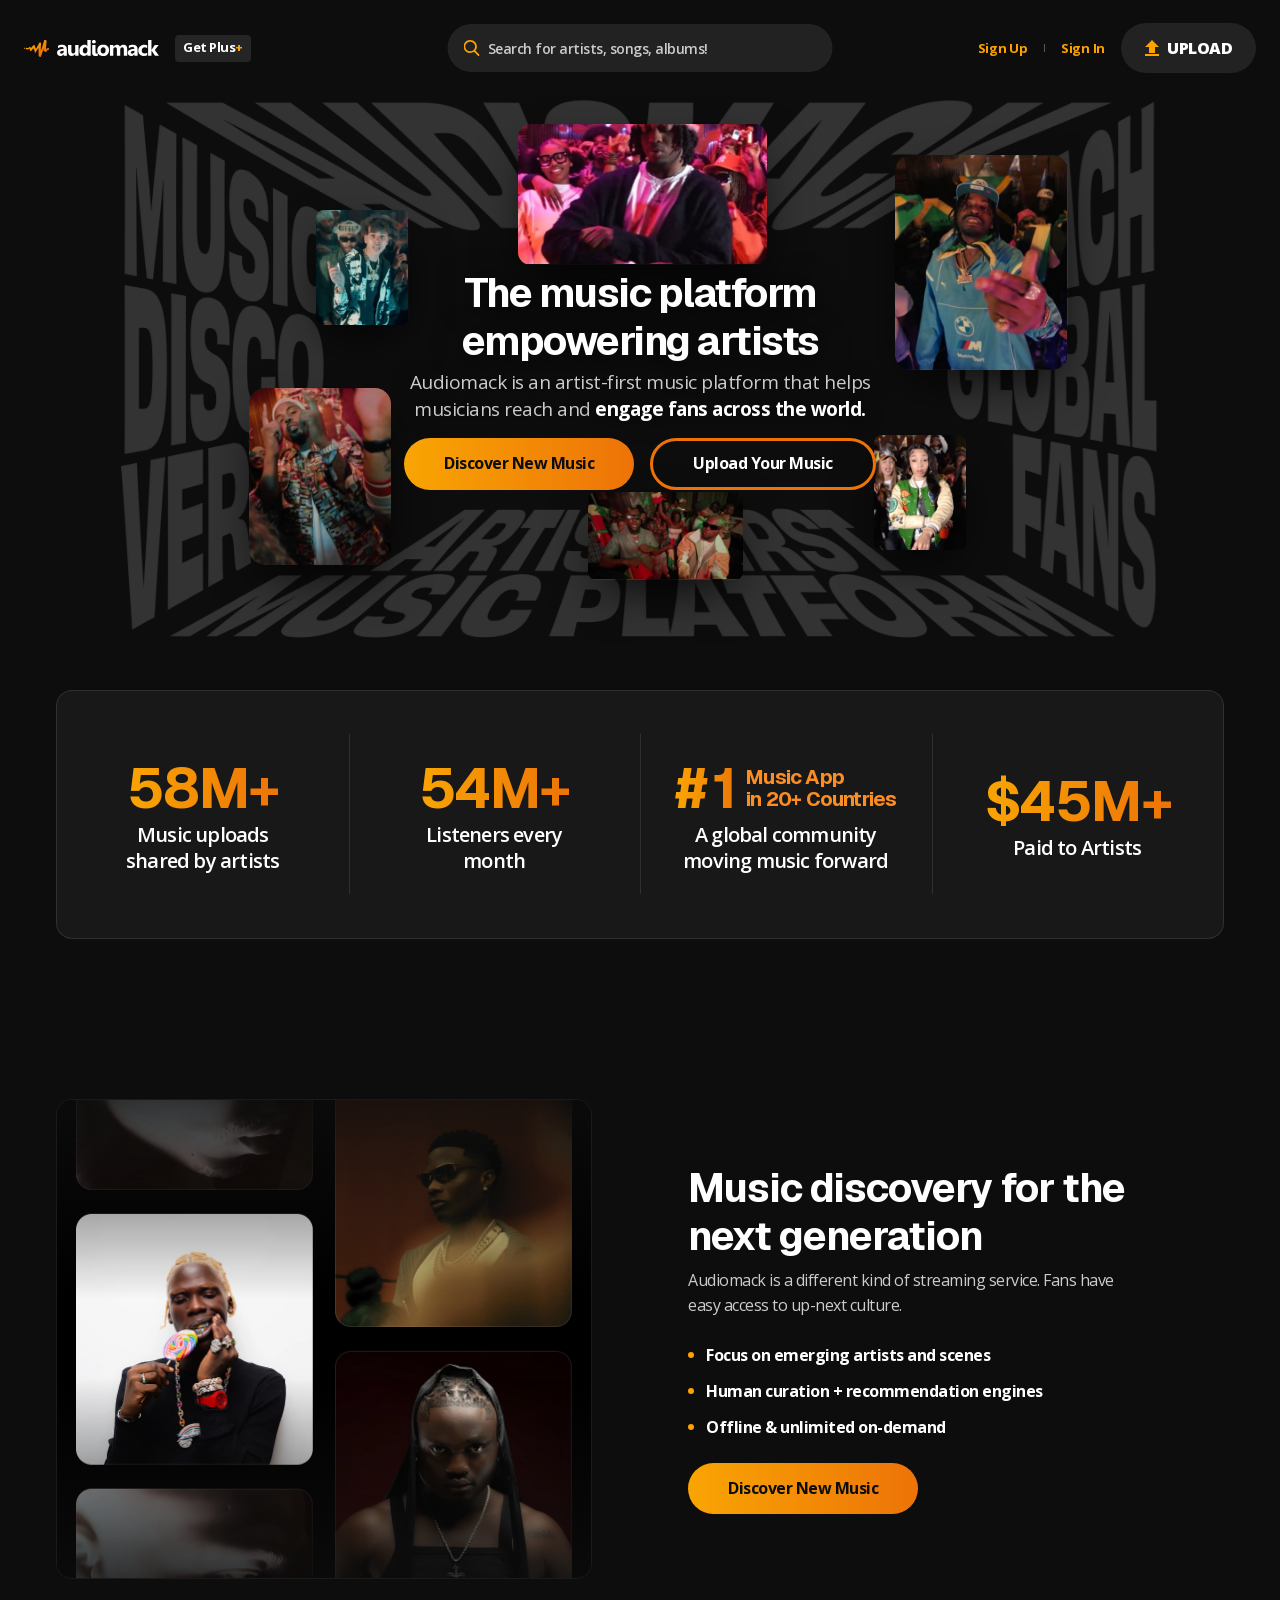
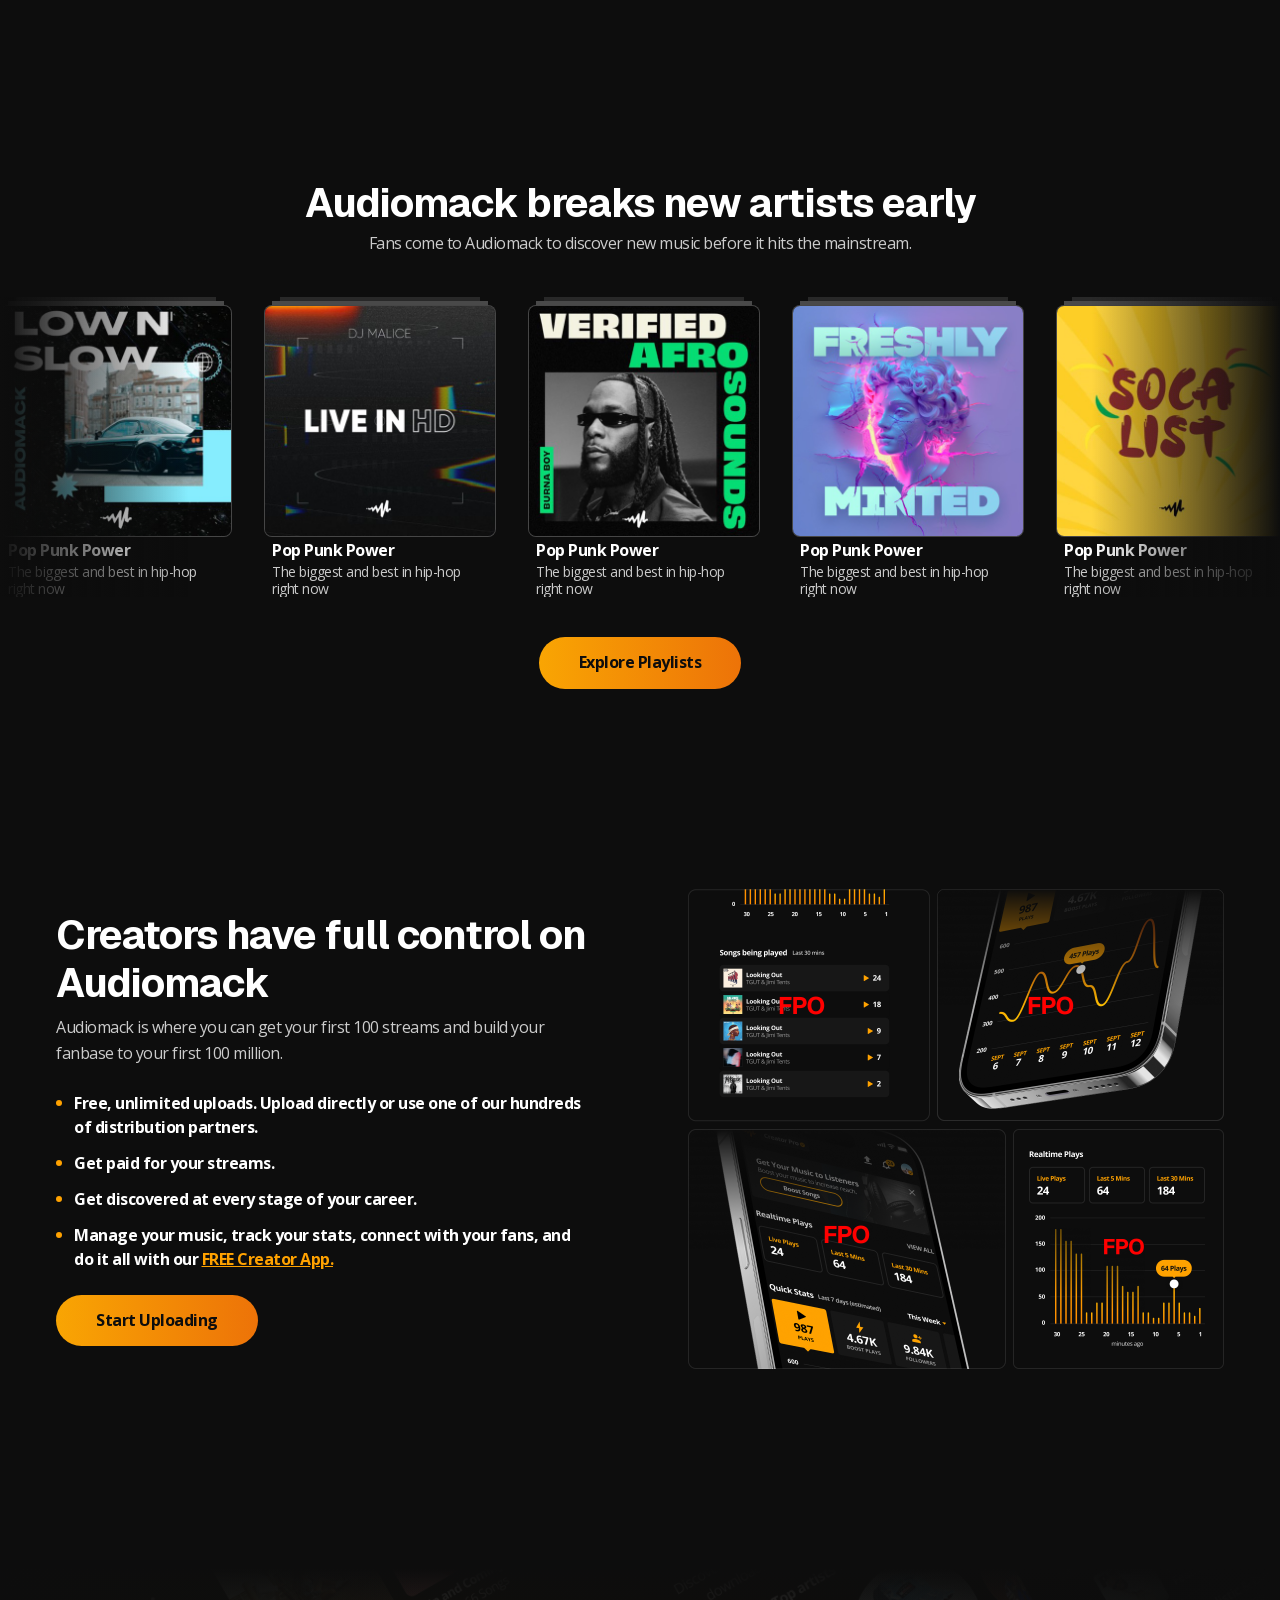
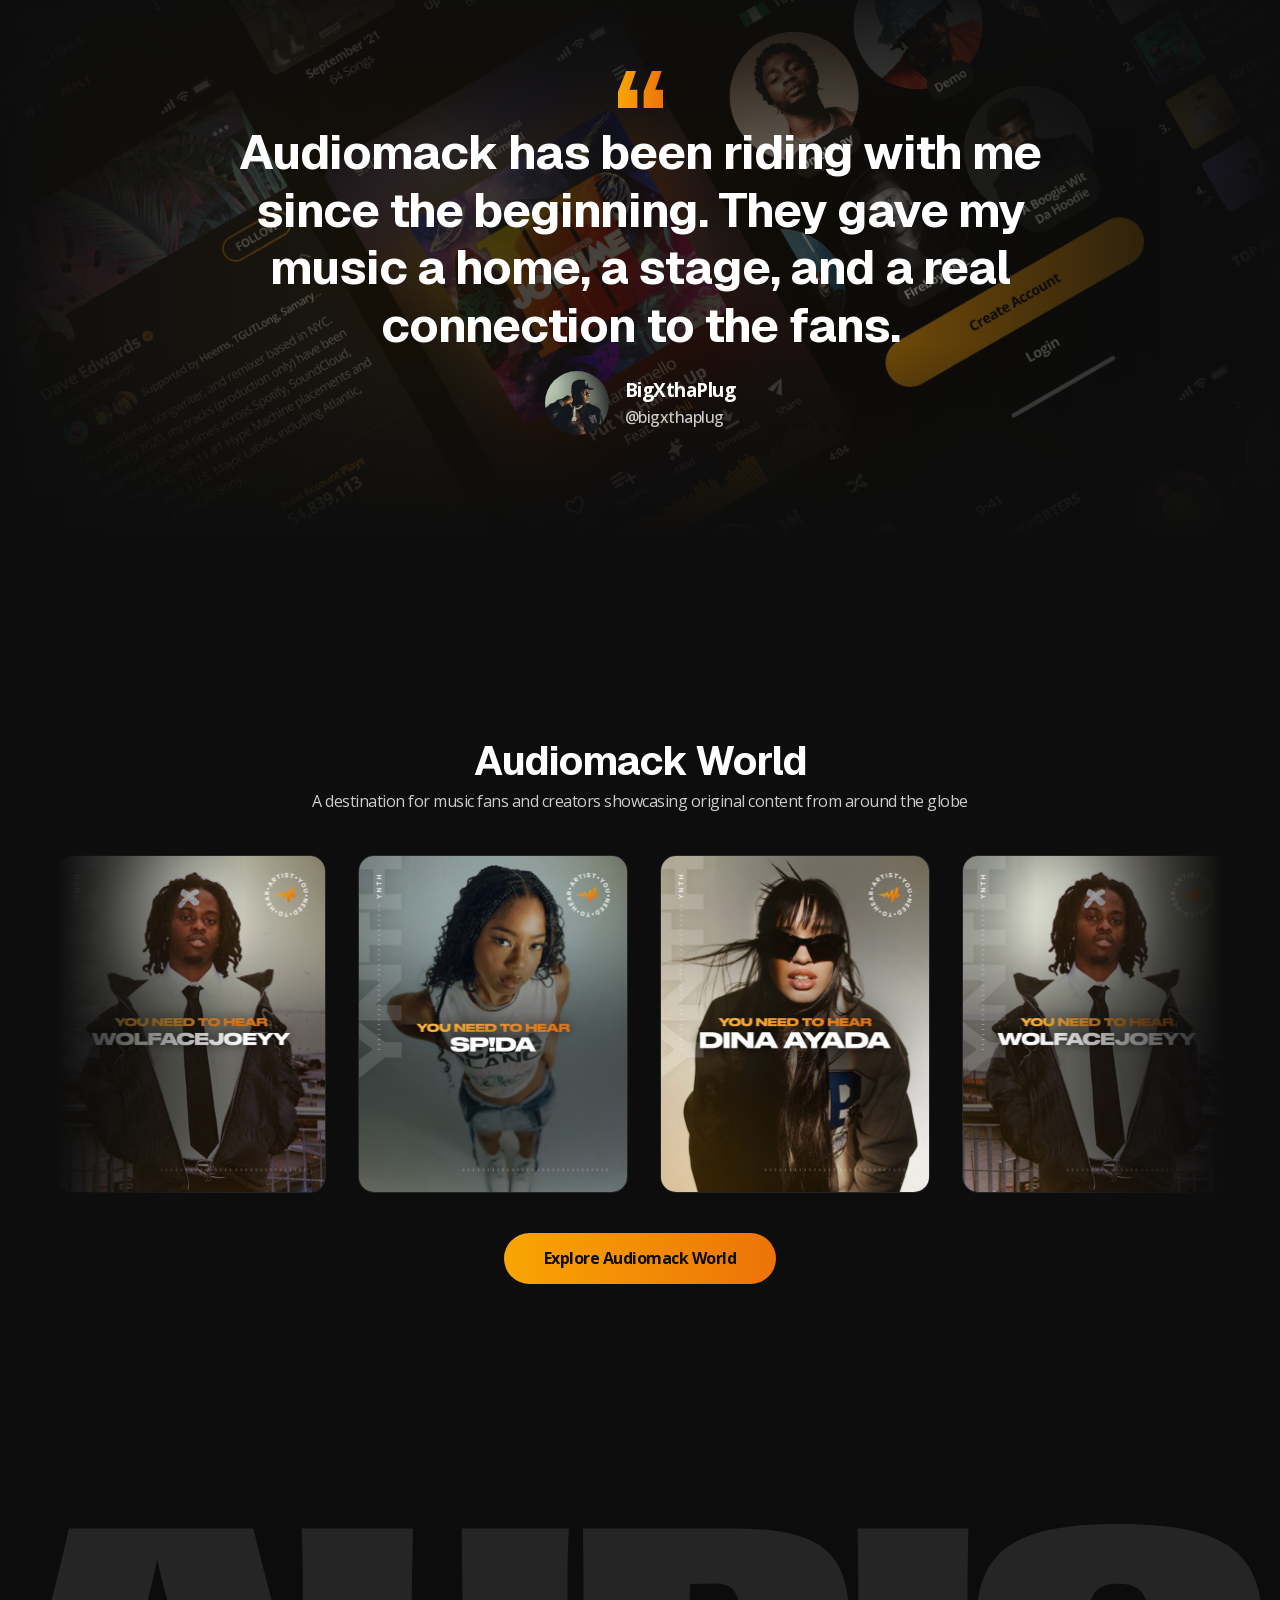
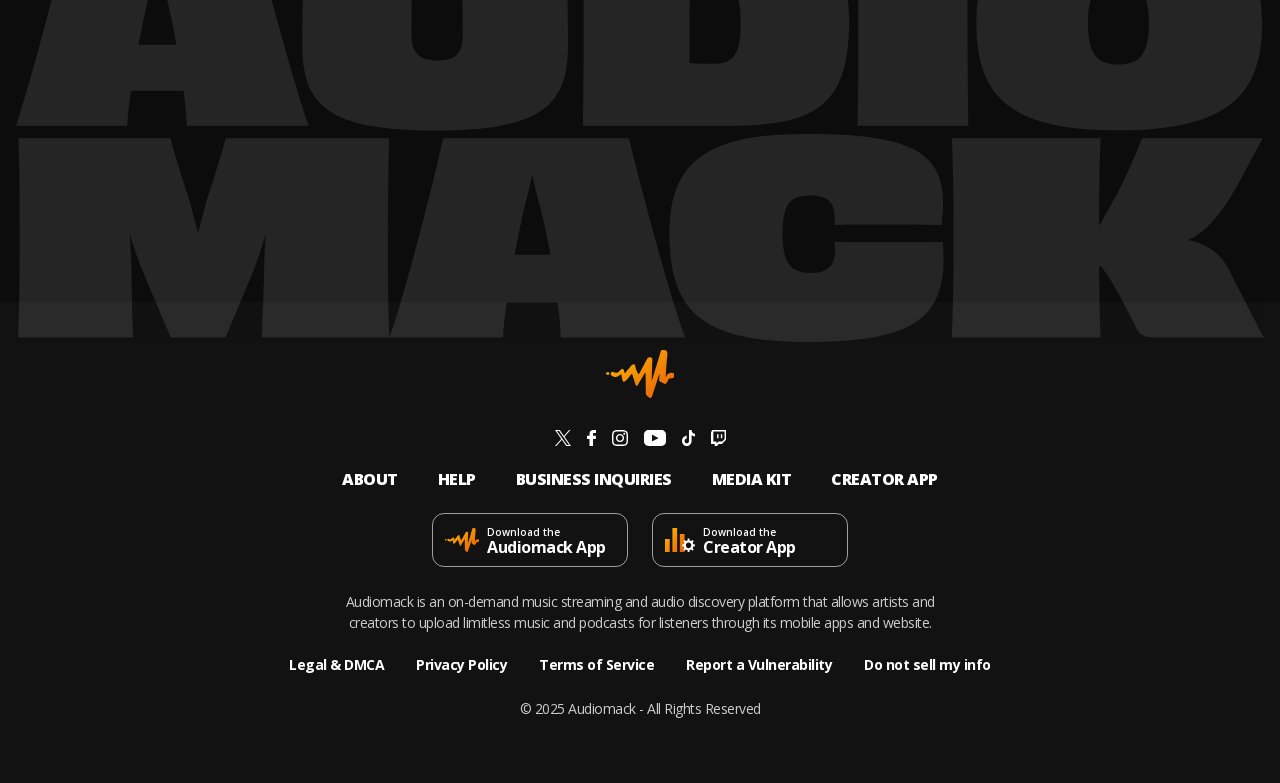
<file: index.html>
<!doctype html>
<html lang="en">
  <head>
    <meta charset="utf-8" />
    <meta name="viewport" content="width=device-width, initial-scale=1" />
    <meta name="robots" content="noindex, nofollow" />
    <title>Audiomack — The music platform empowering artists</title>
    <meta
      name="description"
      content="Audiomack is an artist-first music platform that helps musicians reach and engage fans across the world."
    />
    <link rel="icon" href="img/logo-mark.svg" type="image/svg+xml" />
    <link rel="preload" href="fonts/geist-latin-var.woff2" as="font" type="font/woff2" crossorigin />
    <link rel="preload" href="fonts/opensans-latin-var.woff2" as="font" type="font/woff2" crossorigin />
    <link rel="stylesheet" href="styles.css" />
  </head>
  <body>
    <!-- ============================================================ nav -->
    <header class="nav" id="nav">
      <nav class="nav__inner">
        <div class="nav__brand">
          <button class="nav__menu" type="button" aria-label="Menu">
            <span class="nav__menu-bars" aria-hidden="true"></span>
          </button>
          <a class="logo" href="./" aria-label="Audiomack home">
            <img class="logo__mark" src="img/logo-mark.svg" alt="" />
            <img class="logo__word" src="img/logo-word.svg" alt="Audiomack" />
          </a>
          <a class="pill-plus" href="#">Get Plus<span>+</span></a>
        </div>

        <div class="nav__search">
          <form class="search" role="search" onsubmit="return false">
            <label class="sr-only" for="site-search">Search for artists, songs, albums</label>
            <img class="search__icon" src="img/icon-search.svg" alt="" />
            <input
              class="search__input"
              id="site-search"
              type="search"
              placeholder="Search for artists, songs, albums!"
            />
          </form>
        </div>

        <div class="nav__actions">
          <button class="nav__search-btn" type="button" aria-label="Search">
            <span class="nav__search-glyph" aria-hidden="true"></span>
          </button>
          <div class="auth">
            <a href="#">Sign Up</a>
            <span class="auth__divider" aria-hidden="true"></span>
            <a href="#">Sign In</a>
          </div>
          <a class="btn-upload" href="#">
            <img src="img/icon-upload.svg" alt="" />
            <span>Upload</span>
          </a>
        </div>
      </nav>
    </header>

    <main>
      <!-- ========================================================= hero -->
      <section class="hero">
        <div class="hero__stage">
          <!-- extruded type backdrop -->
          <div class="hero__type" data-layer="hero-type">
            <img src="img/hero-type.png" alt="" />
          </div>

          <!-- floating artist cards; data-depth is a parallax weight -->
          <div class="hero__cards" data-layer="hero-cards">
            <div class="hero__card" data-depth="0.9"
                 style="left:19.444%; top:52.648%; width:11.111%; aspect-ratio:160/200; border-radius:16px">
              <video src="video/hero-card-1.mp4" poster="img/hero-card-1.jpg"
                     autoplay muted loop playsinline preload="auto" aria-hidden="true"></video>
            </div>
            <div class="hero__card" data-depth="0.45"
                 style="left:24.722%; top:20.546%; width:7.222%; aspect-ratio:104/130; border-radius:8px">
              <video src="video/hero-card-2.mp4" poster="img/hero-card-2.jpg"
                     autoplay muted loop playsinline preload="auto" aria-hidden="true"></video>
            </div>
            <div class="hero__card" data-depth="0.5"
                 style="left:68.264%; top:61.156%; width:7.222%; aspect-ratio:104/130; border-radius:8px">
              <video src="video/hero-card-3.mp4" poster="img/hero-card-3.jpg"
                     autoplay muted loop playsinline preload="auto" aria-hidden="true"></video>
            </div>
            <div class="hero__card" data-depth="0.75"
                 style="left:45.972%; top:71.589%; width:12.083%; aspect-ratio:174/98; border-radius:8px">
              <video src="video/hero-card-4.mp4" poster="img/hero-card-4.jpg"
                     autoplay muted loop playsinline preload="auto" aria-hidden="true"></video>
            </div>
            <div class="hero__card" data-depth="0.6"
                 style="left:40.486%; top:5.136%; width:19.444%; aspect-ratio:280/157.701; border-radius:12.874px">
              <video src="video/hero-card-5.mp4" poster="img/hero-card-5.jpg"
                     autoplay muted loop playsinline preload="auto" aria-hidden="true"></video>
            </div>
            <div class="hero__card" data-depth="1"
                 style="left:69.931%; top:10.594%; width:13.472%; aspect-ratio:194/242; border-radius:16px">
              <video src="video/hero-card-6.mp4" poster="img/hero-card-6.jpg"
                     autoplay muted loop playsinline preload="auto" aria-hidden="true"></video>
            </div>
          </div>

          <div class="hero__copy">
            <h1 class="hero__title">
              <span class="hero__title-line">The music platform</span>
              <span class="hero__title-line">empowering artists</span>
            </h1>
            <p class="hero__lede">
              Audiomack is an artist-first music platform that helps<br />
              musicians reach and <strong>engage fans across the world.</strong>
            </p>
            <div class="hero__actions">
              <a class="btn btn--primary" href="#">Discover New Music</a>
              <a class="btn btn--outline" href="#">Upload Your Music</a>
            </div>
          </div>
        </div>
      </section>

      <div class="stack">
        <div class="stack__pair">
          <!-- ==================================================== stats -->
          <div class="container">
            <div class="stats">
              <div class="stat">
                <div class="stat__value"><span class="stat__num">65M+</span></div>
                <p class="stat__label">Music uploads<br />shared by artists</p>
              </div>
              <div class="stat">
                <div class="stat__value"><span class="stat__num">60M+</span></div>
                <p class="stat__label">Listeners every<br />month</p>
              </div>
              <div class="stat stat--rank">
                <div class="stat__value">
                  <span class="stat__num">#1</span>
                  <span class="stat__rank-label">Music App<br />in 20+ Countries</span>
                </div>
                <p class="stat__label">A global community<br />moving music forward</p>
              </div>
              <div class="stat">
                <div class="stat__value"><span class="stat__num">$50M+</span></div>
                <p class="stat__label">Paid to Artists</p>
              </div>
            </div>
          </div>

          <!-- ================================================ discovery -->
          <div class="container">
            <div class="split">
              <div class="split__media">
                <div class="collage">
                  <!-- each column is one exported strip, doubled so the drift loops seamlessly -->
                  <div class="collage__col collage__col--a">
                    <div class="collage__track collage__track--up">
                      <img src="img/artists-left.png" alt="" />
                      <img src="img/artists-left.png" alt="" aria-hidden="true" />
                    </div>
                  </div>
                  <div class="collage__col collage__col--b">
                    <div class="collage__track collage__track--down">
                      <img src="img/artists-right.png" alt="" />
                      <img src="img/artists-right.png" alt="" aria-hidden="true" />
                    </div>
                  </div>
                  <div class="collage__fade collage__fade--top" aria-hidden="true"></div>
                  <div class="collage__fade collage__fade--bottom" aria-hidden="true"></div>
                </div>
              </div>

              <div class="split__body">
                <div class="section-copy section-copy--narrow">
                  <div>
                    <h2>Music discovery for the next generation</h2>
                    <p>
                      Audiomack is a different kind of streaming service. Fans
                      have easy access to up-next culture.
                    </p>
                  </div>
                  <ul class="bullets">
                    <li><img src="img/bullet.svg" alt="" /><span>Focus on emerging artists and scenes</span></li>
                    <li><img src="img/bullet.svg" alt="" /><span>Human curation + recommendation engines</span></li>
                    <li><img src="img/bullet.svg" alt="" /><span>Offline &amp; unlimited on-demand</span></li>
                  </ul>
                  <a class="btn btn--primary" href="#">Discover New Music</a>
                </div>
              </div>
            </div>
          </div>
        </div>

        <!-- ================================================== playlists -->
        <section class="section">
          <div class="container">
            <div class="section__head">
              <h2>Audiomack breaks new artists early</h2>
              <p>Fans come to Audiomack to discover new music before it hits the mainstream.</p>
            </div>
          </div>

          <div class="rail rail--marquee" data-marquee>
            <div class="rail__track">
              <div class="rail__items">
                <article class="tile">
                  <img class="tile__shelf" src="img/tile-shelf.svg" alt="" />
                  <div class="tile__art"><img src="img/pl-1.jpg" alt="Pop Punk Power" /></div>
                  <div class="tile__text">
                    <h3 class="tile__title">Pop Punk Power</h3>
                    <p class="tile__sub">The biggest and best in hip-hop right now</p>
                  </div>
                </article>
                <article class="tile">
                  <img class="tile__shelf" src="img/tile-shelf.svg" alt="" />
                  <div class="tile__art"><img src="img/pl-2.jpg" alt="Pop Punk Power" /></div>
                  <div class="tile__text">
                    <h3 class="tile__title">Pop Punk Power</h3>
                    <p class="tile__sub">The biggest and best in hip-hop right now</p>
                  </div>
                </article>
                <article class="tile">
                  <img class="tile__shelf" src="img/tile-shelf.svg" alt="" />
                  <div class="tile__art"><img src="img/pl-3.jpg" alt="Pop Punk Power" /></div>
                  <div class="tile__text">
                    <h3 class="tile__title">Pop Punk Power</h3>
                    <p class="tile__sub">The biggest and best in hip-hop right now</p>
                  </div>
                </article>
                <article class="tile">
                  <img class="tile__shelf" src="img/tile-shelf.svg" alt="" />
                  <div class="tile__art"><img src="img/pl-4.jpg" alt="Pop Punk Power" /></div>
                  <div class="tile__text">
                    <h3 class="tile__title">Pop Punk Power</h3>
                    <p class="tile__sub">The biggest and best in hip-hop right now</p>
                  </div>
                </article>
                <article class="tile">
                  <img class="tile__shelf" src="img/tile-shelf.svg" alt="" />
                  <div class="tile__art"><img src="img/pl-5.jpg" alt="Pop Punk Power" /></div>
                  <div class="tile__text">
                    <h3 class="tile__title">Pop Punk Power</h3>
                    <p class="tile__sub">The biggest and best in hip-hop right now</p>
                  </div>
                </article>
              </div>
            </div>
            <div class="rail__fade rail__fade--start" aria-hidden="true"></div>
            <div class="rail__fade rail__fade--end" aria-hidden="true"></div>
          </div>

          <a class="btn btn--primary" href="#">Explore Playlists</a>
        </section>

        <!-- =================================================== creators -->
        <div class="container">
          <div class="split">
            <div class="split__body">
              <div class="section-copy">
                <div>
                  <h2>Creators have full control on Audiomack</h2>
                  <p>
                    Audiomack is where you can get your first 100 streams and
                    build your fanbase to your first 100 million.
                  </p>
                </div>
                <ul class="bullets">
                  <li>
                    <img src="img/bullet.svg" alt="" />
                    <span>Free, unlimited uploads. Upload directly or use one of our hundreds of distribution partners.</span>
                  </li>
                  <li><img src="img/bullet.svg" alt="" /><span>Get paid for your streams.</span></li>
                  <li><img src="img/bullet.svg" alt="" /><span>Get discovered at every stage of your career.</span></li>
                  <li>
                    <img src="img/bullet.svg" alt="" />
                    <span>Manage your music, track your stats, connect with your fans, and do it all with our
                      <a href="#">FREE Creator App.</a></span>
                  </li>
                </ul>
                <a class="btn btn--primary" href="inner.html">Start Uploading</a>
              </div>
            </div>

            <div class="split__media">
              <div class="dashboard">
                <img src="img/creator-dashboard.png" alt="" />
              </div>
            </div>
          </div>
        </div>

        <!-- ================================================ testimonial -->
        <section class="quote">
          <div class="quote__inner">
            <img class="quote__bg" src="img/testimonial-collage.jpg" alt="" />
            <div class="quote__wash" aria-hidden="true"></div>
            <div class="quote__fade-y" aria-hidden="true"></div>
            <div class="quote__fade-x" aria-hidden="true"></div>

            <figure class="quote__figure">
              <img class="quote__mark" src="img/quote-mark.svg" alt="" aria-hidden="true" />
              <blockquote class="quote__text">
                Audiomack has been riding with me since the beginning. They gave
                my music a home, a stage, and a real connection to the fans.
              </blockquote>
              <figcaption class="quote__by">
                <img class="quote__avatar" src="img/avatar-bigx.png" alt="" />
                <div>
                  <p class="quote__name">BigXthaPlug</p>
                  <p class="quote__handle">@bigxthaplug</p>
                </div>
              </figcaption>
            </figure>
          </div>
        </section>

        <!-- ====================================================== world -->
        <section class="section">
          <div class="container">
            <div class="section__head">
              <h2>Audiomack World</h2>
              <p>
                A destination for music fans and creators showcasing original
                content from around the globe
              </p>
            </div>
          </div>

          <!-- Frame 26086895: clipped to the content column (1168px), black fades
               either side, and drifting left forever like the playlist rail -->
          <div class="rail rail--framed" data-marquee>
            <div class="rail__track">
              <div class="rail__items">
                <div class="world-card"><img src="img/world-1.jpg" alt="" /></div>
                <div class="world-card"><img src="img/world-2.jpg" alt="" /></div>
                <div class="world-card"><img src="img/world-3.jpg" alt="" /></div>
                <div class="world-card"><img src="img/world-1.jpg" alt="" /></div>
                <div class="world-card"><img src="img/world-4.jpg" alt="" /></div>
              </div>
            </div>
            <div class="rail__fade rail__fade--start" aria-hidden="true"></div>
            <div class="rail__fade rail__fade--end" aria-hidden="true"></div>
          </div>

          <a class="btn btn--primary" href="#">Explore Audiomack World</a>
        </section>

        <!-- =========================================== wordmark + footer -->
        <div>
          <div class="wordmark">
            <img src="img/wordmark-audiomack.svg" alt="Audiomack" />
          </div>

          <footer class="footer">
            <div class="footer__inner">
              <img class="footer__mark" src="img/logo-mark.svg" alt="Audiomack" />
              <img class="footer__social" src="img/social-icons.svg" alt="Audiomack on social media" />

              <nav class="footer__nav" aria-label="Footer">
                <a href="#">About</a>
                <a href="#">Help</a>
                <a href="#">Business inquiries</a>
                <a href="#">Media Kit</a>
                <a href="#">Creator App</a>
              </nav>

              <div class="badges">
                <a class="badge" href="#">
                  <img src="img/badge-mark.svg" alt="" style="width:34px" />
                  <span>
                    <span class="badge__eyebrow">Download the</span>
                    <span class="badge__label">Audiomack App</span>
                  </span>
                </a>
                <a class="badge" href="#">
                  <img src="img/badge-creator-icon.svg" alt="" style="width:30px" />
                  <span>
                    <span class="badge__eyebrow">Download the</span>
                    <span class="badge__label">Creator App</span>
                  </span>
                </a>
              </div>

              <p class="footer__about">
                Audiomack is an on-demand music streaming and audio discovery
                platform that allows artists and creators to upload limitless
                music and podcasts for listeners through its mobile apps and
                website.
              </p>

              <nav class="footer__legal" aria-label="Legal">
                <a href="#">Legal &amp; DMCA</a>
                <a href="#">Privacy Policy</a>
                <a href="#">Terms of Service</a>
                <a href="#">Report a Vulnerability</a>
                <a href="#">Do not sell my info</a>
              </nav>

              <p class="footer__copyright">© 2025 Audiomack - All Rights Reserved</p>
            </div>
          </footer>
        </div>
      </div>
    </main>

    <script src="main.js"></script>
  </body>
</html>
</file>
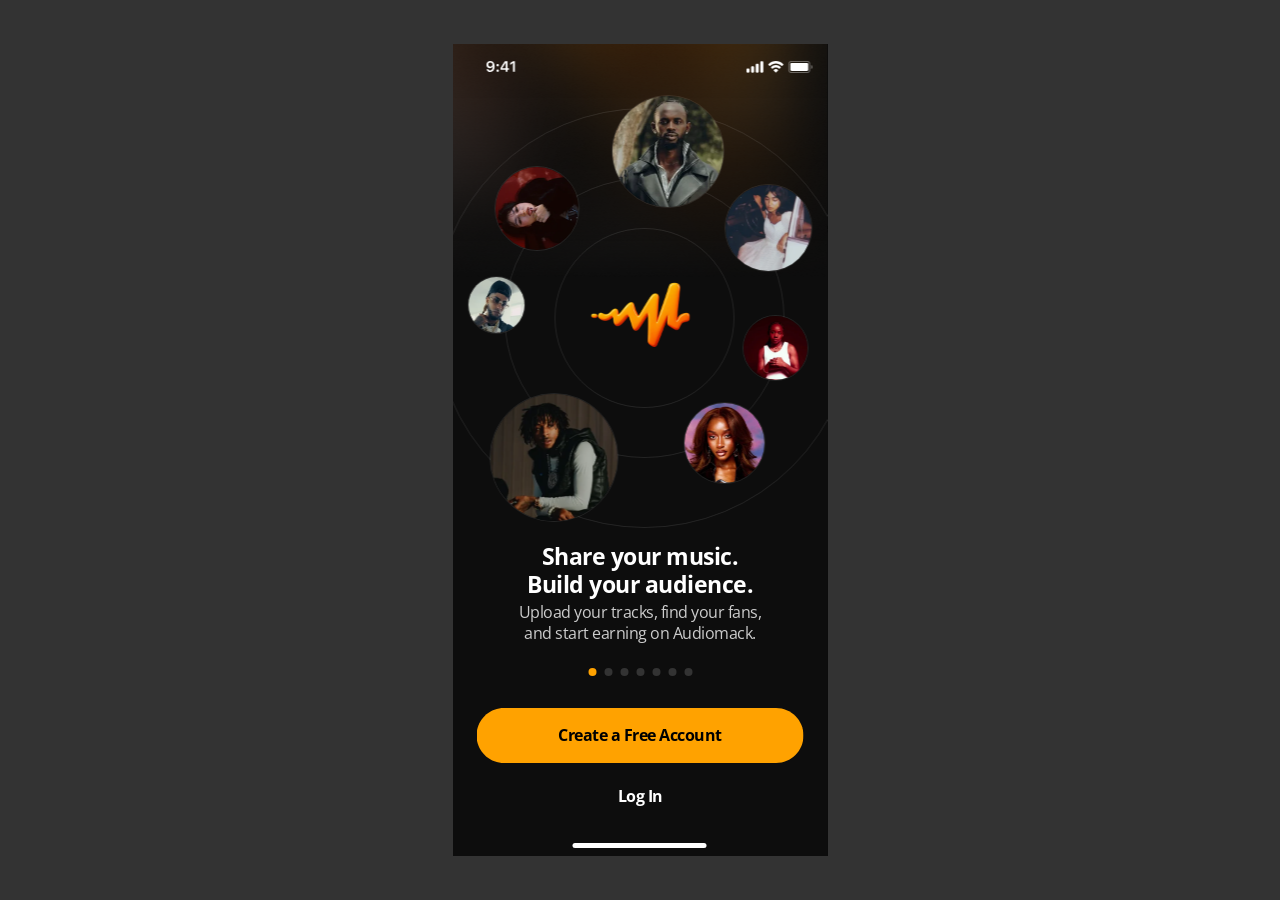
<file: creator-onboarding/index.html>
<!doctype html>
<html lang="en">
<head>
  <meta charset="utf-8">
  <meta name="viewport" content="width=device-width, initial-scale=1, viewport-fit=cover">
  <title>Audiomack Creator Onboarding</title>
  <link rel="preconnect" href="https://fonts.googleapis.com">
  <link rel="preconnect" href="https://fonts.gstatic.com" crossorigin>
  <link href="https://fonts.googleapis.com/css2?family=Open+Sans:wght@400;500;600;700&display=swap" rel="stylesheet">
  <link rel="stylesheet" href="styles.css">
</head>
<body>
  <main id="phone" aria-label="Audiomack creator onboarding">

    <!-- Fixed brown glow: shared by every screen, never fades -->
    <div class="glow" aria-hidden="true"></div>

    <!-- Swipeable slides: graphic (image) + headline/subtext (live text) -->
    <div id="stage">
      <section class="slide" aria-label="1 of 7">
        <div class="art art--intro">
          <i class="ring p par fx-ring" style="left:-18px;--depth:0.25;top:64px;width:420px;height:420px;--d:0ms"></i>
          <i class="ring p par fx-ring" style="left:52px;--depth:0.4;top:134px;width:280px;height:280px;--d:90ms"></i>
          <i class="ring p par fx-ring" style="left:102px;--depth:0.55;top:184px;width:180px;height:180px;--d:180ms"></i>
          <div class="p par fx-pop" style="left:134px;top:235px;--depth:0.4;width:108px;height:72px;--d:120ms"><img class="idle-pulse" src="assets/fig2/i-logo.webp" alt="" draggable="false"></div>
          <div class="p par fx-pop" style="left:159px;top:51px;--depth:1.5;width:113px;height:113px;--d:300ms"><div class="avatar idle-float" style="--ph:0.0s"><img style="left:-15px;top:-32px;width:141px;height:212px" src="assets/fig2/i-c.webp" alt="" draggable="false"></div></div>
          <div class="p par fx-pop" style="left:272px;top:140px;--depth:1.2;width:88px;height:88px;--d:380ms"><div class="avatar idle-float" style="--ph:0.8s"><img style="left:-9px;top:-7.67px;width:102.667px;height:102.667px" src="assets/fig2/i-a.webp" alt="" draggable="false"></div></div>
          <div class="p par fx-pop" style="left:290px;top:271px;--depth:0.8;width:66px;height:66px;--d:460ms"><div class="avatar idle-float" style="--ph:1.6s"><img src="assets/fig2/i-g.webp" alt="" draggable="false"></div></div>
          <div class="p par fx-pop" style="left:231px;top:358px;--depth:1.0;width:82px;height:82px;--d:540ms"><div class="avatar idle-float" style="--ph:2.3s"><img style="left:-3.88px;top:-1px;width:84.877px;height:84.877px" src="assets/fig2/i-e.webp" alt="" draggable="false"></div></div>
          <div class="p par fx-pop" style="left:37px;top:349px;--depth:1.7;width:129px;height:129px;--d:620ms"><div class="avatar idle-float" style="--ph:0.5s"><img style="top:-.52%;height:101.04%" src="assets/fig2/i-f.webp" alt="" draggable="false"></div></div>
          <div class="p par fx-pop" style="left:15px;top:232px;--depth:0.7;width:58px;height:58px;--d:700ms"><div class="avatar idle-float" style="--ph:1.3s"><img style="left:-19.81px;top:-7.27px;width:87.896px;height:102.545px" src="assets/fig2/i-d.webp" alt="" draggable="false"></div></div>
          <div class="p par fx-pop" style="left:42px;top:122px;--depth:1.1;width:85px;height:85px;--d:780ms"><div class="avatar idle-float" style="--ph:2.0s"><img style="left:-1px;top:-1px;width:85px;height:85px" src="assets/fig2/i-b.webp" alt="" draggable="false"></div></div>
        </div>
        <div class="copy">
          <h1>Share your music.<br>Build your audience.</h1>
          <p>Upload your tracks, find your fans,<br>and start earning on Audiomack.</p>
        </div>
      </section>

      <section class="slide" aria-label="2 of 7">
        <div class="art">
          <div class="p fx-zoom" style="left:38px;top:237px;width:300px;height:289px;--d:140ms"><canvas class="globe" width="600" height="578"></canvas></div>
          <div class="pill" style="left:204px;top:296px;background:#003baa;color:#fff"><img src="assets/fig2/flag-1.webp" alt="" draggable="false"><span>New Follower</span></div>
          <div class="pill" style="left:17px;top:328px;background:#a50c00;color:#fff"><img src="assets/fig2/flag-2.webp" alt="" draggable="false"><span>Played Your Song</span></div>
          <div class="pill" style="left:182px;top:374px;background:#e6be12;color:#000"><img src="assets/fig2/flag-3.webp" alt="" draggable="false"><span>Added to Playlist</span></div>
          <div class="pill" style="left:49px;top:427px;background:#007231;color:#fff"><img src="assets/fig2/flag-4.webp" alt="" draggable="false"><span>Liked Your Album</span></div>
          <div class="p fx-rise" style="left:44px;top:94px;width:288px;height:125px;--d:0ms"><img src="assets/fig/reach-title.webp" alt="" draggable="false"></div>
        </div>
        <div class="copy">
          <h1>Get discovered.</h1>
          <p>Share your sound with 60 million<br>monthly listeners around the world.</p>
        </div>
      </section>

      <section class="slide" aria-label="3 of 7">
        <div class="art">
          <div class="p fx-pop" style="left:152px;top:95px;width:72px;height:72px;--d:0ms"><img class="idle-pulse" src="assets/fig/orb-dollar.svg" width="72" height="72" alt="" draggable="false"></div>
          <div class="p fx-rise" style="left:28px;top:151px;width:112px;--d:100ms"><div class="stat"><p class="label">Revenue</p><p class="value">$420.22</p></div></div>
          <div class="p fx-rise" style="left:132px;top:176px;width:109px;--d:180ms"><div class="stat" style="background:#13100c"><p class="label">30 Sec Plays</p><p class="value">212.6K</p></div></div>
          <div class="p fx-rise" style="left:229px;top:138px;width:121px;--d:260ms"><div class="stat" style="background:#1d150d"><p class="label">Boosted Songs</p><p class="value">298</p></div></div>
          <div class="chart" style="left:27px;top:263px;width:320.651px;height:261.756px">
            <div class="p fx-fade chart-grid" style="--d:300ms">
              <div class="nums"><p>$160</p><p>$120</p><p>$80</p><p>$40</p><p>$0</p></div>
              <i class="gl" style="inset:11.2% 0 88.4% 11.17%"></i>
              <i class="gl" style="inset:32.8% 0 66.8% 11.17%"></i>
              <i class="gl" style="inset:54% 0 45.6% 11.17%"></i>
              <i class="gl" style="inset:75.6% 0 24% 11.17%"></i>
              <i class="gl" style="inset:97.6% 0 2% 11.17%"></i>
            </div>
            <div class="p fx-wipe pad chart-line" style="--d:450ms;--dur:1300ms"><div class="rot"><img src="assets/fig/mont-line.svg" alt="" draggable="false"></div></div>
            <div class="p fx-pop chart-dot" style="--d:1100ms"><img src="assets/fig/mont-oval.svg" alt="" draggable="false"></div>
            <div class="p fx-pop chart-tip" style="--d:1200ms"><span>$100.62</span></div>
          </div>
        </div>
        <div class="copy">
          <h1>Get paid for your<br>streams.</h1>
          <p>Earn money from your music with<br>Audiomack’s monetization program.</p>
        </div>
      </section>

      <section class="slide" aria-label="4 of 7">
        <div class="art">
          <div class="p fx-pop" style="left:96.34px;top:185.34px;width:210.32px;height:210.32px;--d:0ms"><div class="up-wrap idle-float" style="--ph:0.4s"><img class="up-card" style="width:195px;height:195px;border-radius:8px;transform:rotate(-4.7deg)" src="assets/intro/cover-3.jpg" alt="" draggable="false"></div></div>
          <div class="p fx-pop" style="left:246.43px;top:142.84px;width:72px;height:72px;--d:420ms"><img class="idle-pulse" src="assets/fig2/orb-upload.svg" width="72" height="72" alt="" draggable="false"></div>
          <div class="p fx-rise" style="left:30.43px;top:359.84px;width:138.84px;--d:560ms"><div class="stat big"><p class="label">Alltime Plays</p><p class="value">640,827</p></div></div>
          <div class="p fx-pop" style="left:58px;top:140px;width:102px;height:102px;--d:140ms"><div class="up-wrap idle-float" style="--ph:1.2s"><img class="up-card" style="width:102px;height:102px;border-radius:8px" src="assets/intro/cover-2.jpg" alt="" draggable="false"></div></div>
          <div class="p fx-pop" style="left:275px;top:242px;width:72.32px;height:72.32px;--d:260ms"><div class="up-wrap idle-float" style="--ph:2.0s"><img class="up-card" style="width:66px;height:66px;border-radius:8px;box-shadow:0 0 80px rgba(0,0,0,.8);transform:rotate(5.79deg)" src="assets/intro/cover-1.jpg" alt="" draggable="false"></div></div>
          <div class="p fx-pop" style="left:250px;top:359px;width:81.698px;height:81.698px;--d:340ms"><div class="up-wrap idle-float" style="--ph:0.9s"><img class="up-card" style="width:80.911px;height:80.911px;border-radius:8px;box-shadow:0 0 80px rgba(0,0,0,.8);transform:rotate(0.56deg)" src="assets/intro/cover-6.jpg" alt="" draggable="false"></div></div>
          <div class="p fx-pop" style="left:40px;top:285px;width:56.179px;height:56.179px;--d:220ms"><div class="up-wrap idle-float" style="--ph:1.6s"><img class="up-card" style="width:51.669px;height:51.669px;border-radius:4px;transform:rotate(-5.25deg)" src="assets/intro/cover-7.jpg" alt="" draggable="false"></div></div>
          <div class="p fx-pop" style="left:156px;top:407px;width:68.633px;height:68.633px;--d:400ms"><div class="up-wrap idle-float" style="--ph:2.6s"><img class="up-card" style="width:61px;height:61px;border-radius:8px;transform:rotate(-7.71deg)" src="assets/intro/cover-5.jpg" alt="" draggable="false"></div></div>
          <div class="p fx-pop" style="left:181px;top:113px;width:54px;height:54px;--d:300ms"><div class="up-wrap idle-float" style="--ph:0.3s"><img class="up-card" style="width:54px;height:54px;border-radius:8px" src="assets/intro/cover-4.jpg" alt="" draggable="false"></div></div>
        </div>
        <div class="copy">
          <h1>Drop as much music<br>as you want.</h1>
          <p>No upload fees or limits.</p>
        </div>
      </section>

      <section class="slide" aria-label="5 of 7">
        <div class="art">
          <div class="p fx-left" style="left:25px;top:101px;width:280px;--d:100ms"><div class="track-row"><div class="thumb"><img src="assets/fig/st-thumb-1.webp" alt="" draggable="false"></div><div class="meta"><p class="t">Can't Change</p><p class="s">TGUT &amp; WAV</p></div><div class="plays"><img src="assets/fig/play-icon.svg" width="11" height="12" alt="" draggable="false"><span>4,843</span></div></div></div>
          <div class="p fx-right" style="left:72px;top:173px;width:280px;--d:220ms"><div class="track-row"><div class="thumb"><img src="assets/fig/st-thumb-2.webp" alt="" draggable="false"></div><div class="meta"><p class="t">Tell Me</p><p class="s">TGUT &amp; Jay Prince</p></div><div class="plays"><img src="assets/fig/play-icon.svg" width="11" height="12" alt="" draggable="false"><span>3,812</span></div></div></div>
          <div class="p fx-left" style="left:40px;top:245px;width:280px;--d:340ms"><div class="track-row"><div class="thumb"><img src="assets/fig/st-thumb-3.webp" alt="" draggable="false"></div><div class="meta"><p class="t">IYGT</p><p class="s">TGUT</p></div><div class="plays"><img src="assets/fig/play-icon.svg" width="11" height="12" alt="" draggable="false"><span>2,738</span></div></div></div>
          <div class="p fx-rise-s" style="left:26px;top:329px;width:283px;--d:600ms"><div class="country"><div class="c-top"><img class="flag" src="assets/fig/flag-usa.webp" alt="" draggable="false"><span class="c-name">USA</span><span class="c-pct">58%</span></div><div class="bar"><div class="p fx-fill" style="left:0px;top:0;width:165px;height:6px;--d:700ms;--dur:1000ms"><img src="assets/fig/fill-1.svg" alt="" draggable="false"></div></div></div></div>
          <div class="p fx-rise-s" style="left:66px;top:388px;width:283px;--d:720ms"><div class="country"><div class="c-top"><img class="flag" src="assets/fig/flag-nigeria.webp" alt="" draggable="false"><span class="c-name">Nigeria</span><span class="c-pct">28%</span></div><div class="bar"><div class="p fx-fill" style="left:1px;top:0;width:84px;height:6px;--d:820ms;--dur:1000ms"><img src="assets/fig/fill-2.svg" alt="" draggable="false"></div></div></div></div>
          <div class="p fx-rise-s" style="left:26px;top:447px;width:283px;--d:840ms"><div class="country"><div class="c-top"><img class="flag" src="assets/fig/flag-australia.webp" alt="" draggable="false"><span class="c-name">Australia</span><span class="c-pct">14%</span></div><div class="bar"><div class="p fx-fill" style="left:1px;top:0;width:32px;height:6px;--d:940ms;--dur:1000ms"><img src="assets/fig/fill-3.svg" alt="" draggable="false"></div></div></div></div>
          <div class="p fx-pop" style="left:161px;top:48px;width:72px;height:72px;--d:0ms"><img class="idle-pulse" src="assets/fig/orb-play.svg" width="72" height="72" alt="" draggable="false"></div>
        </div>
        <div class="copy">
          <h1>Know who's listening.</h1>
          <p>Track your plays and see<br>where your fans are.</p>
        </div>
      </section>

      <section class="slide" aria-label="6 of 7">
        <div class="art">
          <div class="p fx-fade" style="left:-24px;top:54px;width:415px;height:443px;--d:0ms"><img src="assets/fig/fans-ellipse.svg" alt="" draggable="false"></div>
          <div class="p fx-rise-big" style="left:27px;top:76px;width:314px;height:433px;--d:60ms">
            <div class="post"><div class="post-shot"><img src="assets/fig2/fans-post.webp" alt="" draggable="false"></div></div>
          </div>
          <div class="p fx-rise-big post-fade" style="left:0;top:337px;width:375px;height:180px;--d:60ms"></div>
          <div class="p fx-pop" style="left:228px;top:52px;width:72px;height:72px;--d:320ms"><img class="idle-pulse" src="assets/fig2/orb-chat.svg" width="72" height="72" alt="" draggable="false"></div>
        </div>
        <div class="copy">
          <h1>Connect with your fans.</h1>
          <p>Message your followers &amp; join the<br>conversation in your comments.</p>
        </div>
      </section>

      <section class="slide" aria-label="7 of 7">
        <div class="art">
          <div class="post-fade" style="left:0;top:337px;width:375px;height:180px"></div>
          <div class="p fx-rise-big" style="left:17px;top:151px;width:202.725px;height:153px;--d:0ms"><img src="assets/fig2/tile-a.webp" alt="" draggable="false"></div>
          <div class="p fx-rise-big" style="left:224.24px;top:151px;width:134.512px;height:153px;--d:100ms"><img src="assets/fig2/tile-b.webp" alt="" draggable="false"></div>
          <div class="p fx-rise-big" style="left:17px;top:309.1px;width:154.275px;height:147.9px;--d:200ms"><img src="assets/fig2/tile-c.webp" alt="" draggable="false"></div>
          <div class="p fx-rise-big" style="left:175.79px;top:309.1px;width:182.962px;height:147.9px;--d:300ms"><img src="assets/fig2/tile-d.webp" alt="" draggable="false"></div>
          <div class="p fx-rise-big" style="left:60px;top:135.81px;width:134.148px;height:162.042px;--d:380ms"><img src="assets/fig2/card-back.webp" alt="" draggable="false"></div>
          <div class="p fx-rise-big" style="left:40px;top:117px;width:145.012px;height:175.165px;--d:380ms"><img class="share-front idle-float" style="--ph:0.6s" src="assets/fig2/card-front.webp" alt="" draggable="false"></div>
          <div class="p fx-pop" style="left:228px;top:86px;width:72px;height:72px;--d:640ms"><img class="idle-pulse" src="assets/fig2/orb-bolt.svg" width="72" height="72" alt="" draggable="false"></div>
        </div>
        <div class="copy">
          <h1>More ways to grow.</h1>
          <p>Reach more listeners, plan every<br>release and reward your biggest fans.</p>
        </div>
      </section>
    </div>

    <!-- Fixed UI -->
    <div class="status" aria-hidden="true">
      <img class="status-time" src="assets/status-time.svg" width="52" height="22" alt="" draggable="false">
      <img class="status-right" src="assets/status-right.svg" width="66.661" height="11.336" alt="" draggable="false">
    </div>

    <div class="dots" aria-hidden="true">
      <i></i><i></i><i></i><i></i><i></i><i></i><i></i>
    </div>

    <button class="cta" type="button">
      <img src="assets/btn-orange-large.svg" width="327" height="55" alt="" draggable="false">
      <span>Create a Free Account</span>
    </button>
    <button class="login" type="button">Log In</button>

    <div class="home-indicator" aria-hidden="true"></div>
  </main>

  <script src="app.js"></script>
</body>
</html>
</file>
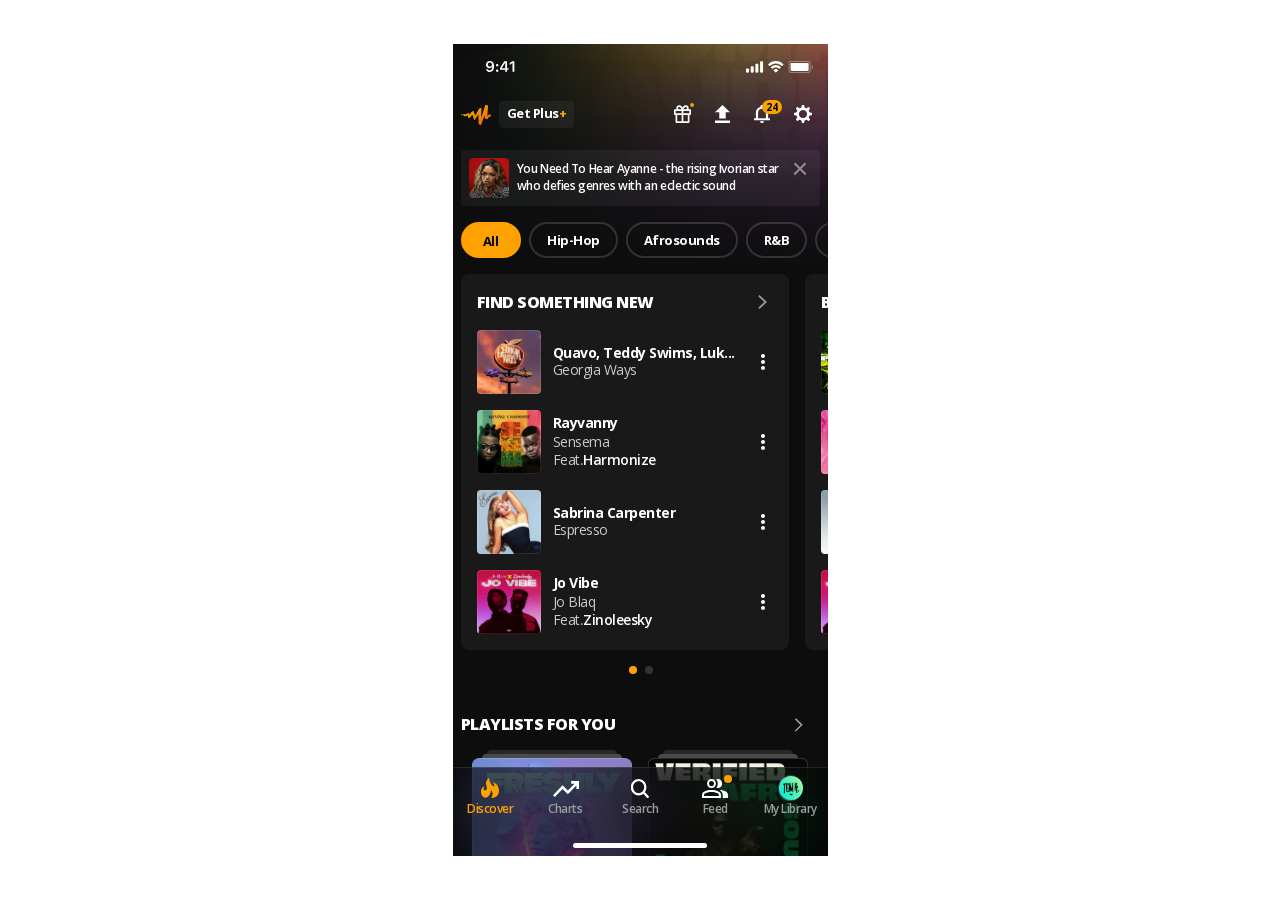
<file: discover/index.html>
<!doctype html>
<html lang="en">
  <head>
    <meta charset="utf-8" />
    <meta name="viewport" content="width=device-width, initial-scale=1, viewport-fit=cover" />
    <meta name="robots" content="noindex, nofollow" />
    <meta name="theme-color" content="#000000" />
    <title>Audiomack — Discover</title>
    <link rel="icon" href="img/logo-mark.svg" type="image/svg+xml" />
    <link rel="stylesheet" href="styles.css" />
  </head>
  <body>
    <div class="screen" id="screen">
      <!-- ============================================================ scroll -->
      <div class="scroll" id="scroll">
        <div class="top-blur" aria-hidden="true">
          <div class="top-blur__mesh"><img src="img/top-gradient-mesh.png" alt="" /></div>
          <img class="top-blur__wordmark" src="img/top-wordmark-outline.svg" width="1184.02" height="159.24" alt="" />
        </div>

        <main class="content">
          <!-- ======================================================= titlebar -->
          <div class="titlebar">
            <a class="titlebar__logo" href="#" aria-label="Audiomack home">
              <img src="img/logo-mark.svg" width="30" height="20" alt="" />
            </a>
            <a class="pill-link" href="#">Get Plus <span>+</span></a>
            <a class="titlebar__gift" href="#" aria-label="Ad-free"><img src="img/icon-gift.svg" width="20.875" height="19.875" alt="" /></a>
            <a class="titlebar__upload" href="#" aria-label="Upload"><img src="img/icon-upload.svg" width="15" height="18" alt="" /></a>
            <a class="titlebar__bell" href="#" aria-label="Notifications, 24 unread"><img src="img/icon-bell.svg" width="16" height="18" alt="" /></a>
            <span class="titlebar__badge" aria-hidden="true">24</span>
            <a class="titlebar__settings" href="#" aria-label="Settings"><img src="img/icon-settings.svg" width="18" height="18" alt="" /></a>
          </div>

          <!-- ======================================================== upsell -->
          <aside class="upsell" id="upsell">
            <div class="upsell__img">
              <img src="img/upsell-ayanne.jpg" alt="" />
            </div>
            <p class="upsell__text">
              You Need To Hear Ayanne - the rising Ivorian star who defies genres with an eclectic sound
            </p>
            <button class="upsell__close" type="button" aria-label="Dismiss" data-dismiss="upsell">
              <img src="img/icon-x.svg" width="16" height="16" alt="" />
            </button>
          </aside>

          <!-- ======================================================= filters -->
          <nav class="filters hscroll" aria-label="Genres">
            <button class="filter is-active" type="button" aria-pressed="true">All</button>
            <button class="filter" type="button" aria-pressed="false">Hip-Hop</button>
            <button class="filter" type="button" aria-pressed="false">Afrosounds</button>
            <button class="filter" type="button" aria-pressed="false">R&amp;B</button>
            <button class="filter" type="button" aria-pressed="false">Electronic</button>
          </nav>

          <!-- ====================================================== for you -->
          <section class="section" aria-label="For you">
            <div class="carousel hscroll" id="carousel">
              <article class="foryou">
                <header class="foryou__head">
                  <h2 class="foryou__title">Find Something New</h2>
                  <a href="#" aria-label="See all"><img src="img/icon-chevron.svg" width="14.1421" height="14.1421" alt="" /></a>
                </header>
                <ul class="foryou__list">
                  <li class="foryou-item">
                    <div class="foryou-item__main">
                      <div class="art art--64"><img src="img/art-new-1.jpg" alt="" /></div>
                      <div class="foryou-item__copy foryou-item__copy--pair">
                        <p class="t-bold">Quavo, Teddy Swims, Luk...</p>
                        <p class="t-muted">Georgia Ways</p>
                      </div>
                    </div>
                    <button class="kabob" type="button" aria-label="More"><img src="img/icon-kabob.svg" width="16" height="4" alt="" /></button>
                  </li>
                  <li class="foryou-item">
                    <div class="foryou-item__main">
                      <div class="art art--64"><img src="img/art-new-2.jpg" alt="" /></div>
                      <div class="foryou-item__copy">
                        <p class="t-bold">Rayvanny</p>
                        <p class="t-muted">Sensema</p>
                        <p class="feat"><span class="feat__label">Feat<span>.</span></span><span>Harmonize</span></p>
                      </div>
                    </div>
                    <button class="kabob" type="button" aria-label="More"><img src="img/icon-kabob.svg" width="16" height="4" alt="" /></button>
                  </li>
                  <li class="foryou-item">
                    <div class="foryou-item__main">
                      <div class="art art--64"><img src="img/art-new-3.jpg" alt="" /></div>
                      <div class="foryou-item__copy foryou-item__copy--pair">
                        <p class="t-bold">Sabrina Carpenter</p>
                        <p class="t-muted">Espresso</p>
                      </div>
                    </div>
                    <button class="kabob" type="button" aria-label="More"><img src="img/icon-kabob.svg" width="16" height="4" alt="" /></button>
                  </li>
                  <li class="foryou-item">
                    <div class="foryou-item__main">
                      <div class="art art--64"><img src="img/art-new-4.jpg" alt="" /></div>
                      <div class="foryou-item__copy">
                        <p class="t-bold">Jo Vibe</p>
                        <p class="t-muted">Jo Blaq</p>
                        <p class="feat"><span class="feat__label">Feat<span>.</span></span><span>Zinoleesky</span></p>
                      </div>
                    </div>
                    <button class="kabob" type="button" aria-label="More"><img src="img/icon-kabob.svg" width="16" height="4" alt="" /></button>
                  </li>
                </ul>
              </article>

              <article class="foryou">
                <header class="foryou__head">
                  <h2 class="foryou__title">Back to Your Favorites</h2>
                  <a href="#" aria-label="See all"><img src="img/icon-chevron.svg" width="14.1421" height="14.1421" alt="" /></a>
                </header>
                <ul class="foryou__list">
                  <li class="foryou-item">
                    <div class="foryou-item__main">
                      <div class="art art--64"><img src="img/art-fav-1.png" alt="" /></div>
                      <div class="foryou-item__copy foryou-item__copy--pair">
                        <p class="t-bold">Georgia Ways</p>
                        <p class="t-muted">Quavo, Teddy Swims, Luke Br...</p>
                      </div>
                    </div>
                    <button class="kabob" type="button" aria-label="More"><img src="img/icon-kabob.svg" width="16" height="4" alt="" /></button>
                  </li>
                  <li class="foryou-item">
                    <div class="foryou-item__main">
                      <div class="art art--64"><img src="img/art-fav-2.png" alt="" /></div>
                      <div class="foryou-item__copy">
                        <p class="t-bold">Sensema</p>
                        <p class="t-muted">Rayvanny</p>
                        <p class="feat"><span class="feat__label">Feat<span>.</span></span><span>Yella Beezy</span></p>
                      </div>
                    </div>
                    <button class="kabob" type="button" aria-label="More"><img src="img/icon-kabob.svg" width="16" height="4" alt="" /></button>
                  </li>
                  <li class="foryou-item">
                    <div class="foryou-item__main">
                      <div class="art art--64"><img src="img/art-fav-3.png" alt="" /></div>
                      <div class="foryou-item__copy foryou-item__copy--pair">
                        <p class="t-bold">Espresso</p>
                        <p class="t-muted">Sabrina Carpenter</p>
                      </div>
                    </div>
                    <button class="kabob" type="button" aria-label="More"><img src="img/icon-kabob.svg" width="16" height="4" alt="" /></button>
                  </li>
                  <li class="foryou-item">
                    <div class="foryou-item__main">
                      <div class="art art--64"><img src="img/art-new-4.jpg" alt="" /></div>
                      <div class="foryou-item__copy">
                        <p class="t-bold">Jo Blaq</p>
                        <p class="t-muted">Jo Vibe</p>
                        <p class="feat"><span class="feat__label">Feat<span>.</span></span><span>Zinoleesky</span></p>
                      </div>
                    </div>
                    <button class="kabob" type="button" aria-label="More"><img src="img/icon-kabob.svg" width="16" height="4" alt="" /></button>
                  </li>
                </ul>
              </article>
            </div>
            <div class="dots" id="carousel-dots" role="tablist" aria-label="Slides">
              <button type="button" aria-label="Slide 1" aria-current="true"></button>
              <button type="button" aria-label="Slide 2" aria-current="false"></button>
            </div>
          </section>

          <!-- ===================================================== playlists -->
          <section class="section">
            <header class="module-head">
              <h2 class="module-head__title">Playlists for you</h2>
              <a class="module-head__more" href="#" aria-label="See all"><img src="img/icon-header-arrow.svg" width="10" height="10" alt="" /></a>
            </header>
            <ul class="grid">
              <li class="tile">
                <img class="tile__shelf" src="img/tile-shelf.svg" width="140" height="8" alt="" />
                <div class="art"><img src="img/pl-1.jpg" alt="" /></div>
                <h3 class="tile__title">Freshly Minter</h3>
                <p class="tile__desc">A collection of EDM/House/Afro Pop tracks to give you...</p>
              </li>
              <li class="tile">
                <img class="tile__shelf" src="img/tile-shelf.svg" width="140" height="8" alt="" />
                <div class="art"><img src="img/pl-2.png" alt="" /></div>
                <h3 class="tile__title">Verified: R&amp;B</h3>
                <p class="tile__desc">The biggest and best in Afrosounds right now</p>
              </li>
              <li class="tile">
                <img class="tile__shelf" src="img/tile-shelf.svg" width="140" height="8" alt="" />
                <div class="art"><img src="img/pl-3.png" alt="" /></div>
                <h3 class="tile__title">Audiomack: BOTW</h3>
                <p class="tile__desc">Our curators best new finds we addweekly</p>
              </li>
              <li class="tile">
                <img class="tile__shelf" src="img/tile-shelf.svg" width="140" height="8" alt="" />
                <div class="art"><img src="img/pl-4.jpg" alt="" /></div>
                <h3 class="tile__title">Low N Slow</h3>
                <p class="tile__desc">Welcome to Audiomack's Low and Slow playlist, whe...</p>
              </li>
            </ul>
          </section>

          <!-- ================================================ trending songs -->
          <section class="section">
            <header class="module-head">
              <h2 class="module-head__title">Trending Songs</h2>
              <a class="module-head__more" href="#" aria-label="See all"><img src="img/icon-header-arrow.svg" width="10" height="10" alt="" /></a>
            </header>
            <div class="columns hscroll">
              <ul class="songs">
                <li class="song">
                  <div class="art art--64"><img src="img/ts-1.jpg" alt="" /></div>
                  <div class="song__copy song__copy--14">
                    <p class="t-bold">Dave Edwards</p>
                    <p class="song__muted--2">DMV Intro</p>
                  </div>
                  <button class="kabob" type="button" aria-label="More"><img src="img/icon-more.svg" width="16" height="4" alt="" /></button>
                </li>
                <li class="songs__rule" aria-hidden="true"></li>
                <li class="song song--three">
                  <div class="art art--64"><img src="img/ts-2.png" alt="" /></div>
                  <div class="song__copy song__copy--14">
                    <p class="t-bold">TGUT</p>
                    <p class="song__muted">Swang</p>
                    <p class="song__line-feat"><span>Feat.</span> <b>Yella Beezy</b></p>
                  </div>
                  <button class="kabob" type="button" aria-label="More"><img src="img/icon-more.svg" width="16" height="4" alt="" /></button>
                </li>
                <li class="songs__rule" aria-hidden="true"></li>
                <li class="song song--three">
                  <div class="art art--64"><img src="img/ts-3.jpg" alt="" /></div>
                  <div class="song__copy song__copy--14">
                    <p class="t-bold">Chance the Rapper</p>
                    <p class="song__muted">All Day Long</p>
                    <p class="song__line-feat"><span>Feat.</span> <b>John Legend</b></p>
                  </div>
                  <button class="kabob" type="button" aria-label="More"><img src="img/icon-more.svg" width="16" height="4" alt="" /></button>
                </li>
                <li class="songs__rule" aria-hidden="true"></li>
                <li class="song song--three">
                  <div class="art art--64"><img src="img/ts-4.png" alt="" /></div>
                  <div class="song__copy song__copy--14">
                    <p class="t-bold">TGUT</p>
                    <p class="song__muted">GRIND</p>
                    <p class="song__line-feat"><span>Feat.</span> <b>Medikal</b></p>
                  </div>
                  <button class="kabob" type="button" aria-label="More"><img src="img/icon-more.svg" width="16" height="4" alt="" /></button>
                </li>
              </ul>
              <ul class="songs songs--wide">
                <li class="song song--three">
                  <div class="art art--64"><img src="img/ts-5.jpg" alt="" /></div>
                  <div class="song__copy song__copy--13">
                    <p class="song__artist13">Hoodrich Pablo Juan</p>
                    <p class="song__name13">DMV Intro</p>
                    <p class="song__feat13">Feat. <b>Yella Beezy</b></p>
                  </div>
                  <button class="kabob" type="button" aria-label="More"><img src="img/icon-more.svg" width="16" height="4" alt="" /></button>
                </li>
                <li class="songs__rule" aria-hidden="true"></li>
                <li class="song">
                  <div class="art art--64"><img src="img/ts-6.jpg" alt="" /></div>
                  <div class="song__copy song__copy--13 song__copy--tight">
                    <p class="song__name13">Hoodrich Pablo Juan</p>
                    <p class="song__feat13 song__muted">DMV Intro</p>
                  </div>
                  <button class="kabob" type="button" aria-label="More"><img src="img/icon-more.svg" width="16" height="4" alt="" /></button>
                </li>
                <li class="songs__rule" aria-hidden="true"></li>
                <li class="song">
                  <div class="art art--64"><img src="img/ts-7.jpg" alt="" /></div>
                  <div class="song__copy song__copy--13 song__copy--tight">
                    <p class="song__name13">Hoodrich Pablo Juan</p>
                    <p class="song__feat13 song__muted">DMV Intro</p>
                  </div>
                  <button class="kabob" type="button" aria-label="More"><img src="img/icon-more.svg" width="16" height="4" alt="" /></button>
                </li>
                <li class="songs__rule" aria-hidden="true"></li>
                <li class="song">
                  <div class="art art--64"><img src="img/ts-8.jpg" alt="" /></div>
                  <div class="song__copy song__copy--13 song__copy--tight">
                    <p class="song__name13">Hoodrich Pablo Juan</p>
                    <p class="song__feat13 song__muted">DMV Intro</p>
                  </div>
                  <button class="kabob" type="button" aria-label="More"><img src="img/icon-more.svg" width="16" height="4" alt="" /></button>
                </li>
              </ul>
            </div>
          </section>

          <!-- =============================================== trending albums -->
          <section class="section">
            <header class="module-head">
              <h2 class="module-head__title">Trending Albums</h2>
              <a class="module-head__more" href="#" aria-label="See all"><img src="img/icon-header-arrow-b.svg" width="10.1709" height="10.1709" alt="" /></a>
            </header>
            <ul class="grid">
              <li class="album">
                <div class="art"><img src="img/al-1.jpg" alt="" /></div>
                <span class="album__edge"><img src="img/album-edge.svg" width="144" height="8" alt="" /></span>
                <h3 class="album__title">Wally B. Seck</h3>
                <p class="album__sub">I Wanna Be Free</p>
              </li>
              <li class="album">
                <div class="art"><img src="img/al-2.png" alt="" /></div>
                <span class="album__edge"><img src="img/album-edge.svg" width="144" height="8" alt="" /></span>
                <h3 class="album__title">Reason</h3>
                <p class="album__sub">Moving Towards</p>
              </li>
              <li class="album">
                <div class="art"><img src="img/al-3.png" alt="" /></div>
                <span class="album__edge"><img src="img/album-edge.svg" width="144" height="8" alt="" /></span>
                <h3 class="album__title">Vybz Kartel, Spice &amp;...</h3>
                <p class="album__sub">Y2K Dancehall Gold...</p>
              </li>
              <li class="album">
                <div class="art"><img src="img/al-4.png" alt="" /></div>
                <span class="album__edge"><img src="img/album-edge.svg" width="144" height="8" alt="" /></span>
                <h3 class="album__title">Kehlani</h3>
                <p class="album__sub">Kehlani</p>
              </li>
            </ul>
          </section>

          <!-- ============================================ accounts for you -->
          <section class="section">
            <header class="module-head module-head--loose">
              <h2 class="module-head__title">Accounts For You</h2>
              <a class="module-head__more" href="#" aria-label="See all"><img src="img/icon-header-arrow.svg" width="10" height="10" alt="" /></a>
            </header>
            <ul class="accounts hscroll">
              <li class="account">
                <div class="account__avatar">
                  <div class="art"><img src="img/acct-1.jpg" alt="" /></div>
                  <img class="account__badge" src="img/badge-verified.svg" width="24" height="24" alt="Verified" />
                </div>
                <div class="account__copy">
                  <p class="account__name">Chance the R...</p>
                  <p class="account__followers">624.99K Followers</p>
                </div>
                <button class="follow" type="button" aria-pressed="false">Follow</button>
              </li>
              <li class="account">
                <div class="account__avatar">
                  <div class="art"><img src="img/acct-2.png" alt="" /></div>
                  <img class="account__badge" src="img/badge-verified.svg" width="24" height="24" alt="Verified" />
                </div>
                <div class="account__copy">
                  <p class="account__name">Migos</p>
                  <p class="account__followers">624.99K Followers</p>
                </div>
                <button class="follow" type="button" aria-pressed="false">Follow</button>
              </li>
              <li class="account">
                <div class="account__avatar">
                  <div class="art"><img src="img/acct-3.jpg" alt="" /></div>
                  <img class="account__badge" src="img/badge-verified.svg" width="24" height="24" alt="Verified" />
                </div>
                <div class="account__copy">
                  <p class="account__name">Cash Cash Lo</p>
                  <p class="account__followers">56.2K Followers</p>
                </div>
                <button class="follow" type="button" aria-pressed="false">Follow</button>
              </li>
            </ul>
          </section>

          <!-- ================================================ mixes for you -->
          <section class="section">
            <header class="module-head">
              <h2 class="module-head__title">Mixes for you</h2>
              <a class="module-head__more" href="#" aria-label="See all"><img src="img/icon-header-arrow.svg" width="10" height="10" alt="" /></a>
            </header>
            <ul class="grid">
              <li class="mix">
                <img class="mix__shelf" src="img/mix-shelf.svg" width="140" height="8" alt="" />
                <div class="mix__cover">
                  <div class="mix__bg"><img src="img/mix-1.png" alt="" /></div>
                  <img class="mix__shadow" src="img/mix-avatar-shadow.svg" width="144" height="144" alt="" />
                  <div class="mix__face"><img src="img/mix-1.png" alt="" /></div>
                  <img class="mix__ring" src="img/mix-avatar-ring.svg" width="145" height="145" alt="" />
                  <img class="mix__logo" src="img/mix-logo.svg" width="16" height="12" alt="" />
                  <img class="mix__logo-dot" src="img/mix-logo-dot.svg" width="2.52632" height="2.57143" alt="" />
                </div>
                <div class="mix__copy">
                  <h3 class="mix__title">Ayra Starr Mix</h3>
                  <p class="mix__desc">A custom mix of songs from Ayra Starr, Giveon &amp; Seyi Vibe...</p>
                </div>
              </li>
              <li class="mix">
                <img class="mix__shelf" src="img/mix-shelf.svg" width="140" height="8" alt="" />
                <div class="mix__cover">
                  <div class="mix__bg"><img src="img/mix-2.jpg" alt="" /></div>
                  <img class="mix__shadow" src="img/mix-avatar-shadow.svg" width="144" height="144" alt="" />
                  <div class="mix__face" data-crop style="--crop-x: -13.7%; --crop-y: -15.92%; --crop-w: 134.24%; --crop-h: 125.74%">
                    <img src="img/mix-2.jpg" alt="" />
                  </div>
                  <img class="mix__ring" src="img/mix-avatar-ring.svg" width="145" height="145" alt="" />
                  <img class="mix__logo" src="img/mix-logo.svg" width="16" height="12" alt="" />
                  <img class="mix__logo-dot" src="img/mix-logo-dot.svg" width="2.52632" height="2.57143" alt="" />
                </div>
                <div class="mix__copy">
                  <h3 class="mix__title">Wizka Mix</h3>
                  <p class="mix__desc">A custom mix of songs from Wizka, Lebza The Villian, Sach...</p>
                </div>
              </li>
              <li class="mix">
                <img class="mix__shelf" src="img/mix-shelf.svg" width="140" height="8" alt="" />
                <div class="mix__cover">
                  <div class="mix__bg" data-crop style="--crop-x: -35.27%; --crop-y: -128.41%; --crop-w: 191.87%; --crop-h: 287.81%">
                    <img src="img/mix-3.png" alt="" />
                  </div>
                  <img class="mix__shadow" src="img/mix-avatar-shadow.svg" width="144" height="144" alt="" />
                  <div class="mix__face" data-crop style="--crop-x: -34.21%; --crop-y: -105.01%; --crop-w: 179.46%; --crop-h: 269.2%">
                    <img src="img/mix-3.png" alt="" />
                  </div>
                  <img class="mix__ring" src="img/mix-avatar-ring.svg" width="145" height="145" alt="" />
                  <img class="mix__logo" src="img/mix-logo.svg" width="16" height="12" alt="" />
                  <img class="mix__logo-dot" src="img/mix-logo-dot.svg" width="2.52632" height="2.57143" alt="" />
                </div>
                <div class="mix__copy">
                  <h3 class="mix__title">Ayo Maff Mix</h3>
                  <p class="mix__desc">
                    A custom mix of songs from
                    <a href="https://audiomack.com/ayomaff" target="_blank" rel="noopener">Ayo Maff</a>, Beanie Man &amp;...
                  </p>
                </div>
              </li>
              <li class="mix">
                <img class="mix__shelf" src="img/mix-shelf.svg" width="140" height="8" alt="" />
                <div class="mix__cover">
                  <div class="mix__bg"><img src="img/mix-4.png" alt="" /></div>
                  <img class="mix__shadow" src="img/mix-avatar-shadow.svg" width="144" height="144" alt="" />
                  <div class="mix__face"><img src="img/mix-4.png" alt="" /></div>
                  <img class="mix__ring" src="img/mix-avatar-ring.svg" width="145" height="145" alt="" />
                  <img class="mix__logo" src="img/mix-logo.svg" width="16" height="12" alt="" />
                  <img class="mix__logo-dot" src="img/mix-logo-dot.svg" width="2.52632" height="2.57143" alt="" />
                </div>
                <div class="mix__copy">
                  <h3 class="mix__title">Daddy Yankee Mix</h3>
                  <p class="mix__desc">A custom mix of songs from Daddy Yankee, Sean Paul &amp;...</p>
                </div>
              </li>
            </ul>
          </section>

          <!-- ================================================ new pro music -->
          <section class="section">
            <header class="module-head module-head--tall">
              <h2 class="module-head__title">New Pro Music</h2>
              <a class="pill-link" href="#">Get PRO <span>+</span></a>
              <a class="module-head__more" href="#" aria-label="See all"><img src="img/icon-header-arrow.svg" width="10" height="10" alt="" /></a>
            </header>
            <div class="columns hscroll">
              <ul class="songs">
                <li class="song">
                  <div class="art art--64"><img src="img/pro-1.png" alt="" /></div>
                  <div class="song__copy song__copy--14">
                    <p class="t-bold">Lebza The Villain</p>
                    <p class="song__muted--2">Find You</p>
                  </div>
                  <button class="kabob" type="button" aria-label="More"><img src="img/icon-more.svg" width="16" height="4" alt="" /></button>
                </li>
                <li class="songs__rule" aria-hidden="true"></li>
                <li class="song">
                  <div class="art art--64"><img src="img/pro-2.png" alt="" /></div>
                  <div class="song__copy song__copy--14">
                    <p class="t-bold">Zeds Dead</p>
                    <p class="song__muted">Runaway</p>
                  </div>
                  <button class="kabob" type="button" aria-label="More"><img src="img/icon-more.svg" width="16" height="4" alt="" /></button>
                </li>
                <li class="songs__rule" aria-hidden="true"></li>
                <li class="song song--three">
                  <div class="art art--64"><img src="img/pro-3.png" alt="" /></div>
                  <div class="song__copy song__copy--14">
                    <p class="t-bold">Sacha Robotti</p>
                    <p class="song__muted">Whistle Man</p>
                    <p class="song__line-feat"><span>Feat.</span> <b>Eric D. Clark</b></p>
                  </div>
                  <button class="kabob" type="button" aria-label="More"><img src="img/icon-more.svg" width="16" height="4" alt="" /></button>
                </li>
                <li class="songs__rule" aria-hidden="true"></li>
                <li class="song">
                  <div class="art art--64"><img src="img/pro-4.png" alt="" /></div>
                  <div class="song__copy song__copy--14">
                    <p class="t-bold">Barry Can’t Swim</p>
                    <p class="song__muted">Chala (My Soul Is On A Loop)</p>
                  </div>
                  <button class="kabob" type="button" aria-label="More"><img src="img/icon-more.svg" width="16" height="4" alt="" /></button>
                </li>
              </ul>
              <ul class="songs songs--wide">
                <li class="song song--three">
                  <div class="art art--64"><img src="img/pro-5.png" alt="" /></div>
                  <div class="song__copy song__copy--13">
                    <p class="song__artist13">Hoodrich Pablo Juan</p>
                    <p class="song__name13">DMV Intro</p>
                    <p class="song__feat13">Feat. <b>Yella Beezy</b></p>
                  </div>
                  <button class="kabob" type="button" aria-label="More"><img src="img/icon-more.svg" width="16" height="4" alt="" /></button>
                </li>
                <li class="songs__rule" aria-hidden="true"></li>
                <li class="song">
                  <div class="art art--64"><img src="img/pro-6.png" alt="" /></div>
                  <div class="song__copy song__copy--13 song__copy--tight">
                    <p class="song__name13">Hoodrich Pablo Juan</p>
                    <p class="song__feat13 song__muted">DMV Intro</p>
                  </div>
                  <button class="kabob" type="button" aria-label="More"><img src="img/icon-more.svg" width="16" height="4" alt="" /></button>
                </li>
                <li class="songs__rule" aria-hidden="true"></li>
                <li class="song">
                  <div class="art art--64"><img src="img/pro-7.png" alt="" /></div>
                  <div class="song__copy song__copy--13 song__copy--tight">
                    <p class="song__name13">Hoodrich Pablo Juan</p>
                    <p class="song__feat13 song__muted">DMV Intro</p>
                  </div>
                  <button class="kabob" type="button" aria-label="More"><img src="img/icon-more.svg" width="16" height="4" alt="" /></button>
                </li>
                <li class="songs__rule" aria-hidden="true"></li>
                <li class="song">
                  <div class="art art--64"><img src="img/pro-8.png" alt="" /></div>
                  <div class="song__copy song__copy--13 song__copy--tight">
                    <p class="song__name13">Hoodrich Pablo Juan</p>
                    <p class="song__feat13 song__muted">DMV Intro</p>
                  </div>
                  <button class="kabob" type="button" aria-label="More"><img src="img/icon-more.svg" width="16" height="4" alt="" /></button>
                </li>
              </ul>
            </div>
          </section>

          <!-- ============================================== audiomack world -->
          <section class="section">
            <header class="module-head">
              <h2 class="module-head__title">Audiomack World</h2>
              <a class="module-head__more" href="#" aria-label="See all"><img src="img/icon-header-arrow.svg" width="10" height="10" alt="" /></a>
            </header>
            <div class="stories hscroll">
              <article class="story">
                <img class="story__img" src="img/world-1.jpg" alt="" />
                <h3 class="story__title">10 Rappers You Should Know Right Now in Hip Hop</h3>
                <p class="story__desc">Music moves quickly these days. With so many new artists popping up, it can be difficult for...</p>
              </article>
              <article class="story">
                <img class="story__img" src="img/world-2.jpg" alt="" />
                <h3 class="story__title">Two critical moments stamped Skeng as otherworldly in 2022.</h3>
                <p class="story__desc">
                  While on a UK tour with deejay
                  <a href="https://audiomack.com/govanamusic" target="_blank" rel="noopener">Govana</a> in April of this
                  year, Skeng sat on stage barefoot and...
                </p>
              </article>
            </div>
          </section>

          <!-- ===================================================== wordmark -->
          <footer class="wordmark">
            <img class="wordmark__type" src="img/wordmark-audiomack.png" width="359" height="127" alt="Audiomack" />
            <img class="wordmark__badge-back" src="img/wordmark-badge-back.svg" width="57.2849" height="68.1441" alt="" />
            <img class="wordmark__badge-front" src="img/wordmark-badge-front.svg" width="57.2849" height="68.1441" alt="" />
            <img class="wordmark__badge-mark" src="img/wordmark-badge-mark.png" width="48.2946" height="32.1964" alt="" />
          </footer>
        </main>
      </div>

      <!-- ============================================================ header -->
      <!-- Fixed: just the status bar, over a dark fade once the page scrolls. -->
      <header class="header" id="header">
        <div class="status" aria-hidden="true">
          <img class="status__time" src="img/status-time.svg" width="52" height="22" alt="" />
          <img class="status__right" src="img/status-right.svg" width="66.6612" height="11.3359" alt="" />
        </div>
      </header>

      <!-- ============================================================== dock -->
      <div class="dock">
        <nav class="tabbar" aria-label="Primary">
          <a class="tab tab--discover" href="#" aria-current="page">
            <img class="tab__icon" src="img/nav-discover.svg" width="18" height="20" alt="" />
            <span class="tab__label">Discover</span>
          </a>
          <a class="tab tab--charts" href="#">
            <img class="tab__icon" src="img/nav-charts.svg" width="26" height="16" alt="" />
            <span class="tab__label">Charts</span>
          </a>
          <a class="tab tab--search" href="#">
            <img class="tab__icon" src="img/nav-search.svg" width="18.25" height="18.25" alt="" />
            <span class="tab__label">Search</span>
          </a>
          <a class="tab tab--feed" href="#">
            <img class="tab__icon" src="img/nav-feed.svg" width="26" height="19" alt="" />
            <span class="tab__dot" aria-hidden="true"></span>
            <span class="tab__label">Feed</span>
          </a>
          <a class="tab tab--library" href="#">
            <img class="tab__avatar" src="img/avatar-library.jpg" alt="" />
            <img class="tab__ring" src="img/avatar-ring.svg" width="25.5" height="25.5" alt="" />
            <span class="tab__label">My Library</span>
          </a>
          <span class="home-indicator" aria-hidden="true"></span>
        </nav>
      </div>

      <!-- ============================================================ loader -->
      <div class="loader" aria-hidden="true">
        <img class="loader__art loader__art--top" src="img/loader-top.svg" width="375" height="233" alt="" />
        <video class="loader__video" src="video/loader-glitch.mp4" width="200" height="200"
               autoplay muted playsinline preload="auto"></video>
        <svg class="loader__spinner" width="24" height="24" viewBox="0 0 24 24" aria-hidden="true">
          <circle cx="12" cy="12" r="11" />
        </svg>
      </div>
    </div>

    <script src="main.js" defer></script>
  </body>
</html>
</file>
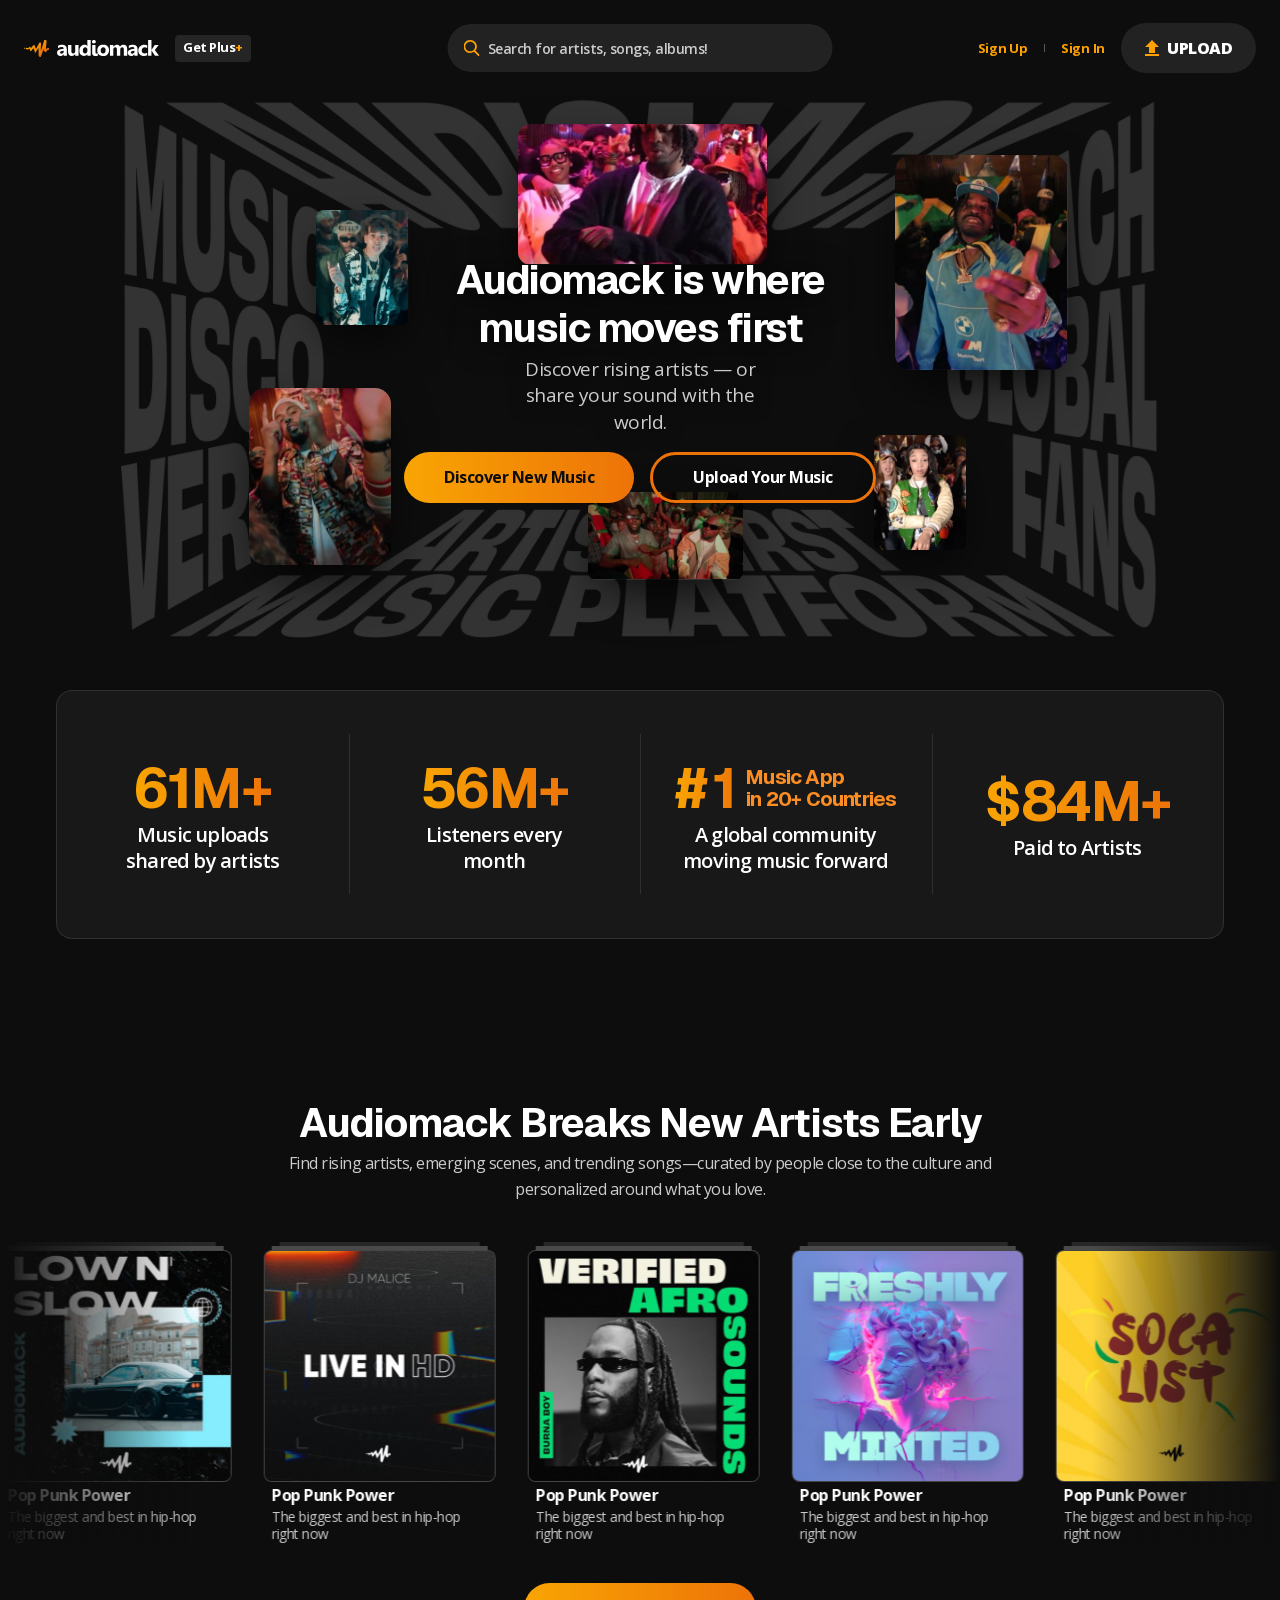
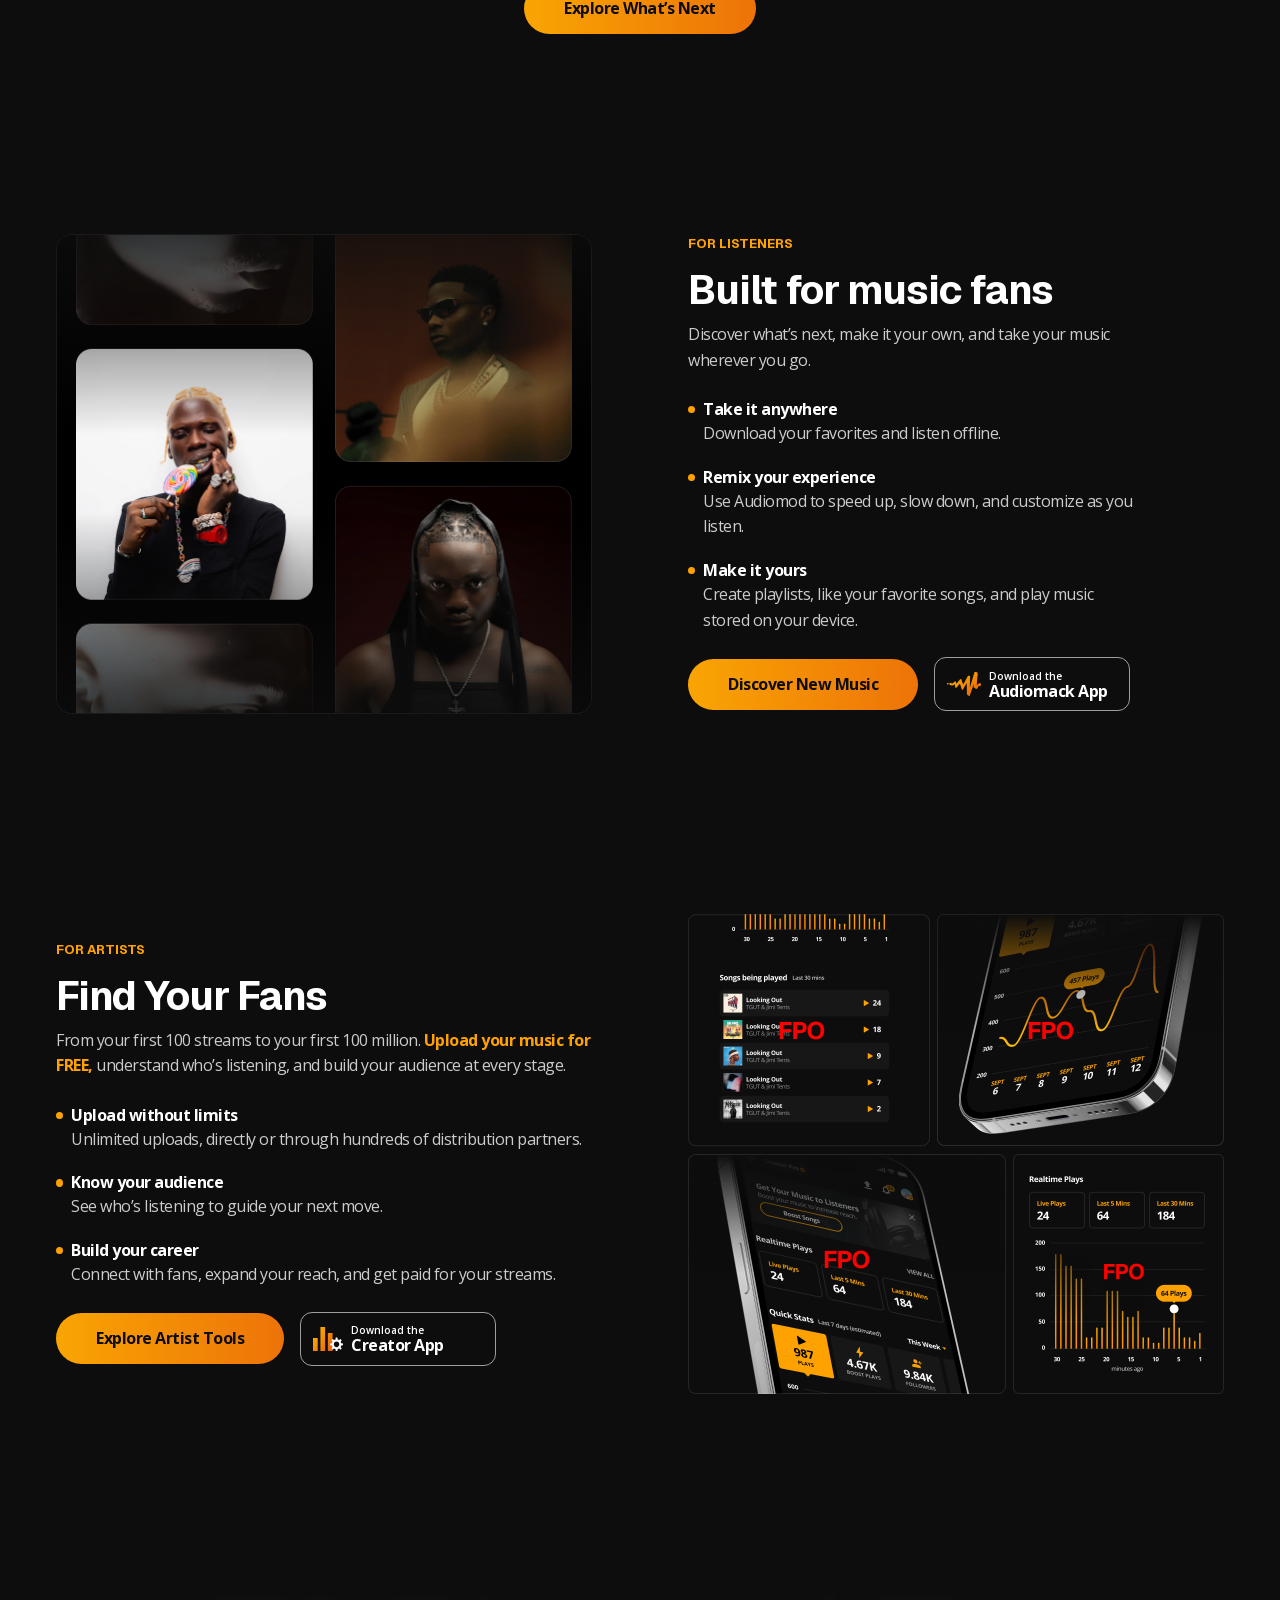
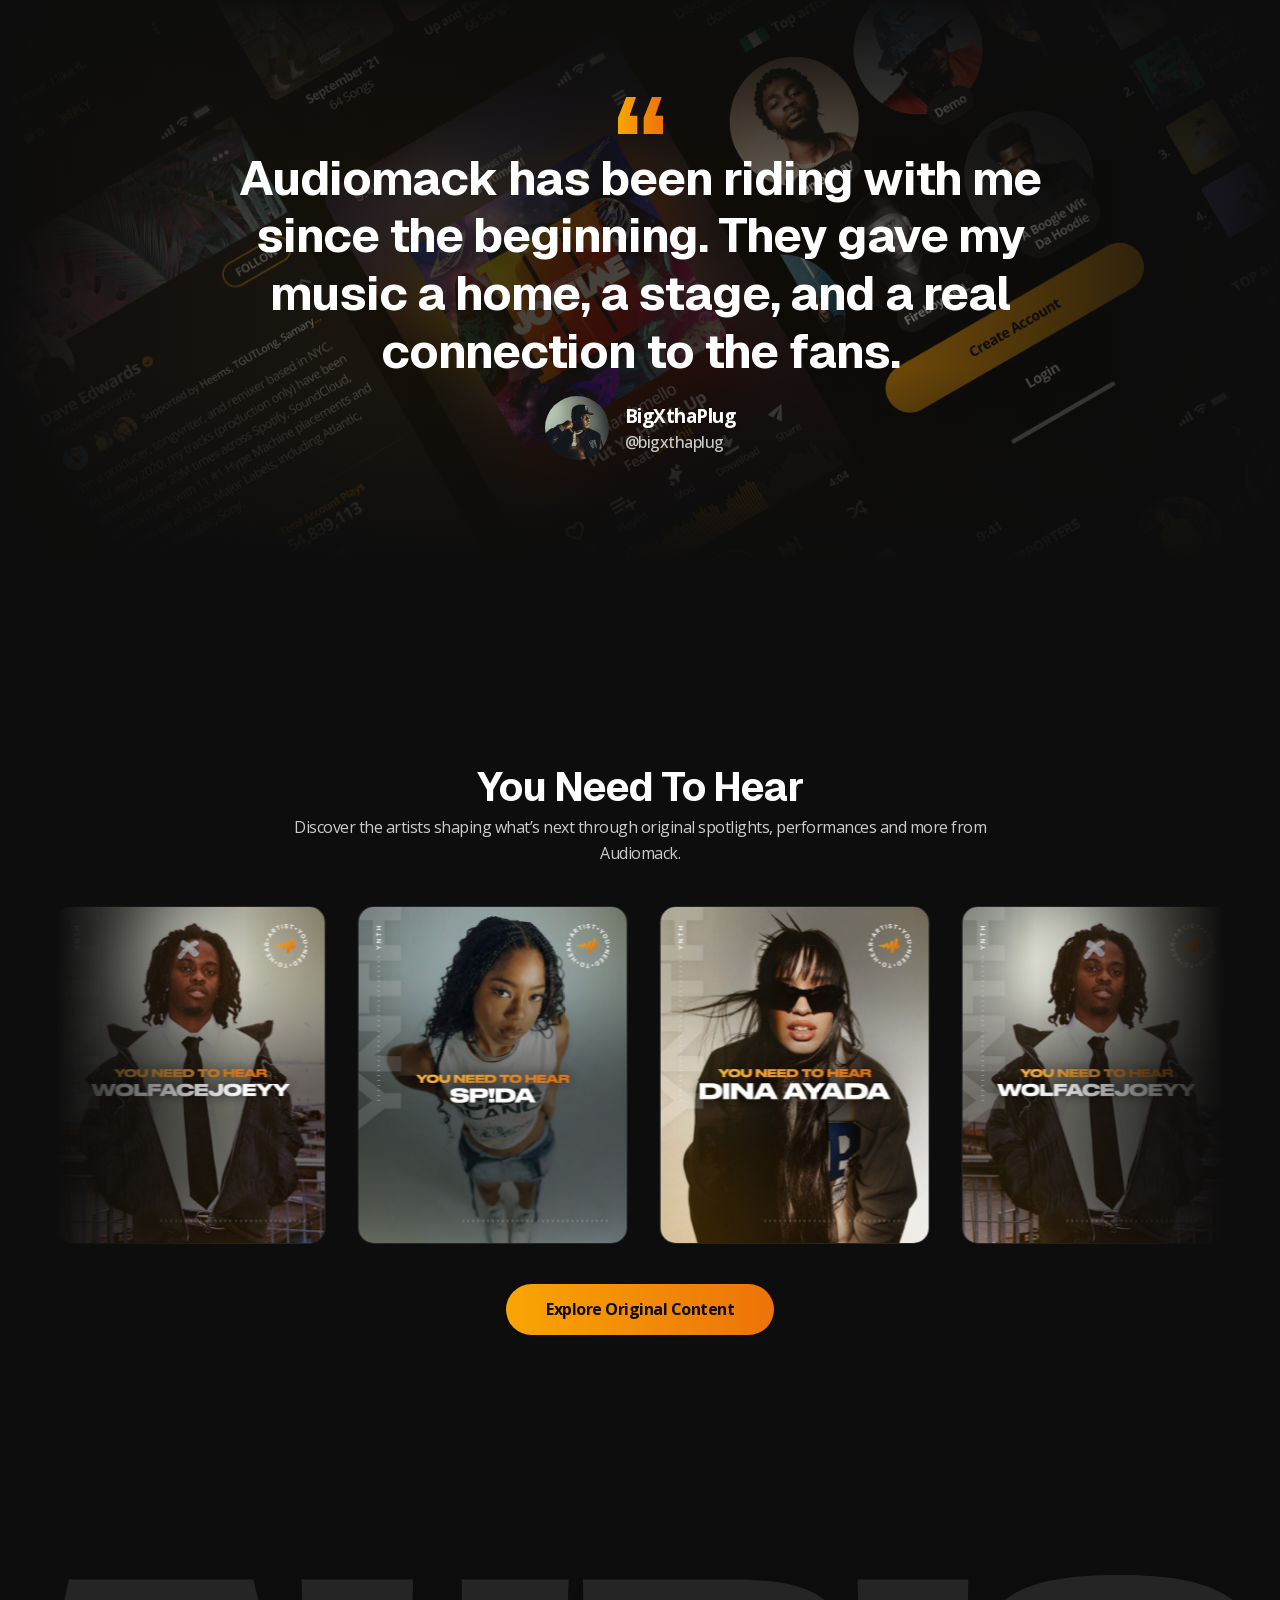
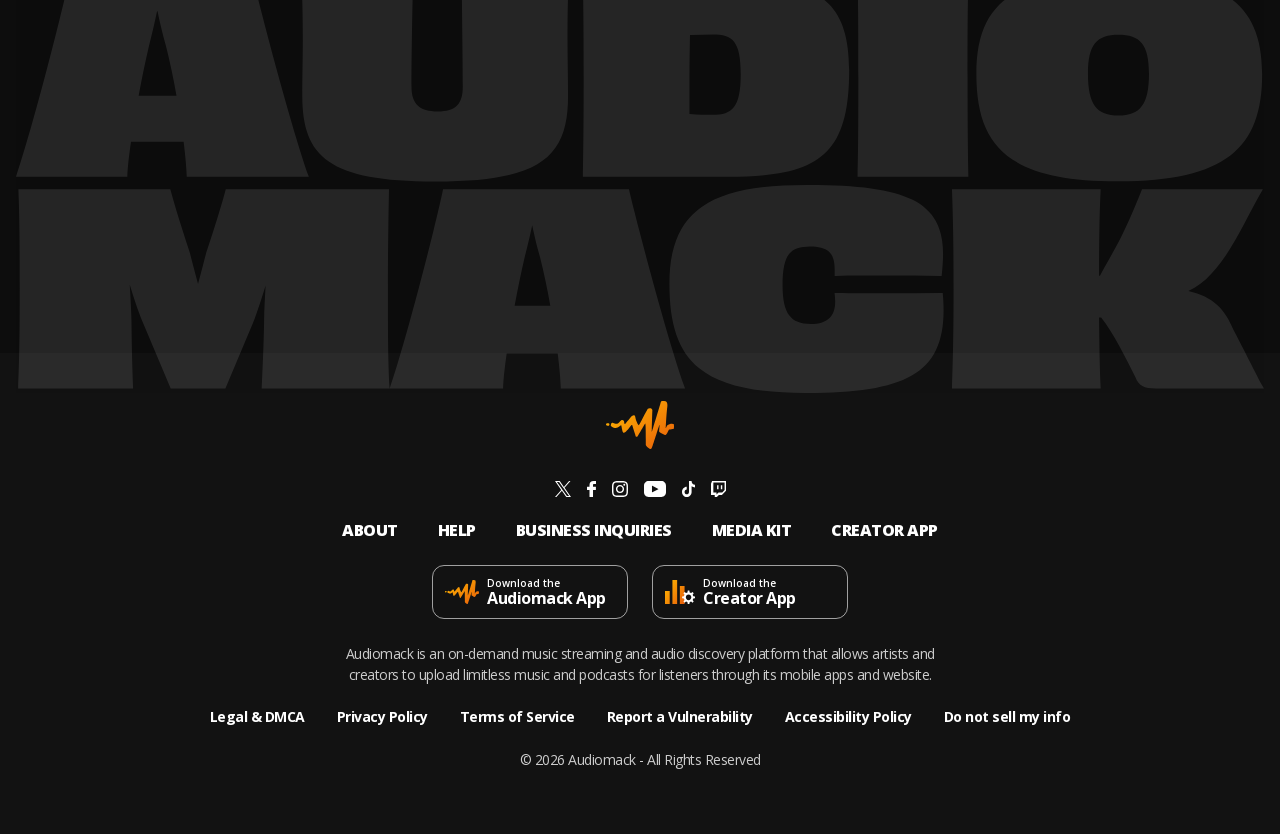
<file: homepage/index.html>
<!doctype html>
<html lang="en">
  <head>
    <meta charset="utf-8" />
    <meta name="viewport" content="width=device-width, initial-scale=1" />
    <meta name="robots" content="noindex, nofollow" />
    <title>Audiomack — The music platform empowering artists</title>
    <meta
      name="description"
      content="Audiomack is an artist-first music platform that helps musicians reach and engage fans across the world."
    />
    <link rel="icon" href="img/logo-mark.svg" type="image/svg+xml" />
    <link rel="preload" href="fonts/geist-latin-var.woff2" as="font" type="font/woff2" crossorigin />
    <link rel="preload" href="fonts/opensans-latin-var.woff2" as="font" type="font/woff2" crossorigin />
    <link rel="stylesheet" href="styles.css" />
  </head>
  <body>
    <!-- ============================================================ nav -->
    <header class="nav" id="nav">
      <nav class="nav__inner">
        <div class="nav__brand">
          <button class="nav__menu" type="button" aria-label="Menu">
            <span class="nav__menu-bars" aria-hidden="true"></span>
          </button>
          <a class="logo" href="./" aria-label="Audiomack home">
            <img class="logo__mark" src="img/logo-mark.svg" alt="" />
            <img class="logo__word" src="img/logo-word.svg" alt="Audiomack" />
          </a>
          <a class="pill-plus" href="#">Get Plus<span>+</span></a>
        </div>

        <div class="nav__search">
          <form class="search" role="search" onsubmit="return false">
            <label class="sr-only" for="site-search">Search for artists, songs, albums</label>
            <img class="search__icon" src="img/icon-search.svg" alt="" />
            <input
              class="search__input"
              id="site-search"
              type="search"
              placeholder="Search for artists, songs, albums!"
            />
          </form>
        </div>

        <div class="nav__actions">
          <button class="nav__search-btn" type="button" aria-label="Search">
            <span class="nav__search-glyph" aria-hidden="true"></span>
          </button>
          <div class="auth">
            <a href="#">Sign Up</a>
            <span class="auth__divider" aria-hidden="true"></span>
            <a href="#">Sign In</a>
          </div>
          <a class="btn-upload" href="#">
            <img src="img/icon-upload.svg" alt="" />
            <span>Upload</span>
          </a>
        </div>
      </nav>
    </header>

    <main>
      <!-- ========================================================= hero -->
      <section class="hero">
        <div class="hero__stage">
          <!-- extruded type backdrop -->
          <div class="hero__type" data-layer="hero-type">
            <img src="img/hero-type.png" alt="" />
          </div>

          <!-- floating artist cards; data-depth is a parallax weight -->
          <div class="hero__cards" data-layer="hero-cards">
            <div class="hero__card" data-depth="0.9"
                 style="left:19.444%; top:52.648%; width:11.111%; aspect-ratio:160/200; border-radius:16px">
              <video src="video/hero-card-1.mp4" poster="img/hero-card-1.jpg"
                     autoplay muted loop playsinline preload="auto" aria-hidden="true"></video>
            </div>
            <div class="hero__card" data-depth="0.45"
                 style="left:24.722%; top:20.546%; width:7.222%; aspect-ratio:104/130; border-radius:8px">
              <video src="video/hero-card-2.mp4" poster="img/hero-card-2.jpg"
                     autoplay muted loop playsinline preload="auto" aria-hidden="true"></video>
            </div>
            <div class="hero__card" data-depth="0.5"
                 style="left:68.264%; top:61.156%; width:7.222%; aspect-ratio:104/130; border-radius:8px">
              <video src="video/hero-card-3.mp4" poster="img/hero-card-3.jpg"
                     autoplay muted loop playsinline preload="auto" aria-hidden="true"></video>
            </div>
            <div class="hero__card" data-depth="0.75"
                 style="left:45.972%; top:71.589%; width:12.083%; aspect-ratio:174/98; border-radius:8px">
              <video src="video/hero-card-4.mp4" poster="img/hero-card-4.jpg"
                     autoplay muted loop playsinline preload="auto" aria-hidden="true"></video>
            </div>
            <div class="hero__card" data-depth="0.6"
                 style="left:40.486%; top:5.136%; width:19.444%; aspect-ratio:280/157.701; border-radius:12.874px">
              <video src="video/hero-card-5.mp4" poster="img/hero-card-5.jpg"
                     autoplay muted loop playsinline preload="auto" aria-hidden="true"></video>
            </div>
            <div class="hero__card" data-depth="1"
                 style="left:69.931%; top:10.594%; width:13.472%; aspect-ratio:194/242; border-radius:16px">
              <video src="video/hero-card-6.mp4" poster="img/hero-card-6.jpg"
                     autoplay muted loop playsinline preload="auto" aria-hidden="true"></video>
            </div>
          </div>

          <div class="hero__copy">
            <h1 class="hero__title">
              <span class="hero__title-line">Audiomack is where</span>
              <span class="hero__title-line">music moves first</span>
            </h1>
            <p class="hero__lede">
              Discover rising artists — or share your sound with the world.
            </p>
            <div class="hero__actions">
              <a class="btn btn--primary" href="#">Discover New Music</a>
              <a class="btn btn--outline" href="#">Upload Your Music</a>
            </div>
          </div>
        </div>
      </section>

      <div class="stack">
        <div class="stack__pair">
          <!-- ==================================================== stats -->
          <div class="container">
            <div class="stats">
              <div class="stat">
                <div class="stat__value"><span class="stat__num">65M+</span></div>
                <p class="stat__label">Music uploads<br />shared by artists</p>
              </div>
              <div class="stat">
                <div class="stat__value"><span class="stat__num">60M+</span></div>
                <p class="stat__label">Listeners every<br />month</p>
              </div>
              <div class="stat stat--rank">
                <div class="stat__value">
                  <span class="stat__num">#1</span>
                  <span class="stat__rank-label">Music App<br />in 20+ Countries</span>
                </div>
                <p class="stat__label">A global community<br />moving music forward</p>
              </div>
              <div class="stat">
                <div class="stat__value"><span class="stat__num">$90M+</span></div>
                <p class="stat__label">Paid to Artists</p>
              </div>
            </div>
          </div>

          <!-- ================================================== playlists -->
          <section class="section">
            <div class="container">
              <div class="section__head">
                <h2>Audiomack Breaks New Artists Early</h2>
                <p>Find rising artists, emerging scenes, and trending songs—curated by people close to the culture and personalized around what you love.</p>
              </div>
            </div>

            <div class="rail rail--marquee" data-marquee>
              <div class="rail__track">
                <div class="rail__items">
                  <article class="tile">
                    <img class="tile__shelf" src="img/tile-shelf.svg" alt="" />
                    <div class="tile__art"><img src="img/pl-1.jpg" alt="Pop Punk Power" /></div>
                    <div class="tile__text">
                      <h3 class="tile__title">Pop Punk Power</h3>
                      <p class="tile__sub">The biggest and best in hip-hop right now</p>
                    </div>
                  </article>
                  <article class="tile">
                    <img class="tile__shelf" src="img/tile-shelf.svg" alt="" />
                    <div class="tile__art"><img src="img/pl-2.jpg" alt="Pop Punk Power" /></div>
                    <div class="tile__text">
                      <h3 class="tile__title">Pop Punk Power</h3>
                      <p class="tile__sub">The biggest and best in hip-hop right now</p>
                    </div>
                  </article>
                  <article class="tile">
                    <img class="tile__shelf" src="img/tile-shelf.svg" alt="" />
                    <div class="tile__art"><img src="img/pl-3.jpg" alt="Pop Punk Power" /></div>
                    <div class="tile__text">
                      <h3 class="tile__title">Pop Punk Power</h3>
                      <p class="tile__sub">The biggest and best in hip-hop right now</p>
                    </div>
                  </article>
                  <article class="tile">
                    <img class="tile__shelf" src="img/tile-shelf.svg" alt="" />
                    <div class="tile__art"><img src="img/pl-4.jpg" alt="Pop Punk Power" /></div>
                    <div class="tile__text">
                      <h3 class="tile__title">Pop Punk Power</h3>
                      <p class="tile__sub">The biggest and best in hip-hop right now</p>
                    </div>
                  </article>
                  <article class="tile">
                    <img class="tile__shelf" src="img/tile-shelf.svg" alt="" />
                    <div class="tile__art"><img src="img/pl-5.jpg" alt="Pop Punk Power" /></div>
                    <div class="tile__text">
                      <h3 class="tile__title">Pop Punk Power</h3>
                      <p class="tile__sub">The biggest and best in hip-hop right now</p>
                    </div>
                  </article>
                </div>
              </div>
              <div class="rail__fade rail__fade--start" aria-hidden="true"></div>
              <div class="rail__fade rail__fade--end" aria-hidden="true"></div>
            </div>

            <a class="btn btn--primary" href="#">Explore What’s Next</a>
          </section>
        </div>

        <!-- ================================================ discovery -->
        <div class="container">
          <div class="split">
            <div class="split__media">
              <div class="collage">
                <!-- each column is one exported strip, doubled so the drift loops seamlessly -->
                <div class="collage__col collage__col--a">
                  <div class="collage__track collage__track--up">
                    <img src="img/artists-left.png" alt="" />
                    <img src="img/artists-left.png" alt="" aria-hidden="true" />
                  </div>
                </div>
                <div class="collage__col collage__col--b">
                  <div class="collage__track collage__track--down">
                    <img src="img/artists-right.png" alt="" />
                    <img src="img/artists-right.png" alt="" aria-hidden="true" />
                  </div>
                </div>
                <div class="collage__fade collage__fade--top" aria-hidden="true"></div>
                <div class="collage__fade collage__fade--bottom" aria-hidden="true"></div>
              </div>
            </div>

            <div class="split__body">
              <div class="section-copy section-copy--narrow">
                <p class="eyebrow">For listeners</p>
                <div>
                  <h2>Built for music fans</h2>
                  <p>Discover what’s next, make it your own, and take your music wherever you go.</p>
                </div>
                <ul class="bullets">
                  <li><img src="img/bullet.svg" alt="" /><span><strong>Take it anywhere</strong>Download your favorites and listen offline.</span></li>
                  <li><img src="img/bullet.svg" alt="" /><span><strong>Remix your experience</strong>Use Audiomod to speed up, slow down, and customize as you listen.</span></li>
                  <li><img src="img/bullet.svg" alt="" /><span><strong>Make it yours</strong>Create playlists, like your favorite songs, and play music stored on your device.</span></li>
                </ul>
                <div class="section-copy__actions">
                  <a class="btn btn--primary" href="#">Discover New Music</a>
                  <a class="badge badge--section" href="#">
                    <img src="img/badge-mark.svg" alt="" style="width:34px" />
                    <span>
                      <span class="badge__eyebrow">Download the</span>
                      <span class="badge__label">Audiomack App</span>
                    </span>
                  </a>
                </div>
              </div>
            </div>
          </div>
        </div>

        <!-- =================================================== creators -->
        <div class="container">
          <div class="split">
            <div class="split__body">
              <div class="section-copy">
                <p class="eyebrow">For artists</p>
                <div>
                  <h2>Find Your Fans</h2>
                  <p>
                    From your first 100 streams to your first 100 million.
                    <strong>Upload your music for FREE,</strong> understand who’s
                    listening, and build your audience at every stage.
                  </p>
                </div>
                <ul class="bullets">
                  <li><img src="img/bullet.svg" alt="" /><span><strong>Upload without limits</strong>Unlimited uploads, directly or through hundreds of distribution partners.</span></li>
                  <li><img src="img/bullet.svg" alt="" /><span><strong>Know your audience</strong>See who’s listening to guide your next move.</span></li>
                  <li><img src="img/bullet.svg" alt="" /><span><strong>Build your career</strong>Connect with fans, expand your reach, and get paid for your streams.</span></li>
                </ul>
                <div class="section-copy__actions">
                  <a class="btn btn--primary" href="for-artists.html">Explore Artist Tools</a>
                  <a class="badge badge--section" href="#">
                    <img src="img/badge-creator-icon.svg" alt="" style="width:30px" />
                    <span>
                      <span class="badge__eyebrow">Download the</span>
                      <span class="badge__label">Creator App</span>
                    </span>
                  </a>
                </div>
              </div>
            </div>

            <div class="split__media">
              <div class="dashboard">
                <img src="img/creator-dashboard.png" alt="" />
              </div>
            </div>
          </div>
        </div>

        <!-- ================================================ testimonial -->
        <section class="quote">
          <div class="quote__inner">
            <img class="quote__bg" src="img/testimonial-collage.jpg" alt="" />
            <div class="quote__wash" aria-hidden="true"></div>
            <div class="quote__fade-y" aria-hidden="true"></div>
            <div class="quote__fade-x" aria-hidden="true"></div>

            <figure class="quote__figure">
              <img class="quote__mark" src="img/quote-mark.svg" alt="" aria-hidden="true" />
              <blockquote class="quote__text">
                Audiomack has been riding with me since the beginning. They gave
                my music a home, a stage, and a real connection to the fans.
              </blockquote>
              <figcaption class="quote__by">
                <img class="quote__avatar" src="img/avatar-bigx.png" alt="" />
                <div>
                  <p class="quote__name">BigXthaPlug</p>
                  <p class="quote__handle">@bigxthaplug</p>
                </div>
              </figcaption>
            </figure>
          </div>
        </section>

        <!-- ====================================================== world -->
        <section class="section">
          <div class="container">
            <div class="section__head">
              <h2>You Need To Hear</h2>
              <p>
                Discover the artists shaping what’s next through original
                spotlights, performances and more from Audiomack.
              </p>
            </div>
          </div>

          <!-- Frame 26086895: clipped to the content column (1168px), black fades
               either side, and drifting left forever like the playlist rail -->
          <div class="rail rail--framed" data-marquee>
            <div class="rail__track">
              <div class="rail__items">
                <div class="world-card"><img src="img/world-1.jpg" alt="" /></div>
                <div class="world-card"><img src="img/world-2.jpg" alt="" /></div>
                <div class="world-card"><img src="img/world-3.jpg" alt="" /></div>
                <div class="world-card"><img src="img/world-1.jpg" alt="" /></div>
                <div class="world-card"><img src="img/world-4.jpg" alt="" /></div>
              </div>
            </div>
            <div class="rail__fade rail__fade--start" aria-hidden="true"></div>
            <div class="rail__fade rail__fade--end" aria-hidden="true"></div>
          </div>

          <a class="btn btn--primary" href="#">Explore Original Content</a>
        </section>

        <!-- =========================================== wordmark + footer -->
        <div>
          <div class="wordmark">
            <img src="img/wordmark-audiomack.svg" alt="Audiomack" />
          </div>

          <footer class="footer">
            <div class="footer__inner">
              <img class="footer__mark" src="img/logo-mark.svg" alt="Audiomack" />
              <img class="footer__social" src="img/social-icons.svg" alt="Audiomack on social media" />

              <nav class="footer__nav" aria-label="Footer">
                <a href="#">About</a>
                <a href="#">Help</a>
                <a href="#">Business inquiries</a>
                <a href="#">Media Kit</a>
                <a href="#">Creator App</a>
              </nav>

              <div class="badges">
                <a class="badge" href="#">
                  <img src="img/badge-mark.svg" alt="" style="width:34px" />
                  <span>
                    <span class="badge__eyebrow">Download the</span>
                    <span class="badge__label">Audiomack App</span>
                  </span>
                </a>
                <a class="badge" href="#">
                  <img src="img/badge-creator-icon.svg" alt="" style="width:30px" />
                  <span>
                    <span class="badge__eyebrow">Download the</span>
                    <span class="badge__label">Creator App</span>
                  </span>
                </a>
              </div>

              <p class="footer__about">
                Audiomack is an on-demand music streaming and audio discovery
                platform that allows artists and creators to upload limitless
                music and podcasts for listeners through its mobile apps and
                website.
              </p>

              <nav class="footer__legal" aria-label="Legal">
                <a href="#">Legal &amp; DMCA</a>
                <a href="#">Privacy Policy</a>
                <a href="#">Terms of Service</a>
                <a href="#">Report a Vulnerability</a>
                <a href="#">Accessibility Policy</a>
                <a href="#">Do not sell my info</a>
              </nav>

              <p class="footer__copyright">© 2026 Audiomack - All Rights Reserved</p>
            </div>
          </footer>
        </div>
      </div>
    </main>

    <script src="main.js"></script>
  </body>
</html>
</file>
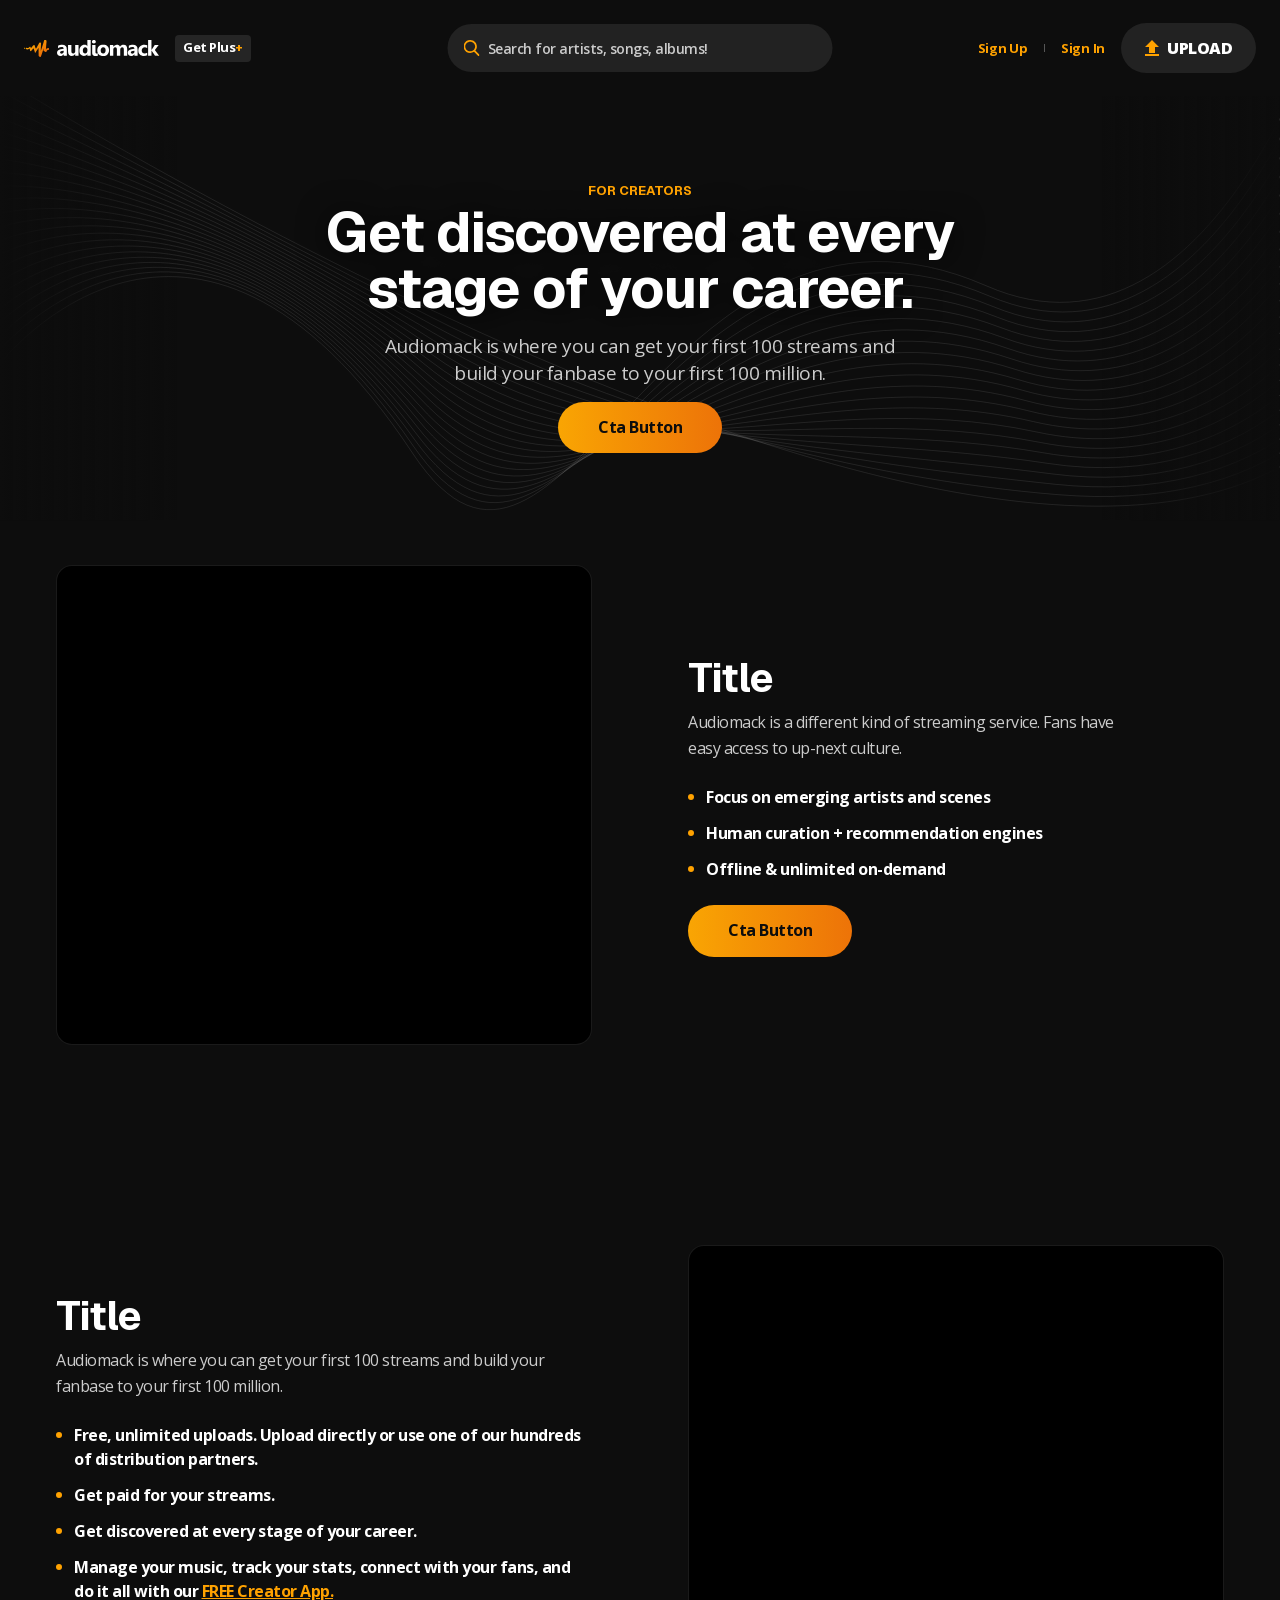
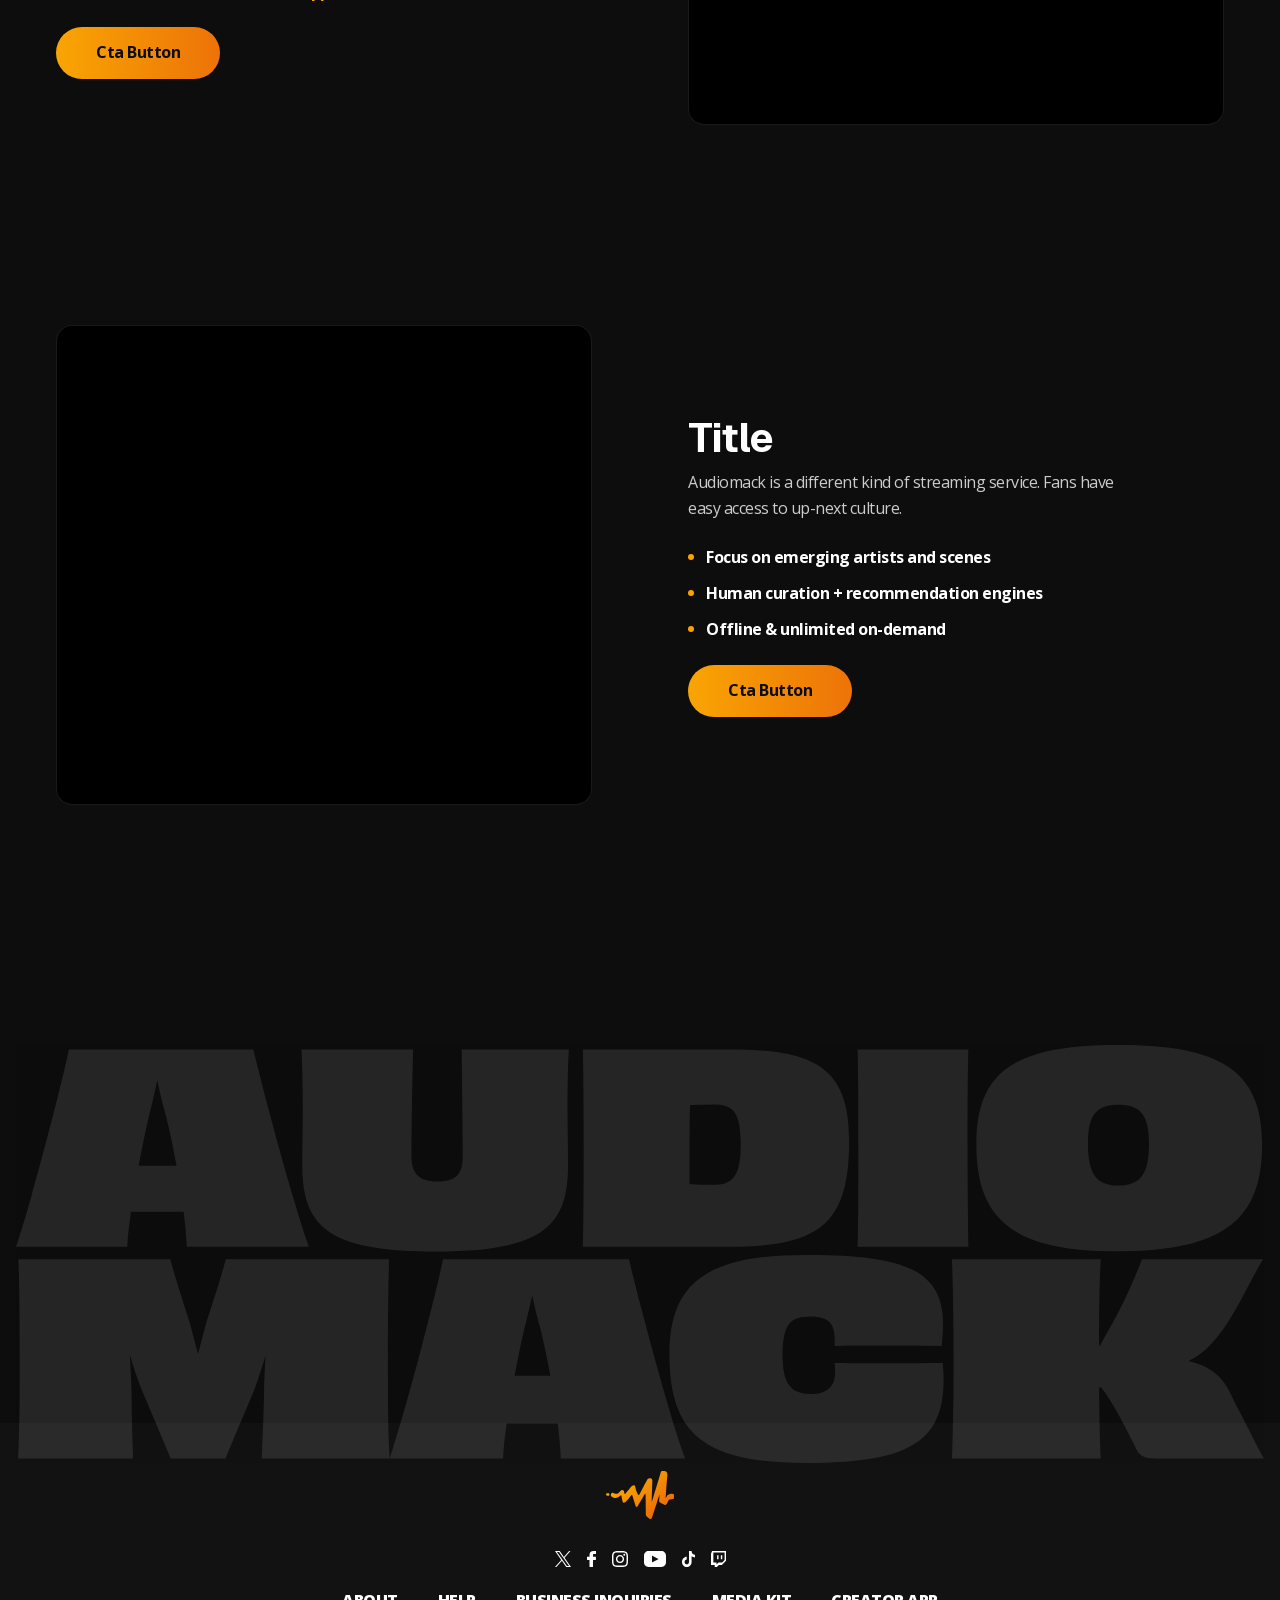
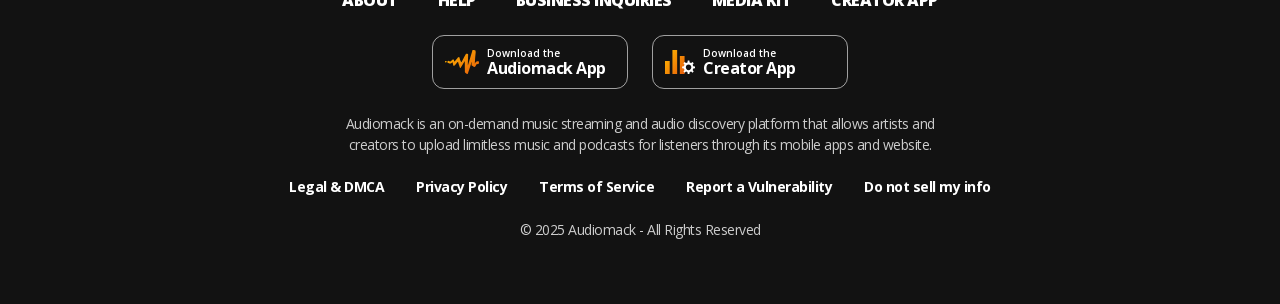
<file: inner.html>
<!doctype html>
<html lang="en">
  <head>
    <meta charset="utf-8" />
    <meta name="viewport" content="width=device-width, initial-scale=1" />
    <meta name="robots" content="noindex, nofollow" />
    <title>Audiomack — Get discovered at every stage of your career</title>
    <meta
      name="description"
      content="Audiomack is where you can get your first 100 streams and build your fanbase to your first 100 million."
    />
    <link rel="icon" href="img/logo-mark.svg" type="image/svg+xml" />
    <link rel="preload" href="fonts/geist-latin-var.woff2" as="font" type="font/woff2" crossorigin />
    <link rel="preload" href="fonts/opensans-latin-var.woff2" as="font" type="font/woff2" crossorigin />
    <link rel="stylesheet" href="styles.css" />
  </head>
  <body class="inner-page">
    <!-- ============================================================ nav -->
    <header class="nav" id="nav">
      <nav class="nav__inner">
        <div class="nav__brand">
          <button class="nav__menu" type="button" aria-label="Menu">
            <span class="nav__menu-bars" aria-hidden="true"></span>
          </button>
          <a class="logo" href="./" aria-label="Audiomack home">
            <img class="logo__mark" src="img/logo-mark.svg" alt="" />
            <img class="logo__word" src="img/logo-word.svg" alt="Audiomack" />
          </a>
          <a class="pill-plus" href="#">Get Plus<span>+</span></a>
        </div>

        <div class="nav__search">
          <form class="search" role="search" onsubmit="return false">
            <label class="sr-only" for="site-search">Search for artists, songs, albums</label>
            <img class="search__icon" src="img/icon-search.svg" alt="" />
            <input
              class="search__input"
              id="site-search"
              type="search"
              placeholder="Search for artists, songs, albums!"
            />
          </form>
        </div>

        <div class="nav__actions">
          <button class="nav__search-btn" type="button" aria-label="Search">
            <span class="nav__search-glyph" aria-hidden="true"></span>
          </button>
          <div class="auth">
            <a href="#">Sign Up</a>
            <span class="auth__divider" aria-hidden="true"></span>
            <a href="#">Sign In</a>
          </div>
          <a class="btn-upload" href="#">
            <img src="img/icon-upload.svg" alt="" />
            <span>Upload</span>
          </a>
        </div>
      </nav>
    </header>

    <main>
      <!-- ================================================== inner hero -->
      <!-- Frame "Text" (16674:38376): centred heading over a topographic
           wave-line backdrop (16674:48100), which bleeds past every edge. -->
      <section class="inner-hero">
        <div class="inner-hero__lines" aria-hidden="true">
          <img src="img/hero-lines.svg" alt="" />
        </div>
        <div class="inner-hero__copy">
          <div class="inner-hero__head">
            <p class="inner-hero__eyebrow">For Creators</p>
            <h1 class="inner-hero__title">
              <span class="inner-hero__title-line">Get discovered at every</span>
              <span class="inner-hero__title-line">stage of your career.</span>
            </h1>
          </div>
          <p class="inner-hero__lede">
            Audiomack is where you can get your first 100 streams and
            build your fanbase to your first 100 million.
          </p>
          <a class="btn btn--primary" href="#">Cta Button</a>
        </div>
      </section>

      <div class="stack">
        <!-- ============================================ text + image 1 -->
        <!-- Frame 16674:23307 — collage left, copy right -->
        <div class="container">
          <div class="split">
            <div class="split__media">
              <div class="media-box"></div>
            </div>

            <div class="split__body">
              <div class="section-copy section-copy--narrow">
                <div>
                  <h2>Title</h2>
                  <p>
                    Audiomack is a different kind of streaming service. Fans
                    have easy access to up-next culture.
                  </p>
                </div>
                <ul class="bullets">
                  <li><img src="img/bullet.svg" alt="" /><span>Focus on emerging artists and scenes</span></li>
                  <li><img src="img/bullet.svg" alt="" /><span>Human curation + recommendation engines</span></li>
                  <li><img src="img/bullet.svg" alt="" /><span>Offline &amp; unlimited on-demand</span></li>
                </ul>
                <a class="btn btn--primary" href="#">Cta Button</a>
              </div>
            </div>
          </div>
        </div>

        <!-- ============================================ text + image 2 -->
        <!-- Frame 16674:23356 — copy left, collage right -->
        <div class="container">
          <div class="split">
            <div class="split__body">
              <div class="section-copy">
                <div>
                  <h2>Title</h2>
                  <p>
                    Audiomack is where you can get your first 100 streams and
                    build your fanbase to your first 100 million.
                  </p>
                </div>
                <ul class="bullets">
                  <li>
                    <img src="img/bullet.svg" alt="" />
                    <span>Free, unlimited uploads. Upload directly or use one of our hundreds of distribution partners.</span>
                  </li>
                  <li><img src="img/bullet.svg" alt="" /><span>Get paid for your streams.</span></li>
                  <li><img src="img/bullet.svg" alt="" /><span>Get discovered at every stage of your career.</span></li>
                  <li>
                    <img src="img/bullet.svg" alt="" />
                    <span>Manage your music, track your stats, connect with your fans, and do it all with our
                      <a href="#">FREE Creator App.</a></span>
                  </li>
                </ul>
                <a class="btn btn--primary" href="#">Cta Button</a>
              </div>
            </div>

            <div class="split__media">
              <div class="media-box"></div>
            </div>
          </div>
        </div>

        <!-- ============================================ text + image 3 -->
        <!-- Frame 16674:48061 — collage left, copy right -->
        <div class="container">
          <div class="split">
            <div class="split__media">
              <div class="media-box"></div>
            </div>

            <div class="split__body">
              <div class="section-copy section-copy--narrow">
                <div>
                  <h2>Title</h2>
                  <p>
                    Audiomack is a different kind of streaming service. Fans
                    have easy access to up-next culture.
                  </p>
                </div>
                <ul class="bullets">
                  <li><img src="img/bullet.svg" alt="" /><span>Focus on emerging artists and scenes</span></li>
                  <li><img src="img/bullet.svg" alt="" /><span>Human curation + recommendation engines</span></li>
                  <li><img src="img/bullet.svg" alt="" /><span>Offline &amp; unlimited on-demand</span></li>
                </ul>
                <a class="btn btn--primary" href="#">Cta Button</a>
              </div>
            </div>
          </div>
        </div>

        <!-- =========================================== wordmark + footer -->
        <div>
          <div class="wordmark">
            <img src="img/wordmark-audiomack.svg" alt="Audiomack" />
          </div>

          <footer class="footer">
            <div class="footer__inner">
              <img class="footer__mark" src="img/logo-mark.svg" alt="Audiomack" />
              <img class="footer__social" src="img/social-icons.svg" alt="Audiomack on social media" />

              <nav class="footer__nav" aria-label="Footer">
                <a href="#">About</a>
                <a href="#">Help</a>
                <a href="#">Business inquiries</a>
                <a href="#">Media Kit</a>
                <a href="#">Creator App</a>
              </nav>

              <div class="badges">
                <a class="badge" href="#">
                  <img src="img/badge-mark.svg" alt="" style="width:34px" />
                  <span>
                    <span class="badge__eyebrow">Download the</span>
                    <span class="badge__label">Audiomack App</span>
                  </span>
                </a>
                <a class="badge" href="#">
                  <img src="img/badge-creator-icon.svg" alt="" style="width:30px" />
                  <span>
                    <span class="badge__eyebrow">Download the</span>
                    <span class="badge__label">Creator App</span>
                  </span>
                </a>
              </div>

              <p class="footer__about">
                Audiomack is an on-demand music streaming and audio discovery
                platform that allows artists and creators to upload limitless
                music and podcasts for listeners through its mobile apps and
                website.
              </p>

              <nav class="footer__legal" aria-label="Legal">
                <a href="#">Legal &amp; DMCA</a>
                <a href="#">Privacy Policy</a>
                <a href="#">Terms of Service</a>
                <a href="#">Report a Vulnerability</a>
                <a href="#">Do not sell my info</a>
              </nav>

              <p class="footer__copyright">© 2025 Audiomack - All Rights Reserved</p>
            </div>
          </footer>
        </div>
      </div>
    </main>

    <script src="main.js"></script>
  </body>
</html>
</file>
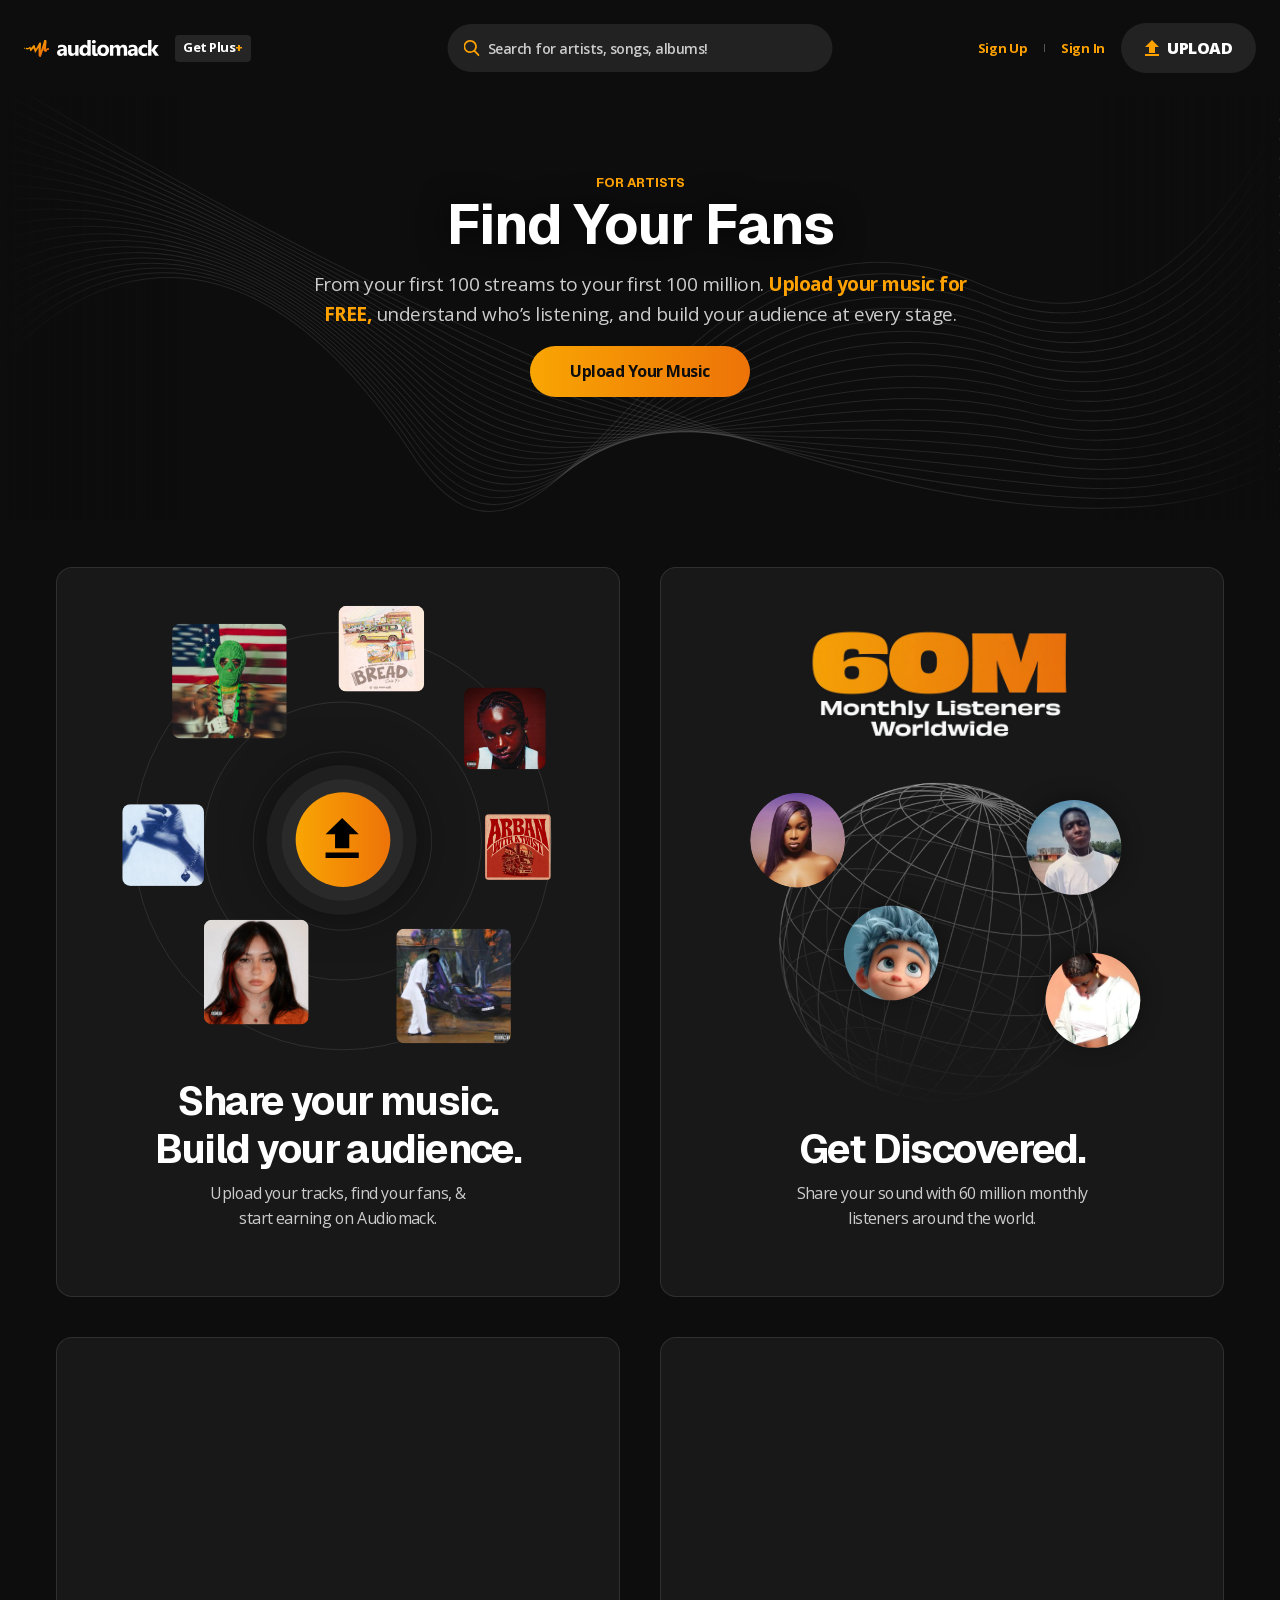
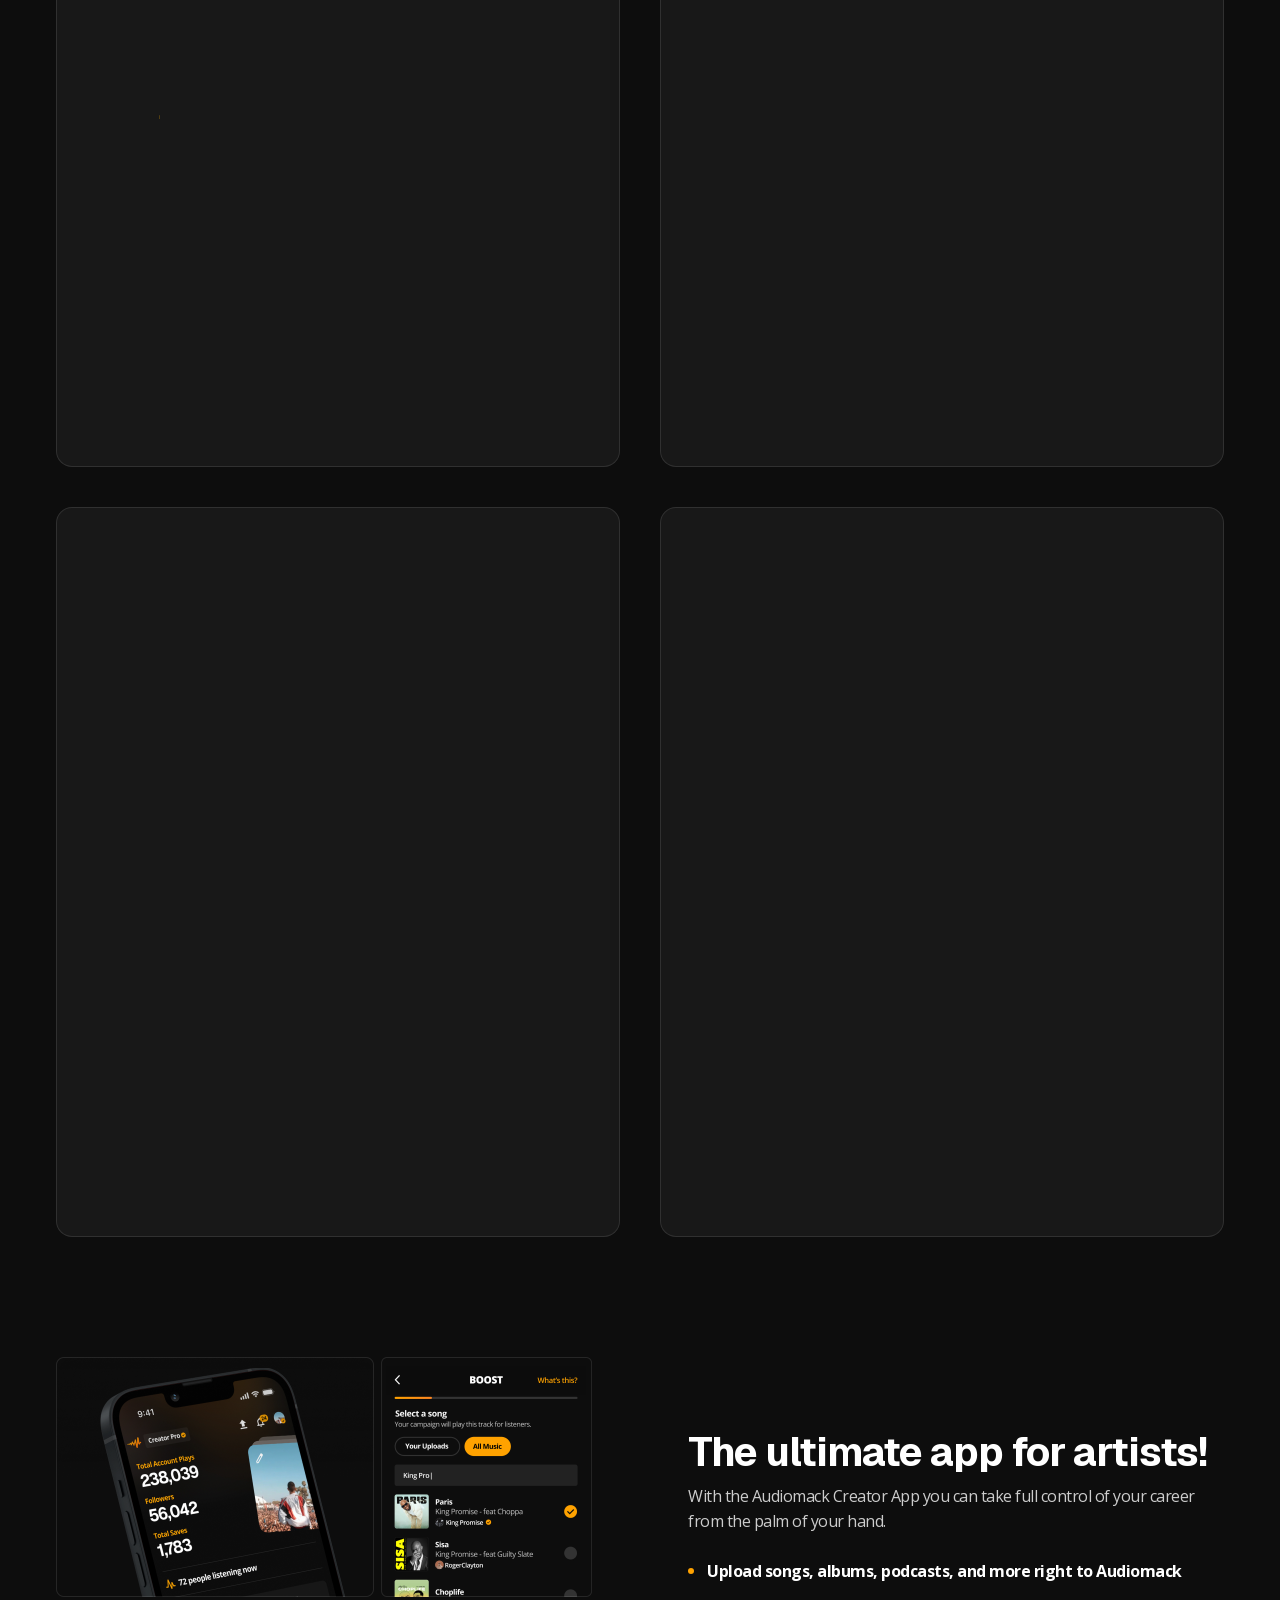
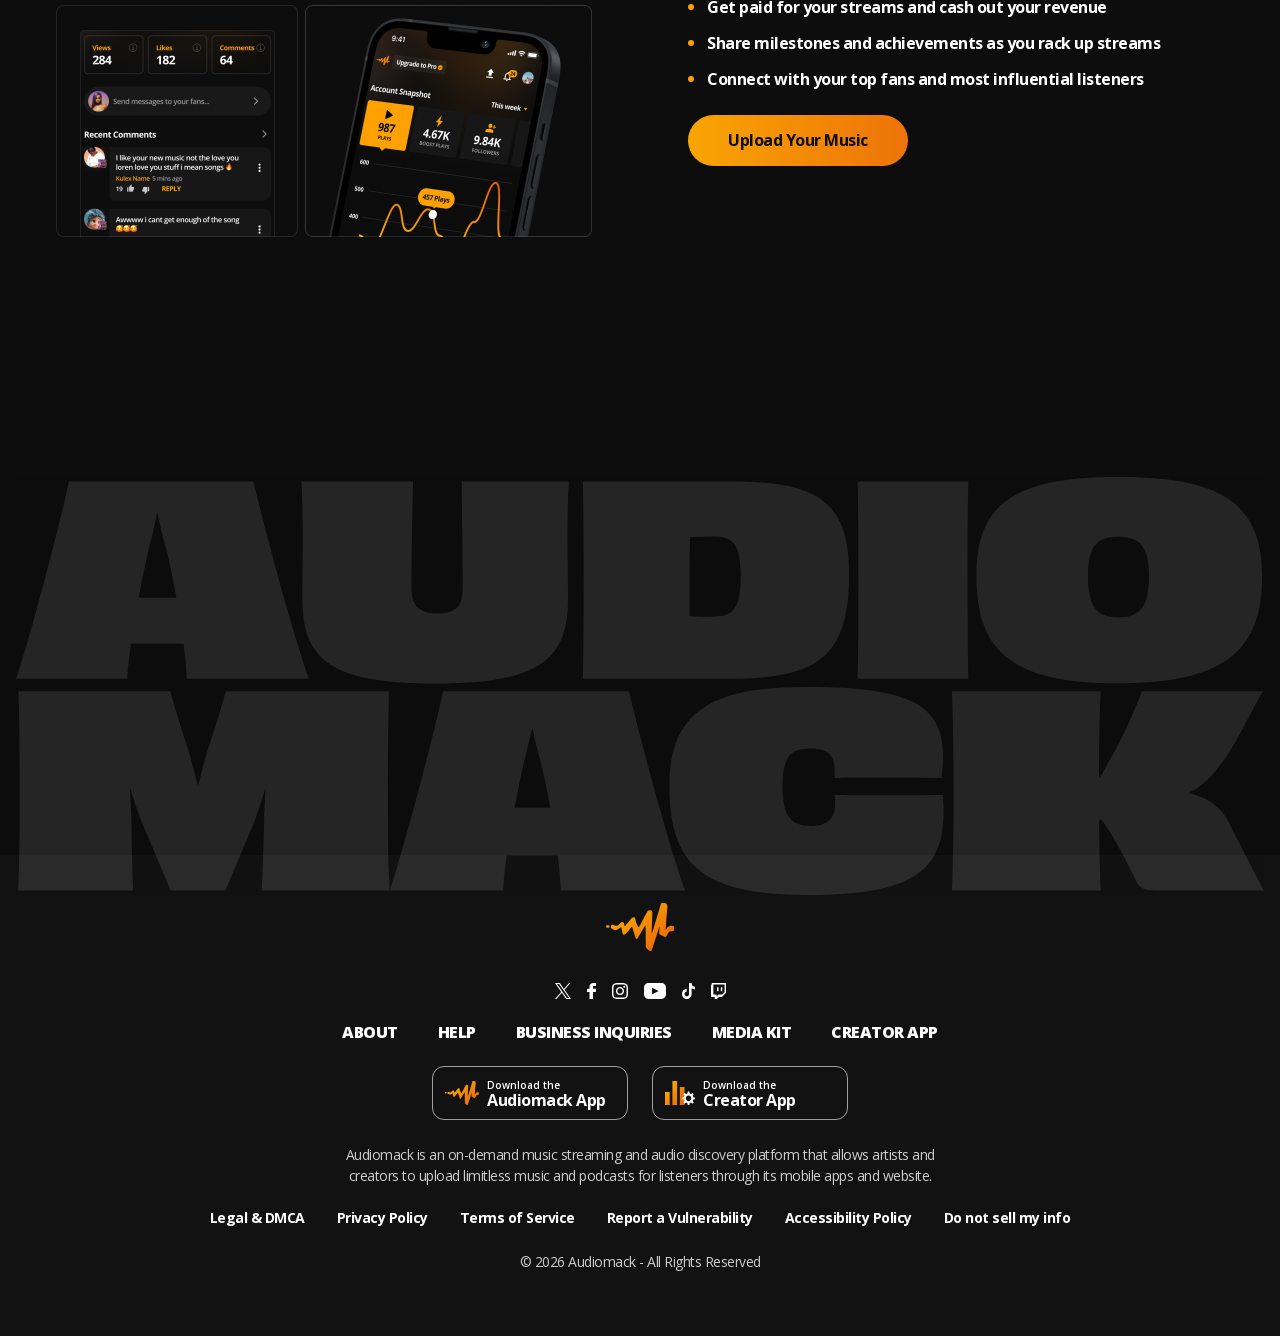
<file: homepage/for-artists.html>
<!doctype html>
<html lang="en">
  <head>
    <meta charset="utf-8" />
    <meta name="viewport" content="width=device-width, initial-scale=1" />
    <meta name="robots" content="noindex, nofollow" />
    <title>Audiomack — Find your fans</title>
    <meta
      name="description"
      content="From your first 100 streams to your first 100 million. Upload your music for free, understand who's listening, and build your audience at every stage."
    />
    <link rel="icon" href="img/logo-mark.svg" type="image/svg+xml" />
    <link rel="preload" href="fonts/geist-latin-var.woff2" as="font" type="font/woff2" crossorigin />
    <link rel="preload" href="fonts/opensans-latin-var.woff2" as="font" type="font/woff2" crossorigin />
    <link rel="stylesheet" href="styles.css" />
  </head>
  <body class="inner-page">
    <header class="nav" id="nav">
      <nav class="nav__inner">
        <div class="nav__brand">
          <button class="nav__menu" type="button" aria-label="Menu">
            <span class="nav__menu-bars" aria-hidden="true"></span>
          </button>
          <a class="logo" href="./" aria-label="Audiomack home">
            <img class="logo__mark" src="img/logo-mark.svg" alt="" />
            <img class="logo__word" src="img/logo-word.svg" alt="Audiomack" />
          </a>
          <a class="pill-plus" href="#">Get Plus<span>+</span></a>
        </div>

        <div class="nav__search">
          <form class="search" role="search" onsubmit="return false">
            <label class="sr-only" for="site-search">Search for artists, songs, albums</label>
            <img class="search__icon" src="img/icon-search.svg" alt="" />
            <input
              class="search__input"
              id="site-search"
              type="search"
              placeholder="Search for artists, songs, albums!"
            />
          </form>
        </div>

        <div class="nav__actions">
          <button class="nav__search-btn" type="button" aria-label="Search">
            <span class="nav__search-glyph" aria-hidden="true"></span>
          </button>
          <div class="auth">
            <a href="#">Sign Up</a>
            <span class="auth__divider" aria-hidden="true"></span>
            <a href="#">Sign In</a>
          </div>
          <a class="btn-upload" href="#">
            <img src="img/icon-upload.svg" alt="" />
            <span>Upload</span>
          </a>
        </div>
      </nav>
    </header>

    <main>
      <!-- ================================================== hero -->
      <!-- AM-ForArtists / Text (17381:20684) over the same wave-line backdrop -->
      <section class="inner-hero fa-hero">
        <div class="inner-hero__lines" aria-hidden="true">
          <img src="img/hero-lines.svg" alt="" />
        </div>
        <div class="inner-hero__copy">
          <div class="inner-hero__head">
            <p class="inner-hero__eyebrow">For Artists</p>
            <h1 class="inner-hero__title">
              <span class="inner-hero__title-line">Find Your Fans</span>
            </h1>
          </div>
          <p class="inner-hero__lede">
            From your first 100 streams to your first 100 million.
            <strong>Upload your music for FREE,</strong> understand who’s
            listening, and build your audience at every stage.
          </p>
          <a class="btn btn--primary" href="#">Upload Your Music</a>
        </div>
      </section>

      <div class="stack">
        <!-- ================================================== feature cards -->
        <!-- Frame 26086945 (17381:20657): six 564x730 cards, two per row. Each
             card's graphic is the creator-onboarding screen, scaled to fit, and
             its entrance replays whenever the card scrolls into view. -->
        <div class="container fa-cards-wrap">
          <div class="fa-cards">
          <article class="fa-card">
            <div class="fa-card__inner">
        <!-- Intro graphic is rebuilt from the Figma layers so it sits on the glow -->
        <div class="art art--intro" style="--s:1;--x:94.5px;--y:2px">
          <i class="ring p fx-ring" style="left:-18px;top:62px;width:420px;height:420px;--d:0ms"></i>
          <i class="ring p fx-ring" style="left:52px;top:132px;width:280px;height:280px;--d:90ms"></i>
          <i class="ring p fx-ring" style="left:102px;top:182px;width:180px;height:180px;--d:180ms"></i>
          <div class="p fx-pop" style="left:66px;top:146px;width:250px;height:250px;--d:120ms"><img class="idle-pulse" src="img/creator/intro/upload-orb.svg" width="250" height="250" alt="" draggable="false"></div>
          <div class="p fx-pop" style="left:20.5px;top:54px;width:115px;height:115px;--d:300ms;--ph:0.0s"><img class="cover idle-float" src="img/creator/intro/cover-3.jpg" alt="" draggable="false"></div>
          <div class="p fx-pop" style="left:313.5px;top:118px;width:82px;height:82px;--d:380ms;--ph:0.8s"><img class="cover idle-float" src="img/creator/intro/cover-1.jpg" alt="" draggable="false"></div>
          <div class="p fx-pop" style="left:334.5px;top:245px;width:66px;height:66px;--d:460ms;--ph:1.6s"><img class="cover idle-float" src="img/creator/intro/cover-7.jpg" style="border-radius:4px" alt="" draggable="false"></div>
          <div class="p fx-pop" style="left:245.5px;top:360px;width:115px;height:115px;--d:540ms;--ph:2.3s"><img class="cover idle-float" src="img/creator/intro/cover-4.jpg" alt="" draggable="false"></div>
          <div class="p fx-pop" style="left:52.5px;top:351px;width:105px;height:105px;--d:620ms;--ph:0.5s"><img class="cover idle-float" src="img/creator/intro/cover-6.jpg" alt="" draggable="false"></div>
          <div class="p fx-pop" style="left:-29.5px;top:235px;width:82px;height:82px;--d:700ms;--ph:1.3s"><img class="cover idle-float" src="img/creator/intro/cover-5.jpg" alt="" draggable="false"></div>
          <div class="p fx-pop" style="left:187.5px;top:36px;width:86px;height:86px;--d:780ms;--ph:2.0s"><img class="cover idle-float" src="img/creator/intro/cover-2.jpg" alt="" draggable="false"></div>
        </div>
        <div class="copy">
          <h3>Share your music.<br>Build your audience.</h3>
          <p>Upload your tracks, find your fans, &amp; start earning on Audiomack.</p>
        </div>
            </div>
          </article>

          <article class="fa-card">
            <div class="fa-card__inner">
        <div class="art" style="--s:1.19;--x:55px;--y:-85px">
          <div class="p fx-zoom" style="left:38px;top:239px;width:300px;height:289px;--d:140ms"><canvas class="globe" width="600" height="578"></canvas></div>
          <div class="p fx-pop" style="left:29px;top:261px;width:80px;height:80px;--d:380ms"><img class="idle-float" src="img/creator/fig/reach-av-d.webp" style="--ph:0s" alt="" draggable="false"></div>
          <div class="p fx-pop" style="left:262px;top:267px;width:80px;height:80px;--d:480ms"><div class="av idle-float" style="--ph:0.9s"><img src="img/creator/fig/reach-av-a.webp" alt="" draggable="false"></div></div>
          <div class="p fx-pop" style="left:108px;top:356px;width:80px;height:80px;--d:580ms"><div class="av idle-float" style="--ph:1.7s"><img src="img/creator/fig/reach-av-b.webp" alt="" draggable="false"></div></div>
          <div class="p fx-pop" style="left:278px;top:396px;width:80px;height:80px;--d:680ms"><div class="av idle-float" style="--ph:2.4s"><img src="img/creator/fig/reach-av-c.webp" alt="" draggable="false"></div></div>
          <div class="p fx-rise" style="left:75.6px;top:121px;width:227.5px;height:98.8px;--d:0ms"><img src="img/creator/fig/reach-title.webp" alt="" draggable="false"></div>
        </div>
        <div class="copy">
          <h3>Get Discovered.</h3>
          <p>Share your sound with 60 million monthly listeners around the world.</p>
        </div>
            </div>
          </article>

          <article class="fa-card">
            <div class="fa-card__inner">
        <div class="art" style="--s:1;--x:0px;--y:0px">
          <div class="p fx-pop" style="left:234px;top:65px;width:72px;height:72px;--d:0ms"><img class="idle-pulse" src="img/creator/fig/orb-dollar.svg" width="72" height="72" alt="" draggable="false"></div>
          <div class="p fx-rise" style="left:89px;top:105px;width:136.78px;--d:100ms"><div class="fa-stat"><p class="label">Revenue</p><p class="value">$420.22</p></div></div>
          <div class="p fx-rise" style="left:215px;top:154.5px;width:133.12px;--d:180ms"><div class="fa-stat"><p class="label">30 Sec Plays</p><p class="value">212.6K</p></div></div>
          <div class="p fx-rise" style="left:334px;top:89px;width:147.77px;--d:260ms"><div class="fa-stat"><p class="label">Boosted Songs</p><p class="value">298</p></div></div>
          <div class="chart" style="left:63px;top:234px;width:429px;height:261.756px">
            <div class="p fx-fade chart-grid" style="--d:300ms">
              <div class="nums"><p>$160</p><p>$120</p><p>$80</p><p>$40</p><p>$0</p></div>
              <i class="gl" style="inset:11.2% 0 88.4% 11.17%"></i>
              <i class="gl" style="inset:32.8% 0 66.8% 11.17%"></i>
              <i class="gl" style="inset:54% 0 45.6% 11.17%"></i>
              <i class="gl" style="inset:75.6% 0 24% 11.17%"></i>
              <i class="gl" style="inset:97.6% 0 2% 11.17%"></i>
            </div>
            <div class="p fx-wipe pad chart-line" style="--d:450ms;--dur:1300ms"><div class="rot"><img src="img/creator/fig/mont-line.svg" alt="" draggable="false"></div></div>
            <div class="p fx-pop chart-dot" style="--d:1100ms"><img src="img/creator/fig/mont-oval.svg" alt="" draggable="false"></div>
            <div class="p fx-pop chart-tip" style="--d:1200ms"><span>$100.62</span></div>
          </div>
        </div>
        <div class="copy">
          <h3>Get paid for your<br>streams.</h3>
          <p>Earn money from your music with Audiomack’s monetization program.</p>
        </div>
            </div>
          </article>

          <article class="fa-card">
            <div class="fa-card__inner">
        <div class="art" style="--s:1.3;--x:40.3px;--y:-82px">
          <div class="p fx-rise-big" style="left:19px;top:116px;width:191.741px;height:223.901px;--d:0ms"><div class="up-wrap idle-float" style="--ph:0.4s"><img class="up-card" style="width:159.175px;height:198.968px;border-radius:18.265px;transform:rotate(-10.15deg)" src="img/creator/fig/up-card-1.webp" alt="" draggable="false"></div></div>
          <div class="p fx-rise-big" style="left:117.43px;top:199.98px;width:160px;height:200px;--d:120ms"><div class="up-wrap idle-float" style="--ph:1.2s"><img class="up-card" style="width:160px;height:200px;border-radius:18.36px;box-shadow:0 0 91.798px rgba(0,0,0,.8)" src="img/creator/fig/up-card-3.webp" alt="" draggable="false"></div></div>
          <div class="p fx-rise-big" style="left:197.41px;top:264.97px;width:159.555px;height:189.927px;--d:240ms"><div class="up-wrap idle-float" style="--ph:2s"><img class="up-card" style="width:139.437px;height:174.296px;border-radius:16px;box-shadow:0 0 80px rgba(0,0,0,.8);transform:rotate(6.97deg)" src="img/creator/fig/up-card-2.webp" alt="" draggable="false"></div></div>
          <div class="p fx-pop" style="left:244px;top:160px;width:56px;height:56px;--d:420ms"><img class="idle-pulse" src="img/creator/fig/orb-upload.svg" width="72" height="72" alt="" draggable="false"></div>
          <div class="p fx-rise" style="left:30.43px;top:369.84px;width:138.84px;--d:560ms"><div class="fa-stat big"><p class="label">Alltime Plays</p><p class="value">640,827</p></div></div>
        </div>
        <div class="copy">
          <h3>Drop as much<br>music as you want.</h3>
          <p>No upload fees or limits.</p>
        </div>
            </div>
          </article>

          <article class="fa-card">
            <div class="fa-card__inner">
        <div class="art" style="--s:1;--x:0px;--y:0px">
          <div class="p fx-left" style="left:59.5px;top:120px;width:400px;--d:100ms"><div class="track-row"><div class="thumb"><img src="img/creator/fig/st-thumb-1.webp" alt="" draggable="false"></div><div class="meta"><p class="t">Can’t Change</p><p class="s">TGUT &amp; WAV</p></div><div class="plays"><img src="img/creator/fig/play-icon.svg" width="11" height="12" alt="" draggable="false"><span>4,843</span></div></div></div>
          <div class="p fx-right" style="left:115.6px;top:192px;width:400px;--d:220ms"><div class="track-row"><div class="thumb"><img src="img/creator/fig/st-thumb-2.webp" alt="" draggable="false"></div><div class="meta"><p class="t">Tell Me</p><p class="s">TGUT &amp; Jay Prince</p></div><div class="plays"><img src="img/creator/fig/play-icon.svg" width="11" height="12" alt="" draggable="false"><span>3,812</span></div></div></div>
          <div class="p fx-left" style="left:67.5px;top:264px;width:400px;--d:340ms"><div class="track-row"><div class="thumb"><img src="img/creator/fig/st-thumb-3.webp" alt="" draggable="false"></div><div class="meta"><p class="t">IYGT</p><p class="s">TGUT</p></div><div class="plays"><img src="img/creator/fig/play-icon.svg" width="11" height="12" alt="" draggable="false"><span>2,738</span></div></div></div>
          <div class="p fx-rise-s" style="left:59.5px;top:350px;width:410px;--d:600ms"><div class="country"><div class="c-top"><img class="flag" src="img/creator/fig/flag-usa.webp" alt="" draggable="false"><span class="c-name">USA</span><span class="c-pct">58%</span></div><div class="bar"><div class="p fx-fill" style="left:0px;top:0;width:165px;height:6px;--d:700ms;--dur:1000ms"><img src="img/creator/fig/fill-1.svg" alt="" draggable="false"></div></div></div></div>
          <div class="p fx-rise-s" style="left:116.8px;top:410px;width:402px;--d:720ms"><div class="country"><div class="c-top"><img class="flag" src="img/creator/fig/flag-nigeria.webp" alt="" draggable="false"><span class="c-name">Nigeria</span><span class="c-pct">28%</span></div><div class="bar"><div class="p fx-fill" style="left:1px;top:0;width:84px;height:6px;--d:820ms;--dur:1000ms"><img src="img/creator/fig/fill-2.svg" alt="" draggable="false"></div></div></div></div>
          <div class="p fx-rise-s" style="left:71px;top:468px;width:416px;--d:840ms"><div class="country"><div class="c-top"><img class="flag" src="img/creator/fig/flag-australia.webp" alt="" draggable="false"><span class="c-name">Australia</span><span class="c-pct">14%</span></div><div class="bar"><div class="p fx-fill" style="left:1px;top:0;width:32px;height:6px;--d:940ms;--dur:1000ms"><img src="img/creator/fig/fill-3.svg" alt="" draggable="false"></div></div></div></div>
          <div class="p fx-pop" style="left:255px;top:68px;width:72px;height:72px;--d:0ms"><img class="idle-pulse" src="img/creator/fig/orb-play.svg" width="72" height="72" alt="" draggable="false"></div>
        </div>
        <div class="copy">
          <h3>Know who’s<br>listening.</h3>
          <p>Track your plays and see where your fans are.</p>
        </div>
            </div>
          </article>

          <article class="fa-card">
            <div class="fa-card__inner">
        <div class="art" style="--s:1.357;--x:32px;--y:-14px">
          <div class="p fx-rise-big post-fade" style="left:27px;top:255.8px;width:314px;height:132.7px;--d:60ms;z-index:2"></div>
          <div class="p fx-rise-big" style="left:27px;top:76px;width:314px;height:312px;--d:60ms">
            <div class="post"><div class="post-inner">
              <img class="back" src="img/creator/fig/arrow-back.svg" alt="" draggable="false" style="left:13.4px;top:21.8px;width:8.3728px;height:15.071px">
              <div class="post-av"><img src="img/creator/fig/fans-tgut.webp" alt="" draggable="false"></div>
              <p class="who" style="left:75.36px;top:14.65px">TGUT</p>
              <p class="handle" style="left:75.36px;top:30.14px">@TGUT</p>
              <i class="rule"></i>
              <div class="body">
                <div class="meta"><p class="time">2 mins ago</p><p class="title">Listen to my new song "Mescarole" out today!</p></div>
                <div class="text">
                  <p>I'm so proud to announce that "Mescarole" is out today. Check it out on Audiomack: <b>https:// audiomack.com/ciwk/album/mescarole</b></p>
                  <p><br>It's the second single from my third album "Eternal Repeater", out 11/1/24 on my label Glamour Gowns. Please pre-order an LP now <b>https:// charliekaplan.bandcamp.com/eternal-repeater</b><br><br></p>
                  <p>I wrote it lying flat on my back in bed one night after going to write about a concert at the end of Meserole Avenue near the border of Brooklyn and Queens. Navigating a rowdy crowd alone, I collided with a drunk ticketholder who wheeled around, enraged, and threw his half-drank beer at me, bellowing - as you might have gathered if you've already heard the song - "Asshole! You spilled my drink!" I can still see him now: An unscrewed reveler at the rim of a little gaggle within the frothy throng; wild-eyed, bruised, furious.</p>
                </div>
              </div>
            </div></div>
          </div>
          <div class="p fx-pop" style="left:230px;top:60px;width:54px;height:54px;--d:320ms"><img class="idle-pulse" src="img/creator/fig/orb-chat.svg" width="72" height="72" alt="" draggable="false"></div>
        </div>
        <div class="copy">
          <h3>Connect with<br>your fans.</h3>
          <p>Message your followers &amp; join the conversation in your comments.</p>
        </div>
            </div>
          </article>
          </div>
        </div>

        <!-- ================================================== the app -->
        <div class="container">
          <div class="split">
            <div class="split__media">
              <div class="dashboard">
                <img src="img/creator-dashboard-artists.png" alt="" />
              </div>
            </div>

            <div class="split__body">
              <div class="section-copy">
                <div>
                  <h2>The ultimate app for artists!</h2>
                  <p>With the Audiomack Creator App you can take full control of your career from the palm of your hand.</p>
                </div>
                <ul class="bullets bullets--plain">
                  <li><img src="img/bullet.svg" alt="" /><span>Upload songs, albums, podcasts, and more right to Audiomack</span></li>
                  <li><img src="img/bullet.svg" alt="" /><span>Get paid for your streams and cash out your revenue</span></li>
                  <li><img src="img/bullet.svg" alt="" /><span>Share milestones and achievements as you rack up streams</span></li>
                  <li><img src="img/bullet.svg" alt="" /><span>Connect with your top fans and most influential listeners</span></li>
                </ul>
                <a class="btn btn--primary" href="#">Upload Your Music</a>
              </div>
            </div>
          </div>
        </div>

        <!-- =========================================== wordmark + footer -->
        <div>
          <div class="wordmark">
            <img src="img/wordmark-audiomack.svg" alt="Audiomack" />
          </div>

          <footer class="footer">
            <div class="footer__inner">
              <img class="footer__mark" src="img/logo-mark.svg" alt="Audiomack" />
              <img class="footer__social" src="img/social-icons.svg" alt="Audiomack on social media" />

              <nav class="footer__nav" aria-label="Footer">
                <a href="#">About</a>
                <a href="#">Help</a>
                <a href="#">Business inquiries</a>
                <a href="#">Media Kit</a>
                <a href="#">Creator App</a>
              </nav>

              <div class="badges">
                <a class="badge" href="#">
                  <img src="img/badge-mark.svg" alt="" style="width:34px" />
                  <span>
                    <span class="badge__eyebrow">Download the</span>
                    <span class="badge__label">Audiomack App</span>
                  </span>
                </a>
                <a class="badge" href="#">
                  <img src="img/badge-creator-icon.svg" alt="" style="width:30px" />
                  <span>
                    <span class="badge__eyebrow">Download the</span>
                    <span class="badge__label">Creator App</span>
                  </span>
                </a>
              </div>

              <p class="footer__about">
                Audiomack is an on-demand music streaming and audio discovery
                platform that allows artists and creators to upload limitless
                music and podcasts for listeners through its mobile apps and
                website.
              </p>

              <nav class="footer__legal" aria-label="Legal">
                <a href="#">Legal &amp; DMCA</a>
                <a href="#">Privacy Policy</a>
                <a href="#">Terms of Service</a>
                <a href="#">Report a Vulnerability</a>
                <a href="#">Accessibility Policy</a>
                <a href="#">Do not sell my info</a>
              </nav>

              <p class="footer__copyright">© 2026 Audiomack - All Rights Reserved</p>
            </div>
          </footer>
        </div>
      </div>
    </main>

    <script src="main.js"></script>
    <script src="for-artists.js"></script>
  </body>
</html>
</file>
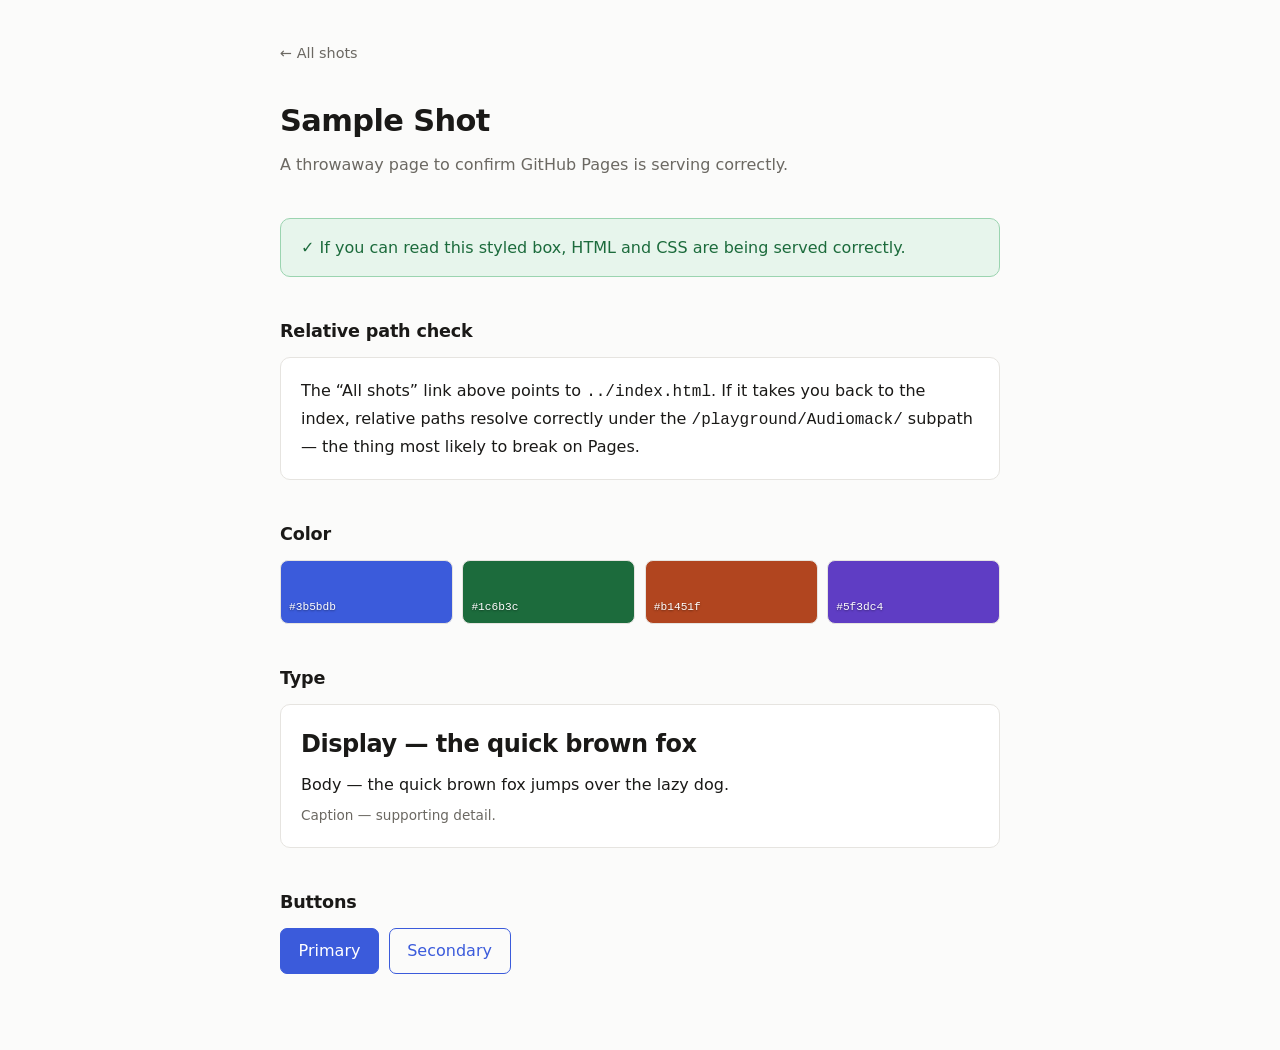
<file: Audiomack/shots/sample-shot.html>
<!DOCTYPE html>
<html lang="en">
<head>
<meta charset="utf-8">
<meta name="viewport" content="width=device-width, initial-scale=1">
<meta name="robots" content="noindex, nofollow">
<title>Sample Shot — layout test</title>
<style>
  :root {
    --bg: #fbfbfa;
    --surface: #ffffff;
    --border: #e6e4e0;
    --text: #1a1917;
    --muted: #6b6862;
    --accent: #3b5bdb;
    --ok-bg: #e7f5ec;
    --ok-border: #9bd4b0;
    --ok-text: #1c6b3c;
  }
  @media (prefers-color-scheme: dark) {
    :root {
      --bg: #16151a;
      --surface: #1e1d23;
      --border: #33313a;
      --text: #ebe9e4;
      --muted: #9a968e;
      --accent: #8da2fb;
      --ok-bg: #142d1f;
      --ok-border: #2f6b45;
      --ok-text: #7ed9a3;
    }
  }
  * { box-sizing: border-box; }
  body {
    margin: 0;
    padding: 2.5rem 1.5rem 5rem;
    background: var(--bg);
    color: var(--text);
    font: 16px/1.6 ui-sans-serif, -apple-system, "Segoe UI", system-ui, sans-serif;
    -webkit-font-smoothing: antialiased;
  }
  .wrap { max-width: 720px; margin: 0 auto; }
  .back {
    display: inline-block;
    margin-bottom: 2rem;
    color: var(--muted);
    text-decoration: none;
    font-size: .9rem;
  }
  .back:hover { color: var(--accent); }
  h1 {
    margin: 0 0 .4rem;
    font-size: 1.9rem;
    letter-spacing: -0.02em;
  }
  .sub { margin: 0 0 2.5rem; color: var(--muted); }
  .check {
    background: var(--ok-bg);
    border: 1px solid var(--ok-border);
    color: var(--ok-text);
    border-radius: 10px;
    padding: 1rem 1.25rem;
    margin-bottom: 2.5rem;
    font-weight: 500;
  }
  h2 {
    font-size: 1.1rem;
    margin: 2.5rem 0 .75rem;
    letter-spacing: -0.01em;
  }
  .swatches {
    display: grid;
    grid-template-columns: repeat(auto-fit, minmax(90px, 1fr));
    gap: .6rem;
  }
  .sw {
    height: 64px;
    border-radius: 8px;
    border: 1px solid var(--border);
    display: flex;
    align-items: flex-end;
    padding: .4rem .5rem;
    font-size: .7rem;
    font-family: ui-monospace, SFMono-Regular, Menlo, monospace;
    color: #fff;
    text-shadow: 0 1px 2px rgba(0,0,0,.4);
  }
  .card {
    background: var(--surface);
    border: 1px solid var(--border);
    border-radius: 10px;
    padding: 1.25rem;
  }
  button {
    font: inherit;
    font-weight: 500;
    padding: .55rem 1.1rem;
    border-radius: 7px;
    border: 1px solid var(--accent);
    background: var(--accent);
    color: #fff;
    cursor: pointer;
  }
  button.ghost {
    background: transparent;
    color: var(--accent);
  }
  button:hover { opacity: .88; }
  .row { display: flex; gap: .6rem; flex-wrap: wrap; }
</style>
</head>
<body>
<div class="wrap">

  <a class="back" href="../index.html">← All shots</a>

  <h1>Sample Shot</h1>
  <p class="sub">A throwaway page to confirm GitHub Pages is serving correctly.</p>

  <div class="check">
    ✓ If you can read this styled box, HTML and CSS are being served correctly.
  </div>

  <h2>Relative path check</h2>
  <div class="card">
    The “All shots” link above points to <code>../index.html</code>. If it takes you
    back to the index, relative paths resolve correctly under the
    <code>/playground/Audiomack/</code> subpath — the thing most likely to break on Pages.
  </div>

  <h2>Color</h2>
  <div class="swatches">
    <div class="sw" style="background:#3b5bdb">#3b5bdb</div>
    <div class="sw" style="background:#1c6b3c">#1c6b3c</div>
    <div class="sw" style="background:#b1451f">#b1451f</div>
    <div class="sw" style="background:#5f3dc4">#5f3dc4</div>
  </div>

  <h2>Type</h2>
  <div class="card">
    <p style="margin:0 0 .5rem;font-size:1.5rem;font-weight:600;letter-spacing:-.02em;">Display — the quick brown fox</p>
    <p style="margin:0 0 .5rem;">Body — the quick brown fox jumps over the lazy dog.</p>
    <p style="margin:0;color:var(--muted);font-size:.85rem;">Caption — supporting detail.</p>
  </div>

  <h2>Buttons</h2>
  <div class="row">
    <button>Primary</button>
    <button class="ghost">Secondary</button>
  </div>

</div>
</body>
</html>
</file>
<file: styles.css>
/* ==========================================================================
   Audiomack — homepage design shot
   Ported from Figma "AM — Desktop" / AM-Home (16657:2581), a 1440 frame with
   a 1168 content column. Static: no build step, no CDN, relative paths only.
   ========================================================================== */

@font-face {
  font-family: "Geist";
  src: url("fonts/geist-latin-var.woff2") format("woff2");
  font-weight: 100 900;
  font-style: normal;
  font-display: swap;
}

@font-face {
  font-family: "Open Sans";
  src: url("fonts/opensans-latin-var.woff2") format("woff2");
  font-weight: 300 800;
  font-style: normal;
  font-display: swap;
}

:root {
  --bg: #0d0d0d;
  --surface: #181818;
  --surface-raised: #222;
  --surface-footer: #121212;
  --surface-tile: #262626;
  --line: rgba(255, 255, 255, 0.1);
  --line-strong: rgba(255, 255, 255, 0.15);
  --text: #fff;
  --muted: #ccc;
  --muted-dim: #cacaca;
  --brand: #ffa200;
  --brand-from: #ed7308;
  --brand-to: #f9a503;
  --brand-gradient: linear-gradient(to left, var(--brand-from), var(--brand-to));

  --font-display: "Geist", ui-sans-serif, system-ui, sans-serif;
  --font-sans: "Open Sans", ui-sans-serif, system-ui, sans-serif;

  --container: 1168px;
  --gutter: 24px;
  --section-gap: 200px;
}

*,
*::before,
*::after {
  box-sizing: border-box;
}

html {
  scroll-behavior: smooth;
}

body {
  margin: 0;
  background: var(--bg);
  color: var(--text);
  font-family: var(--font-sans);
  -webkit-font-smoothing: antialiased;
}

img {
  display: block;
  max-width: 100%;
}

a {
  color: inherit;
  text-decoration: none;
}

::selection {
  background: var(--brand);
  color: var(--bg);
}

:focus-visible {
  outline: 2px solid var(--brand);
  outline-offset: 3px;
  border-radius: 4px;
}

@media (prefers-reduced-motion: reduce) {
  html {
    scroll-behavior: auto;
  }
  *,
  *::before,
  *::after {
    animation-duration: 0.01ms !important;
    transition-duration: 0.01ms !important;
  }
}

/* max-width carries the gutter so the *content* box is a true 1168 at
   desktop; the padding only starts biting once the window is narrower. */
.container {
  width: 100%;
  max-width: calc(var(--container) + var(--gutter) * 2);
  margin-inline: auto;
  padding-inline: var(--gutter);
}

.sr-only {
  position: absolute;
  width: 1px;
  height: 1px;
  padding: 0;
  margin: -1px;
  overflow: hidden;
  clip-path: inset(50%);
  white-space: nowrap;
  border: 0;
}

/* --------------------------------------------------------------- buttons */

.btn {
  display: inline-flex;
  align-items: center;
  justify-content: center;
  white-space: nowrap;
  border: 0;
  border-radius: 999px;
  padding: 16px 40px;
  font-family: var(--font-sans);
  font-size: 16px;
  font-weight: 700;
  line-height: 1.2;
  letter-spacing: -0.5px;
  cursor: pointer;
  transition: opacity 0.2s ease-out;
}

.btn:hover {
  opacity: 0.8;
}

.btn--primary {
  background-image: var(--brand-gradient);
  color: var(--bg);
}

/* the border is absorbed out of the block padding so the outline button
   still measures the same height as the solid one beside it */
.btn--outline {
  border: 3px solid var(--brand-from);
  padding-block: 13px;
  background: transparent;
  color: var(--text);
}

/* ------------------------------------------------------------------- nav */

/* The bar fades in just ahead of the hero backdrop, landing as that starts at
   1.5s — see the hero load-in block for the rest of the sequence. */
.nav {
  position: sticky;
  top: 0;
  z-index: 50;
  width: 100%;
  transition: background-color 0.3s ease, backdrop-filter 0.3s ease;
  animation: hero-fade 0.5s ease 1s both;
}

/* toggled from main.js once the page scrolls */
.nav.is-scrolled {
  background: rgba(13, 13, 13, 0.85);
  backdrop-filter: blur(12px);
}

.nav__inner {
  position: relative;
  display: flex;
  align-items: center;
  gap: 16px;
  height: 96px;
  max-width: 1440px;
  margin-inline: auto;
  padding-inline: var(--gutter);
}

.nav__brand {
  display: flex;
  align-items: center;
  gap: 16px;
}

/* the hamburger and the icon-only search both appear at the mobile breakpoint */
.nav__menu,
.nav__search-btn {
  display: none;
  align-items: center;
  justify-content: center;
  width: 16px;
  height: 24px;
  padding: 0;
  border: 0;
  background: none;
  cursor: pointer;
}

/* three bars: the centre one is the element, the outer two are its edges */
.nav__menu-bars,
.nav__menu-bars::before,
.nav__menu-bars::after {
  display: block;
  width: 16px;
  height: 2px;
  border-radius: 1px;
  background: var(--text);
}

.nav__menu-bars {
  position: relative;
}

.nav__menu-bars::before,
.nav__menu-bars::after {
  content: "";
  position: absolute;
  left: 0;
}

.nav__menu-bars::before {
  top: -5px;
}

.nav__menu-bars::after {
  top: 5px;
}

/* masked so the orange source SVG can be drawn in white */
.nav__search-glyph {
  display: block;
  width: 18px;
  height: 18px;
  background: var(--text);
  -webkit-mask: url("img/icon-search.svg") center / contain no-repeat;
  mask: url("img/icon-search.svg") center / contain no-repeat;
}

.logo {
  display: flex;
  align-items: center;
  gap: 8px;
}

.logo__mark {
  width: 25px;
  height: 17px;
}

.logo__word {
  width: 102px;
  height: 16px;
}

.pill-plus {
  border-radius: 4px;
  background: rgba(255, 255, 255, 0.1);
  padding: 6px 8px 8px;
  font-size: 13px;
  font-weight: 700;
  line-height: 1;
  letter-spacing: -0.5px;
  transition: background-color 0.2s ease;
}

.pill-plus:hover {
  background: rgba(255, 255, 255, 0.2);
}

.pill-plus span {
  color: var(--brand);
}

/* the search field is centred on the 1440 frame, not on the flex row */
.nav__search {
  position: absolute;
  left: 50%;
  transform: translateX(-50%);
  width: 385px;
  height: 48px;
}

.search {
  position: relative;
  height: 100%;
}

.search__icon {
  position: absolute;
  top: 50%;
  left: 16px;
  width: 16px;
  height: 16px;
  transform: translateY(-50%);
  pointer-events: none;
}

.search__input {
  width: 100%;
  height: 100%;
  border: 0;
  border-radius: 30px;
  background: var(--surface-raised);
  padding: 0 16px 0 40px;
  color: var(--text);
  font-family: var(--font-sans);
  font-size: 14px;
  font-weight: 600;
  letter-spacing: -0.5px;
  transition: background-color 0.2s ease;
}

.search__input::placeholder {
  color: var(--muted);
}

.search__input:focus {
  outline: none;
  background: #2a2a2a;
}

.nav__actions {
  display: flex;
  align-items: center;
  gap: 16px;
  margin-left: auto;
}

.auth {
  display: flex;
  align-items: center;
  gap: 16px;
}

.auth a {
  color: var(--brand);
  font-size: 13px;
  font-weight: 700;
  letter-spacing: -0.25px;
}

.auth a:hover {
  text-decoration: underline;
}

.auth__divider {
  width: 1px;
  height: 8px;
  background: rgba(255, 255, 255, 0.3);
}

.btn-upload {
  display: flex;
  align-items: center;
  justify-content: center;
  gap: 8px;
  height: 50px;
  border-radius: 25px;
  background: var(--surface-raised);
  padding-inline: 24px;
  transition: background-color 0.2s ease;
}

.btn-upload:hover {
  background: #2f2f2f;
}

.btn-upload img {
  width: 14px;
  height: 16px;
}

.btn-upload span {
  font-size: 16px;
  font-weight: 800;
  letter-spacing: -0.5px;
  text-transform: uppercase;
}

/* ------------------------------------------------------------------ hero */

.hero {
  position: relative;
  width: 100%;
  overflow: hidden;
}

.hero__stage {
  position: relative;
  width: 100%;
  max-width: 1440px;
  margin-inline: auto;
  aspect-ratio: 1440 / 623;
}

/* backdrop is centred and top-aligned: 1168x610 within the 1440x623 frame */
.hero__type {
  position: absolute;
  top: 0;
  left: 9.444%;
  width: 81.111%;
  height: 97.913%;
  user-select: none;
  pointer-events: none;
}

.hero__type img {
  width: 100%;
  height: 100%;
  object-fit: fill;
}

.hero__cards {
  position: absolute;
  inset: 0;
  pointer-events: none;
}

/* each card carries its own left/top/width/aspect inline — see index.html */
.hero__card {
  position: absolute;
  overflow: hidden;
  box-shadow: 0 18px 50px -12px rgba(0, 0, 0, 0.9);
}

.hero__card img,
.hero__card video {
  display: block;
  width: 100%;
  height: 100%;
  object-fit: cover;
}

/* Spacing follows Figma "tag" (16657:14934): title lines 48px apart, 4px from
   the title to the lede (the lede's own margin), 16px from the lede to the
   buttons (set on .hero__actions). The uneven top/bottom padding biases the
   centred block 6.5px below the optical centre, matching the frame's placement. */
.hero__copy {
  position: absolute;
  inset: 0;
  z-index: 10;
  display: flex;
  flex-direction: column;
  align-items: center;
  justify-content: center;
  gap: 0;
  padding: 70.5px 64px 57.5px;
  text-align: center;
}

.hero__title {
  margin: 0;
  max-width: 600px;
  font-family: var(--font-display);
  font-size: 40px;
  font-weight: 700;
  line-height: 1.2;
  letter-spacing: -1.5px;
  text-shadow: 0 2px 30px rgba(0, 0, 0, 0.85);
}

.hero__lede {
  margin: 4px 0 0;
  max-width: 512px;
  color: var(--muted);
  font-size: 19px;
  line-height: 1.4;
  letter-spacing: -0.5px;
  text-shadow: 0 2px 20px rgba(0, 0, 0, 0.85);
}

.hero__lede strong {
  color: var(--text);
  font-weight: 700;
}

.hero__actions {
  display: flex;
  gap: 16px;
  align-items: flex-end;
  margin-top: 16px;
}

/* ---- hero load-in ---------------------------------------------------------
   Everything enters in a tight cascade — kicked off almost together but slightly
   offset. The backdrop type leads by a hair, growing to full size like it's
   pushing toward the viewer; the two title lines rise up from a little lower;
   the lede and buttons fade in; and the artist thumbnails start with the lede,
   each popping in — fade + grow from 80% — on its own random beat (set in
   main.js). */

/* The whole cascade holds for 1.5s after load, then everything enters. */

/* backdrop type: leads by a hair, growing to 100% — a push toward the viewer */
.hero__type {
  animation: hero-zoom 1s cubic-bezier(0.22, 1, 0.36, 1) 1.5s both;
}

/* title lines: rise up from a little lower, slightly staggered */
.hero__title-line {
  display: block;
  animation: hero-rise 0.9s cubic-bezier(0.22, 1, 0.36, 1) both;
}
.hero__title-line:nth-child(1) {
  animation-delay: 1.62s;
}
.hero__title-line:nth-child(2) {
  animation-delay: 1.74s;
}

/* lede + buttons: fade only, no slide */
.hero__lede,
.hero__actions {
  animation: hero-fade 0.7s ease both;
}
.hero__lede {
  animation-delay: 1.86s;
}
.hero__actions {
  animation-delay: 1.98s;
}

/* artist thumbnails: fade + grow from 80% (slowly); main.js scatters the delay,
   and the 1.86s fallback keeps them ordered if JS never runs. The pop animates
   the `scale` property (not `transform`) so main.js can drive scroll parallax
   through the independent `translate` property without the two fighting. */
.hero__card {
  animation: hero-pop 0.85s cubic-bezier(0.22, 1, 0.36, 1) 1.86s both;
}

/* main.js hangs `is-holding` on <html> while the card videos buffer, parking
   the whole entrance — nav included — at its hidden first frame so the cards
   never arrive as stills that start moving a beat later. On release the time
   spent holding is credited against these delays (up to the 1.5s hold), so
   the wait runs inside the designed pause, not after it. The class only ever
   comes from script, so a no-JS load plays the cascade on its usual clock. */
.is-holding .nav,
.is-holding .hero__type,
.is-holding .hero__title-line,
.is-holding .hero__lede,
.is-holding .hero__actions,
.is-holding .hero__card {
  animation-play-state: paused;
}

@keyframes hero-fade {
  from {
    opacity: 0;
  }
  to {
    opacity: 1;
  }
}

@keyframes hero-rise {
  from {
    opacity: 0;
    transform: translateY(44px);
  }
  to {
    opacity: 1;
    transform: translateY(0);
  }
}

@keyframes hero-zoom {
  from {
    opacity: 0;
    transform: scale(0.9);
  }
  to {
    opacity: 1;
    transform: scale(1);
  }
}

/* animates `scale` rather than `transform` so the scroll parallax in main.js
   can own `translate` on the same element without the two clobbering each other */
@keyframes hero-pop {
  from {
    opacity: 0;
    scale: 0.8;
  }
  to {
    opacity: 1;
    scale: 1;
  }
}

/* honour reduced-motion: show everything in place, no fade, slide, or zoom */
@media (prefers-reduced-motion: reduce) {
  .nav,
  .hero__type,
  .hero__title-line,
  .hero__lede,
  .hero__actions,
  .hero__card,
  .stats {
    animation: none;
  }
}

/* ----------------------------------------------------------------- stats */

/* Enters as the final beat of the hero cascade — a gentle rise + fade landing
   just after the backdrop graphic (.hero__type, which starts at 1.5s) has come
   in. main.js hangs the number count-up off this animation's start, so the two
   stay in sync if the timing is ever retuned. */
.stats {
  display: flex;
  align-items: center;
  border: 1px solid var(--line);
  border-radius: 16px;
  background: var(--surface);
  animation: stats-in 0.7s cubic-bezier(0.22, 1, 0.36, 1) 2.1s both;
}

@keyframes stats-in {
  from {
    opacity: 0;
    transform: translateY(24px);
  }
  to {
    opacity: 1;
    transform: translateY(0);
  }
}

/* main.js holds the reveal here until the block actually scrolls into view,
   then releases it. Pausing also freezes the animation-delay countdown, so the
   cascade timing survives intact when the block is visible from the start.
   Without JS the class is never added and the reveal runs on its own. */
.stats--hold {
  animation-play-state: paused;
}

.stat {
  position: relative;
  flex: 1 0 0;
  display: flex;
  flex-direction: column;
  align-items: center;
  justify-content: center;
  padding: 64px 8px;
  text-align: center;
}

/* hairline between cells */
.stat + .stat::before {
  content: "";
  position: absolute;
  top: 50%;
  left: 0;
  width: 1px;
  height: 160px;
  transform: translateY(-50%);
  background: rgba(255, 255, 255, 0.1);
}

.stat__value {
  display: flex;
  align-items: center;
  justify-content: center;
  gap: 4px;
  font-family: var(--font-display);
  font-weight: 700;
  line-height: 1.2;
}

.stat__num {
  font-size: 56px;
  letter-spacing: -1.5px;
  white-space: nowrap;
  background-image: var(--brand-gradient);
  -webkit-background-clip: text;
  background-clip: text;
  color: transparent;
}

.stat--rank .stat__num {
  letter-spacing: 4px;
}

/* inline label next to the "#1" mark */
.stat__rank-label {
  font-size: 20px;
  line-height: 1.1;
  letter-spacing: -0.8px;
  color: #fb8d23;
  text-align: left;
}

.stat__label {
  margin: 0;
  font-size: 20px;
  font-weight: 600;
  line-height: 1.3;
  letter-spacing: -0.8px;
}

/* ------------------------------------------------- two-column text+media */

.split {
  display: flex;
  align-items: center;
  gap: 96px;
}

.split__media,
.split__body {
  flex: 1 0 0;
  min-width: 0;
}

.section-copy {
  display: flex;
  flex-direction: column;
  align-items: flex-start;
  gap: 16px;
}

.section-copy h2 {
  margin: 0;
  font-family: var(--font-display);
  font-size: 40px;
  font-weight: 700;
  line-height: 1.2;
  letter-spacing: -1px;
}

.section-copy p {
  margin: 8px 0 0;
  color: var(--muted);
  font-size: 16px;
  line-height: 1.6;
  letter-spacing: -0.5px;
}

.bullets {
  margin: 0;
  padding: 8px 0;
  list-style: none;
  display: flex;
  flex-direction: column;
  gap: 12px;
}

/* Discovery sets its copy to 448 inside the 536 column; Creators runs full. */
.section-copy--narrow h2,
.section-copy--narrow p,
.section-copy--narrow .bullets {
  max-width: 448px;
}

.bullets li {
  display: flex;
  align-items: flex-start;
  gap: 12px;
  font-size: 16px;
  font-weight: 700;
  line-height: 1.5;
  letter-spacing: -0.5px;
}

.bullets img {
  flex-shrink: 0;
  width: 6px;
  height: 6px;
  margin-top: 9px;
}

.bullets a {
  color: var(--brand);
  text-decoration: underline;
}

/* ------------------------------------------------------- artist collage */

.collage {
  position: relative;
  width: 100%;
  aspect-ratio: 536 / 480;
  overflow: hidden;
  border: 1px solid var(--line);
  border-radius: 16px;
  background: #000;
}

/* two offset columns; kept as separate nodes so they can scroll opposite ways */
.collage__col {
  position: absolute;
  width: 44.37%;
}

.collage__col--a {
  left: 3.52%;
  top: -33.75%;
}

.collage__col--b {
  left: 52.11%;
  top: -5%;
}

/* Each track holds the strip twice. The trailing margin is on BOTH copies, so
   the track is exactly two repeats tall and translating -50% lands copy 2 where
   copy 1 began — no seam, no jump. 10.09% of the column width == the 24px gap
   the strip itself uses between cards, so the rhythm stays even across the loop. */
.collage__track {
  display: flex;
  flex-direction: column;
  will-change: transform;
  animation: collage-drift 60s linear infinite;
}

/* corners are baked into the strip as transparency, so no radius needed here */
.collage__track img {
  display: block;
  width: 100%;
  height: auto;
  margin-bottom: 10.09%;
}

.collage__track--down {
  animation-duration: 72s;
  animation-direction: reverse;
}

@keyframes collage-drift {
  from {
    transform: translateY(0);
  }
  to {
    transform: translateY(-50%);
  }
}

@media (prefers-reduced-motion: reduce) {
  .collage__track {
    animation: none;
  }
}

.collage__fade {
  position: absolute;
  inset-inline: 0;
  height: 41.67%;
  opacity: 0.8;
  pointer-events: none;
}

.collage__fade--top {
  top: 0;
  background: linear-gradient(to bottom, var(--bg), transparent);
}

.collage__fade--bottom {
  bottom: 0;
  background: linear-gradient(to top, var(--bg), transparent);
}

/* ------------------------------------------------------ centred sections */

.section {
  display: flex;
  flex-direction: column;
  align-items: center;
  gap: 40px;
}

.section__head {
  display: flex;
  flex-direction: column;
  align-items: center;
  gap: 4px;
  text-align: center;
}

.section__head h2 {
  margin: 0;
  font-family: var(--font-display);
  font-size: 40px;
  font-weight: 700;
  line-height: 1.2;
  letter-spacing: -1px;
}

.section__head p {
  margin: 0;
  max-width: 730px;
  color: var(--muted);
  font-size: 16px;
  line-height: 1.6;
  letter-spacing: -0.5px;
}

/* ------------------------------------------------------------ card rails */

/* rails are wider than the column on purpose and run to the frame edge */
.rail {
  position: relative;
  width: 100%;
  overflow: hidden;
}

/* Frame 26086895 — the World rail is clipped to the content column instead,
   with a black rectangle fading inward over each cut edge. */
.rail--framed {
  width: min(100% - var(--gutter) * 2, var(--container));
  margin-inline: auto;
}

/* Frame 16657:2641 — the playlist rail runs edge to edge up to 1440 and drifts
   left forever. The second strip is cloned in by main.js. */
.rail--marquee {
  width: min(100%, 1440px);
  margin-inline: auto;
}

/* any drifting rail lays its strips out from the left and keeps the seam gap
   equal to the strip's own gap so the cloned copy wraps seamlessly */
[data-marquee] .rail__track {
  justify-content: flex-start;
  gap: 32px;
  will-change: transform;
}

.rail__fade {
  position: absolute;
  top: 0;
  bottom: 0;
  z-index: 2;
  width: 188px;
  pointer-events: none;
}

.rail__fade--start {
  left: 0;
  background: linear-gradient(to right, var(--bg), transparent);
}

.rail__fade--end {
  right: 0;
  background: linear-gradient(to left, var(--bg), transparent);
}

.rail__track {
  display: flex;
  justify-content: center;
}

.rail__items {
  display: flex;
  flex-shrink: 0;
  gap: 32px;
}

/* playlist tile */
.tile {
  width: 232px;
  flex-shrink: 0;
}

/* stacked-card edge above the artwork */
.tile__shelf {
  width: 93.1%;
  margin-inline: auto;
  aspect-ratio: 216 / 8;
}

.tile__art {
  position: relative;
  aspect-ratio: 1;
  overflow: hidden;
  border: 1px solid var(--line-strong);
  border-radius: 8px;
  background: var(--surface-tile);
}

.tile__art img {
  width: 100%;
  height: 100%;
  object-fit: cover;
}

.tile__text {
  padding-left: 3.45%;
}

.tile__title {
  margin: 4px 0 0;
  width: 81.9%;
  font-size: 16px;
  font-weight: 700;
  line-height: 1.2;
  letter-spacing: -0.5px;
}

.tile__sub {
  margin: 4px 0 0;
  width: 93.1%;
  color: var(--muted-dim);
  font-size: 14px;
  line-height: 1.2;
  letter-spacing: -0.5px;
}

/* Audiomack World card */
.world-card {
  position: relative;
  width: 270px;
  aspect-ratio: 270 / 338;
  flex-shrink: 0;
  overflow: hidden;
  border: 1px solid var(--line);
  border-radius: 16px;
}

.world-card img {
  width: 100%;
  height: 100%;
  object-fit: cover;
}

/* -------------------------------------------------- creator dashboard */

/* a flattened 536x480 export of the Figma "creators" frame — the four panels,
   their edge fades, and the clipped right edge are all baked into the asset.
   Transparent between the panels, so the page background shows through. */
.dashboard {
  width: 100%;
  aspect-ratio: 536 / 480;
}

.dashboard img {
  width: 100%;
  height: 100%;
}

/* ----------------------------------------------------------- testimonial */

.quote {
  position: relative;
  width: 100%;
  overflow: hidden;
}

.quote__inner {
  position: relative;
  display: flex;
  align-items: center;
  justify-content: center;
  max-width: 1440px;
  margin-inline: auto;
  aspect-ratio: 1440 / 640;
}

.quote__bg {
  position: absolute;
  inset: 0;
  width: 100%;
  height: 100%;
  object-fit: cover;
}

.quote__wash,
.quote__fade-y,
.quote__fade-x {
  position: absolute;
  inset: 0;
  pointer-events: none;
}

/* 16% orange wash over the collage */
.quote__wash {
  background: linear-gradient(to right, rgba(255, 162, 0, 0.16), transparent);
}

/* flat scrim + edge fades keep the art quiet behind the quote */
.quote__fade-y {
  background: linear-gradient(
    to bottom,
    #0d0d0d 0%,
    rgba(13, 13, 13, 0.55) 34%,
    rgba(13, 13, 13, 0.55) 66%,
    #0d0d0d 100%
  );
}

.quote__fade-x {
  background: linear-gradient(
    to right,
    #0d0d0d 0%,
    transparent 34%,
    transparent 66%,
    #0d0d0d 100%
  );
}

/* a single gradient quote mark centred above the text (Figma 16742:20261) */
.quote__mark {
  width: 45px;
  height: 37px;
  user-select: none;
}

.quote__figure {
  position: relative;
  z-index: 10;
  display: flex;
  flex-direction: column;
  align-items: center;
  gap: 16px;
  max-width: 882px;
  margin: 0;
  padding-inline: var(--gutter);
  text-align: center;
}

.quote__text {
  margin: 0;
  font-family: var(--font-display);
  font-size: 48px;
  font-weight: 700;
  line-height: 1.2;
  letter-spacing: -1px;
}

.quote__by {
  display: flex;
  align-items: center;
  gap: 16px;
}

.quote__avatar {
  width: 64px;
  height: 64px;
  border-radius: 50%;
  object-fit: cover;
}

.quote__name {
  margin: 0;
  text-align: left;
  font-size: 19px;
  font-weight: 700;
  line-height: 1.5;
  letter-spacing: -0.5px;
}

.quote__handle {
  margin: 0;
  text-align: left;
  color: var(--muted-dim);
  font-size: 16px;
  font-weight: 500;
  line-height: 1.5;
  letter-spacing: -0.5px;
}

/* ---- quote reveal ---------------------------------------------------------
   The quote and its marks fade up as the section scrolls into view, with the
   byline a beat behind. main.js adds .is-primed, so the copy is only ever
   hidden when there's script around to reveal it again — no JS, no blank quote. */
.quote.is-primed .quote__mark,
.quote.is-primed .quote__text,
.quote.is-primed .quote__by {
  opacity: 0;
  /* the held beat lets the section settle into view before anything moves */
  transition: opacity 0.8s ease 0.25s;
}

/* the thumb and name trail the quote itself */
.quote.is-primed .quote__by {
  transition-delay: 0.6s;
}

.quote.is-primed.is-in .quote__mark,
.quote.is-primed.is-in .quote__text,
.quote.is-primed.is-in .quote__by {
  opacity: 1;
}

/* -------------------------------------------------- wordmark and footer */

.wordmark {
  width: 100%;
  padding-inline: 16px;
}

/* ---- wordmark reveal ------------------------------------------------------
   It sits dimmed and a little low until it scrolls into view, then rises into
   place at full strength — and sinks back again on the way up. As with the
   quote, main.js adds .is-primed, so it only ever starts dimmed when there's
   script around to bring it back up. */
.wordmark.is-primed {
  opacity: 0.1;
  transform: translateY(40px);
  transition: opacity 0.8s ease,
    transform 0.8s cubic-bezier(0.22, 1, 0.36, 1);
}

/* The held beat belongs to the way in only: this rule is what's in effect while
   revealing, and the plain rule above governs the trip back, so scrolling up
   sinks it right away instead of lagging behind the scroll. */
.wordmark.is-primed.is-in {
  opacity: 1;
  transform: translateY(0);
  transition-delay: 0.25s;
}

.wordmark img {
  width: 100%;
  max-width: 1383px;
  height: auto;
  margin-inline: auto;
}

.footer {
  width: 100%;
  background: var(--surface-footer);
  padding: 48px var(--gutter) 64px;
}

.footer__inner {
  display: flex;
  flex-direction: column;
  align-items: center;
  max-width: var(--container);
  margin-inline: auto;
}

.footer__mark {
  width: 68px;
  height: 48px;
}

.footer__social {
  width: 171px;
  height: 16px;
  margin-top: 32px;
}

.footer__nav {
  display: flex;
  flex-wrap: wrap;
  align-items: center;
  justify-content: center;
  gap: 12px 40px;
  margin-top: 24px;
}

.footer__nav a {
  font-size: 16px;
  font-weight: 800;
  line-height: 1.2;
  letter-spacing: -0.5px;
  text-transform: uppercase;
}

.footer__nav a:hover {
  color: var(--brand);
}

.badges {
  display: flex;
  flex-wrap: wrap;
  justify-content: center;
  gap: 24px;
  margin-top: 24px;
}

.badge {
  display: flex;
  align-items: center;
  gap: 8px;
  width: 196px;
  height: 54px;
  border: 1px solid rgba(255, 255, 255, 0.6);
  border-radius: 12px;
  padding-inline: 12px;
  transition: border-color 0.2s ease, background-color 0.2s ease;
}

.badge:hover {
  border-color: #fff;
  background: rgba(255, 255, 255, 0.05);
}

.badge img {
  height: 24px;
  flex-shrink: 0;
}

.badge__eyebrow {
  display: block;
  font-size: 10px;
  font-weight: 600;
  line-height: 13px;
}

.badge__label {
  display: block;
  font-size: 16px;
  font-weight: 700;
  line-height: 16px;
  letter-spacing: -0.5px;
  white-space: nowrap;
}

.footer__about {
  max-width: 628px;
  margin: 24px 0 0;
  text-align: center;
  color: var(--muted);
  font-size: 14px;
  line-height: 1.5;
  letter-spacing: -0.5px;
}

.footer__legal {
  display: flex;
  flex-wrap: wrap;
  align-items: center;
  justify-content: center;
  gap: 12px 32px;
  margin-top: 24px;
}

.footer__legal a {
  font-size: 14px;
  font-weight: 700;
  line-height: 1.2;
  letter-spacing: -0.5px;
}

.footer__legal a:hover {
  color: var(--brand);
}

.footer__copyright {
  margin: 24px 0 0;
  color: var(--muted);
  font-size: 14px;
  line-height: 1.5;
  letter-spacing: -0.5px;
}

/* ------------------------------------------------------- inner page */

/* The whole page fades in together on load; the nav rides this fade rather than
   its own homepage delay (see the override below), so the bar and the content
   arrive as one. The hero title section then plays its own cascade on top. */
.inner-page {
  animation: hero-fade 0.6s ease 0.3s both;
}

.inner-page .nav {
  animation: none;
}

/* ------------------------------------------------------- inner hero */

/* Frame "Text" (16674:38376): a centred heading + lede + CTA over a full-bleed
   topographic wave-line backdrop. The SVG carries its own #0d0d0d fades on the
   left and right (~200px each), so it runs edge to edge and dissolves into the
   page — no hard cut, whatever the window width. */
.inner-hero {
  position: relative;
  padding: 88px var(--gutter) 72px;
  overflow: hidden;
}

/* fills the hero exactly; preserveAspectRatio="none" in the SVG lets it stretch */
.inner-hero__lines {
  position: absolute;
  inset: 0;
  z-index: 0;
  pointer-events: none;
  user-select: none;
}

.inner-hero__lines img {
  width: 100%;
  height: 100%;
}

/* the copy holds to the 1440 content frame even though the lines run full width */
.inner-hero__copy {
  position: relative;
  z-index: 1;
  max-width: 1440px;
  margin-inline: auto;
  display: flex;
  flex-direction: column;
  align-items: center;
  gap: 16px;
  text-align: center;
}

/* eyebrow + headline sit 8px apart (Figma 16740:20257) inside the 16px copy gap */
.inner-hero__head {
  display: flex;
  flex-direction: column;
  align-items: center;
  gap: 8px;
}

.inner-hero__eyebrow {
  margin: 0;
  font-family: var(--font-display);
  font-size: 13px;
  font-weight: 700;
  line-height: 1;
  text-transform: uppercase;
  color: var(--brand);
}

.inner-hero__title {
  margin: 0;
  max-width: 666px;
  font-family: var(--font-display);
  font-size: 56px;
  font-weight: 700;
  line-height: 1;
  letter-spacing: -1px;
  text-shadow: 0 2px 30px rgba(0, 0, 0, 0.85);
}

.inner-hero__lede {
  margin: 0;
  max-width: 512px;
  color: var(--muted);
  font-size: 19px;
  line-height: 1.4;
  letter-spacing: -0.5px;
}

/* ---- inner-hero load-in ---------------------------------------------------
   The backdrop lines arrive with the page fade above; then the eyebrow and the
   two title lines rise in sequence and the lede + button fade up a beat behind. */
.inner-hero__eyebrow {
  animation: hero-rise 0.9s cubic-bezier(0.22, 1, 0.36, 1) 0.98s both;
}

.inner-hero__title-line {
  display: block;
  animation: hero-rise 0.9s cubic-bezier(0.22, 1, 0.36, 1) both;
}
.inner-hero__title-line:nth-child(1) {
  animation-delay: 1.1s;
}
.inner-hero__title-line:nth-child(2) {
  animation-delay: 1.22s;
}

.inner-hero__lede,
.inner-hero .btn {
  animation: hero-fade 0.7s ease both;
}
.inner-hero__lede {
  animation-delay: 1.34s;
}
.inner-hero .btn {
  animation-delay: 1.46s;
}

@media (prefers-reduced-motion: reduce) {
  .inner-page,
  .inner-hero__eyebrow,
  .inner-hero__title-line,
  .inner-hero__lede,
  .inner-hero .btn {
    animation: none;
  }
}

/* the inner-page media slot: a plain black panel (Figma 16678:48129) in place
   of the homepage's drifting collage, same 536x480 footprint */
.media-box {
  width: 100%;
  aspect-ratio: 536 / 480;
  background: #000;
  border: 1px solid var(--line);
  border-radius: 16px;
}

/* --------------------------------------------------------------- layout */

.stack {
  display: flex;
  flex-direction: column;
  gap: var(--section-gap);
  padding-top: 40px;
}

.stack__pair {
  display: flex;
  flex-direction: column;
  gap: 160px;
}

/* ==========================================================================
   Tablet — the 385px search field can no longer sit between the brand and
   the actions, so it drops out. Everything else still runs the 1440 layout.
   ========================================================================== */

@media (max-width: 1023px) {
  .nav__search {
    display: none;
  }

  .split {
    gap: 48px;
  }
}

/* ==========================================================================
   Mobile — ported from Figma "AM — Desktop" / AM-Home-Mobile (16702:11091),
   a 375 frame with a 16px gutter.
   ========================================================================== */

@media (max-width: 767px) {
  :root {
    --gutter: 16px;
    --section-gap: 100px;
  }

  /* the pair closes up to the same rhythm as the sections around it */
  .stack__pair {
    gap: 100px;
  }

  /* ----------------------------------------------------------------- nav */

  .nav__inner {
    height: 64px;
    gap: 12px;
  }

  .nav__menu,
  .nav__search-btn {
    display: flex;
  }

  .nav__brand {
    gap: 8px;
  }

  /* the field is gone; only the icon that opens it remains */
  .pill-plus,
  .btn-upload {
    display: none;
  }

  .nav__search-glyph {
    width: 16px;
    height: 16px;
  }

  .logo {
    gap: 6px;
  }

  .logo__mark {
    width: 22px;
    height: 15px;
  }

  .logo__word {
    width: 90px;
    height: 14px;
  }

  .auth {
    gap: 9px;
  }

  /* ---------------------------------------------------------------- hero */

  .hero__stage {
    aspect-ratio: 375 / 232;
  }

  /* the backdrop is cropped rather than letterboxed at this ratio */
  .hero__type {
    inset: 0;
    width: 100%;
    height: 100%;
  }

  .hero__type img {
    object-fit: cover;
  }

  /* the floating artwork is dropped entirely on mobile */
  .hero__cards {
    display: none;
  }

  /* the copy sits a touch above the optical centre of the shorter stage */
  .hero__copy {
    gap: 0;
    padding: 16px 16px 25px;
  }

  .hero__title {
    font-size: 24px;
    letter-spacing: -0.8px;
  }

  .hero__lede {
    max-width: 300px;
    font-size: 13px;
    line-height: 1.3;
  }

  /* the desktop break after "helps" would leave odd short lines at 300px */
  .hero__lede br {
    display: none;
  }

  .hero__actions {
    margin-top: 16px;
  }

  /* only the hero pair shrinks — section CTAs keep their desktop size */
  .hero__actions .btn {
    padding: 13px 20px;
    font-size: 12px;
  }

  .hero__actions .btn--outline {
    padding-block: 10px;
  }

  /* ---------------------------------------------------------- inner hero */

  .inner-hero {
    padding: 40px var(--gutter) 48px;
  }

  .inner-hero__title {
    font-size: 32px;
    letter-spacing: -0.8px;
  }

  .inner-hero__lede {
    max-width: 300px;
    font-size: 15px;
  }

  /* fills the shorter mobile hero exactly, same as desktop */
  .inner-hero__lines {
    inset: 0;
  }

  /* --------------------------------------------------------------- stats */

  /* the card sits on an 8px gutter rather than the page's 16px */
  .stats {
    position: relative;
    display: grid;
    grid-template-columns: 1fr 1fr;
    margin-inline: -8px;
  }

  /* one divider per axis, crossing the whole card */
  .stats::before,
  .stats::after {
    content: "";
    position: absolute;
    background: var(--line);
  }

  .stats::before {
    top: 20px;
    bottom: 20px;
    left: 50%;
    width: 1px;
  }

  .stats::after {
    top: 50%;
    right: 16px;
    left: 16px;
    height: 1px;
  }

  .stat {
    padding: 25px 8px;
  }

  .stat + .stat::before {
    display: none;
  }

  .stat__num {
    font-size: 32px;
    letter-spacing: -1px;
  }

  .stat--rank .stat__num {
    letter-spacing: 2px;
  }

  .stat__rank-label {
    font-size: 16px;
  }

  /* narrow enough to break every label onto two lines, as drawn */
  .stat__label {
    max-width: 80px;
    font-size: 16px;
    line-height: 1.3;
  }

  /* ------------------------------------------- two-column text and media */

  .split {
    flex-direction: column;
    gap: 32px;
  }

  /* Creators leads with its dashboard on mobile; Discovery already does */
  .split__body,
  .split__media {
    width: 100%;
    flex: none;
  }

  .split > .split__media {
    order: -1;
  }

  .section-copy h2,
  .section__head h2 {
    font-size: 32px;
  }

  .section-copy--narrow h2,
  .section-copy--narrow p,
  .section-copy--narrow .bullets {
    max-width: none;
  }

  /* --------------------------------------------------------------- rails */

  .rail__items {
    gap: 16px;
  }

  /* the seam between the two marquee strips has to match the strip's own gap */
  [data-marquee] .rail__track {
    gap: 16px;
  }

  .tile {
    width: 183px;
  }

  .world-card {
    width: 201px;
  }

  /* the World rail runs to the frame edge here — no column clip */
  .rail--framed {
    width: 100%;
  }

  .rail__fade {
    display: none;
  }

  /* drifting rails keep their fades so the wrap stays masked at every width */
  [data-marquee] .rail__fade {
    display: block;
    width: 64px;
  }

  /* ---------------------------------------------------------- testimonial */

  .quote__inner {
    flex-direction: column;
    aspect-ratio: 375 / 638;
  }

  .quote__text {
    font-size: 32px;
  }

  .quote__avatar {
    width: 48px;
    height: 48px;
  }

  .quote__name {
    font-size: 16px;
  }

  .quote__handle {
    font-size: 14px;
  }

  /* ---------------------------------------------------- wordmark + footer */

  .wordmark {
    padding-inline: 8px;
  }

  .footer {
    padding-top: 38px;
  }

  /* the footer unstacks to the left, and the social row moves below the badges */
  .footer__inner {
    align-items: flex-start;
  }

  .footer__mark {
    align-self: center;
  }

  .footer__nav {
    order: 1;
    flex-direction: column;
    align-items: flex-start;
    gap: 16px;
    margin-top: 10px;
  }

  .footer__nav a {
    font-size: 14px;
  }

  /* The two badges size to their own content here rather than sharing the row.
     At 375 the pair is a few px wider than the gutter allows — as drawn — so
     the row is given back its right gutter; narrower screens still wrap. */
  .badges {
    order: 2;
    justify-content: flex-start;
    gap: 8px;
    margin-top: 24px;
    margin-right: calc(var(--gutter) * -1);
  }

  .badge {
    width: auto;
  }

  .footer__social {
    order: 3;
    margin-top: 25px;
  }

  .footer__about {
    order: 4;
    margin-top: 25px;
    text-align: left;
  }

  .footer__legal {
    order: 5;
    flex-direction: column;
    align-items: flex-start;
    gap: 16px;
    margin-top: 32px;
  }

  .footer__copyright {
    order: 6;
    margin-top: 17px;
  }
}
</file>
<file: creator-onboarding/styles.css>
:root {
  --bg: #0d0d0d;
  --orange: #ffa200;
  --dot-off: #333333;
  --sub: #cccccc;
  --scale: 1;
}

* { box-sizing: border-box; margin: 0; padding: 0; }

html, body {
  height: 100%;
  background: #333333;
  overflow: hidden;
}

body {
  font-family: "Open Sans", system-ui, -apple-system, "Segoe UI", sans-serif;
  -webkit-font-smoothing: antialiased;
  -webkit-user-select: none;
  user-select: none;
}

/* 375x812 container, fixed in the center of the browser */
#phone {
  position: fixed;
  top: 50%;
  left: 50%;
  width: 375px;
  height: 812px;
  background: var(--bg);
  overflow: hidden;
  transform: translate(-50%, -50%) scale(var(--scale));
  transform-origin: center center;
  touch-action: pan-y;
  cursor: grab;
}
#phone.dragging { cursor: grabbing; }

img { display: block; -webkit-user-drag: none; }

/* ---------- Fixed background glow (same on every screen) ---------- */
/* Figma "top_blur" (node 11083:2194), exported as an image. It sits behind the
   slides and never moves: only the graphics and text above it swipe and fade. */
.glow {
  position: absolute;
  top: 0;
  left: 0;
  width: 375px;
  height: 233px;
  background: url("assets/top-blur.png") 0 0 / 375px 233px no-repeat;
  pointer-events: none;
}

/* ---------- Slides ---------- */
#stage, .slide { position: absolute; inset: 0; }

.slide {
  opacity: 0;
  visibility: hidden;
  pointer-events: none;
}

.art {
  position: absolute;
  top: 0;
  left: 0;
  width: 375px;
  height: 500px;
  will-change: transform, opacity;
}

/* Intro graphic, built from layers on a transparent background */
.art--intro {
  overflow: hidden;
}
.art--intro > * { position: absolute; }
.art--intro .ring {
  border: 1px solid rgba(255, 255, 255, 0.1);
  border-radius: 50%;
}
.art--intro .cover {
  border-radius: 8px;
  object-fit: cover;
}

/* Text block: bottom edge pinned at y=600 (matches the Figma layout) */
.copy {
  position: absolute;
  left: 0;
  right: 0;
  bottom: 212px;
  display: flex;
  flex-direction: column;
  align-items: center;
  gap: 4px;
  text-align: center;
  white-space: nowrap;
  letter-spacing: -0.5px;
  will-change: transform, opacity;
}

.copy h1 {
  font-size: 23px;
  font-weight: 700;
  line-height: 1.2;
  color: #fff;
}

.copy p {
  font-size: 16px;
  font-weight: 400;
  line-height: 1.3;
  color: var(--sub);
}

/* ---------- Fixed UI ---------- */
.status {
  position: absolute;
  top: 0; left: 0;
  width: 375px;
  height: 44px;
  pointer-events: none;
}
.status-time  { position: absolute; left: 19.5px; top: 13.25px; }
.status-right { position: absolute; right: 14.67px; top: 17.33px; }

.dots {
  position: absolute;
  top: 624px;
  left: 8px;
  width: 360px;
  display: flex;
  justify-content: center;
  gap: 8px;
  pointer-events: none;
}
.dots i {
  width: 8px;
  height: 8px;
  border-radius: 30px;
  background: var(--dot-off);
  transition: background-color .3s ease;
}
.dots i.on { background: var(--orange); }

button {
  font: inherit;
  border: 0;
  background: none;
  cursor: pointer;
  -webkit-tap-highlight-color: transparent;
}

.cta {
  position: absolute;
  top: 664px;
  left: 24px;
  width: 327px;
  height: 55px;
  transition: transform .12s ease, opacity .12s ease;
}
.cta img { position: absolute; inset: 0; }
.cta span {
  position: absolute;
  inset: 0;
  display: flex;
  align-items: center;
  justify-content: center;
  font-size: 16px;
  font-weight: 700;
  line-height: 1.2;
  letter-spacing: -0.5px;
  color: #000;
}
.cta:active { transform: scale(.98); opacity: .9; }

.login {
  position: absolute;
  top: 743px;
  left: 50%;
  transform: translateX(-50%);
  padding: 8px 24px;
  margin-top: -8px;
  font-size: 16px;
  font-weight: 700;
  line-height: 1.2;
  letter-spacing: -0.5px;
  color: #fff;
  transition: opacity .12s ease;
}
.login:active { opacity: .6; }

.home-indicator {
  position: absolute;
  bottom: 8px;
  left: calc(50% - 0.5px);
  width: 134px;
  height: 5px;
  border-radius: 100px;
  background: #fff;
  transform: translateX(-50%);
  pointer-events: none;
}

button:focus-visible { outline: 2px solid #fff; outline-offset: 2px; }

/* ---------- Entrance animations ----------
   A slide gets .in once it is mostly in frame and loses it when fully out of
   frame, so every visit replays. Each piece is positioned with inline styles;
   --d is its start delay, --dur an optional duration. */
.p { position: absolute; }
.p > img { display: block; width: 100%; height: 100%; }

.p {
  transition: opacity .6s ease var(--d, 0ms),
              transform .8s cubic-bezier(.22, 1, .36, 1) var(--d, 0ms);
}
.p.fx-pop  { transition: opacity .35s ease var(--d, 0ms),
                         transform .75s cubic-bezier(.34, 1.56, .64, 1) var(--d, 0ms); }
.p.fx-ring { transition: opacity .9s ease var(--d, 0ms),
                         transform 1.1s cubic-bezier(.22, 1, .36, 1) var(--d, 0ms); }
.p.fx-wipe, .p.fx-fill {
  transition: clip-path var(--dur, 1000ms) cubic-bezier(.45, .05, .25, 1) var(--d, 0ms);
}

/* before: the screen is out of frame (snap back instantly, no reverse animation) */
.slide:not(.in) .p { transition: none; opacity: 0; }
.slide:not(.in) .p.fx-wipe,
.slide:not(.in) .p.fx-fill { opacity: 1; clip-path: inset(0 100% 0 0); }
.slide:not(.in) .fx-rise     { transform: translateY(16px); }
.slide:not(.in) .fx-rise-s   { transform: translateY(8px); }
.slide:not(.in) .fx-rise-big { transform: translateY(28px) scale(.96); }
.slide:not(.in) .fx-pop      { transform: scale(.55); }
.slide:not(.in) .fx-zoom     { transform: scale(.94); }
.slide:not(.in) .fx-left     { transform: translateX(-36px); }
.slide:not(.in) .fx-right    { transform: translateX(36px); }
.slide:not(.in) .fx-ring     { transform: scale(.82); }

/* after: in frame */
.slide.in .p { opacity: 1; transform: none; }
.slide.in .p.fx-wipe,
.slide.in .p.fx-fill { clip-path: inset(0 0 0 0); }

/* headline and subtext rise in just behind the graphic */
.copy h1, .copy p {
  transition: opacity .7s ease, transform .8s cubic-bezier(.22, 1, .36, 1);
}
.slide:not(.in) .copy h1,
.slide:not(.in) .copy p { transition: none; opacity: 0; }
.slide:not(.in) .copy h1 { transform: translateY(12px); }
.slide:not(.in) .copy p  { transform: translateY(14px); }
.slide.in .copy h1 { transition-delay: .12s; }
.slide.in .copy p  { transition-delay: .24s; }

/* gentle idle motion once everything has landed */
@keyframes pulse {
  0%, 100% { transform: scale(1); }
  50%      { transform: scale(1.04); }
}
@keyframes float {
  0%, 100% { transform: translateY(0); }
  50%      { transform: translateY(-4px); }
}
.slide.in .idle-pulse { animation: pulse 3.6s ease-in-out calc(var(--d, 0ms) + 1s) infinite; }
.slide.in .idle-float { animation: float 4.4s ease-in-out calc(var(--d, 0ms) + 1s + var(--ph, 0s)) infinite; }

@media (prefers-reduced-motion: reduce) {
  .slide.in .idle-pulse, .slide.in .idle-float { animation: none; }
}

/* =====================================================================
   Screen components (rebuilt from the Figma layers)
   ===================================================================== */
.art p { margin: 0; }
.art b { font-weight: 700; }

/* ---------- Get discovered ---------- */
.globe {
  display: block;
  width: 100%;
  height: 100%;
}

/* ---------- stat cards (Get paid, Drop as much music) ---------- */
.stat {
  box-sizing: border-box;
  width: 100%;
  display: flex;
  flex-direction: column;
  justify-content: center;
  gap: 4px;
  padding: 16px 0 16px 16px;
  border: 2px solid rgba(255, 255, 255, .1);
  border-radius: 8px;
}
.stat .label {
  padding-right: 12px;
  font-size: 13px;
  font-weight: 700;
  line-height: 1.2;
  letter-spacing: -0.5px;
  color: #ffa200;
}
.stat .value {
  font-size: 23px;
  font-weight: 700;
  line-height: 1;
  letter-spacing: -1px;
  color: #fff;
  white-space: nowrap;
}
.stat.big {
  gap: 4.747px;
  padding: 18.987px 0 18.987px 18.987px;
  border-width: 2.373px;
  border-radius: 9.493px;
  background: #0d0d0d;
}
.stat.big .label { padding-right: 14.24px; font-size: 15.427px; letter-spacing: -0.5933px; }
.stat.big .value { font-size: 27.293px; letter-spacing: -1.1867px; }

/* ---------- chart (Get paid) ---------- */
.chart { position: absolute; }
.chart > .p { position: absolute; }
.chart-grid { inset: -5.33% .36% 16.05% -2.11%; overflow: hidden; }
.chart-grid .nums {
  position: absolute;
  left: .22%;
  right: 91.81%;
  top: calc(50% - 116.86px);
  font-size: 11.218px;
  font-weight: 700;
  text-align: right;
  white-space: nowrap;
  color: #fff;
}
.chart-grid .nums p { line-height: 50.481px; }
.chart-grid .gl { position: absolute; background: #2b2b2b; }

.chart-line { inset: 6.07% .29% 36.43% 9.33%; }
.chart-line .rot { position: absolute; inset: 0; transform: rotate(180deg); }
.chart-line .rot img {
  position: absolute;
  left: -.65%;
  top: -1.24%;
  width: 100.65%;
  height: 102.48%;
  max-width: none;
}
/* the line is drawn on left to right; keep a little room for the stroke */
.slide:not(.in) .p.fx-wipe.pad { clip-path: inset(-8px 100% -8px -8px); }
.slide.in .p.fx-wipe.pad       { clip-path: inset(-8px -8px -8px -8px); }

.chart-dot { inset: 27.68% 46.94% 65.89% 47.81%; }
.chart-dot img {
  position: absolute;
  left: -55.56%;
  top: -55.56%;
  width: 211.12%;
  height: 211.12%;
  max-width: none;
}
.chart-tip { inset: 12.02% 30.72% 72.98% 37.21%; transform-origin: 46px 20px; }
.chart-tip span {
  position: absolute;
  left: 12.15px;
  top: 3.74px;
  padding: 9.348px;
  border-radius: 56.09px;
  background: #ffa200;
  font-size: 13.088px;
  font-weight: 700;
  line-height: 13.088px;
  letter-spacing: -0.4674px;
  color: #0d0d0d;
  white-space: nowrap;
}

/* ---------- playlist cards (Drop as much music) ---------- */
.up-wrap {
  width: 100%;
  height: 100%;
  display: flex;
  align-items: center;
  justify-content: center;
}
.up-card { display: block; flex: none; max-width: none; }

/* ---------- track rows + countries (Know who's listening) ---------- */
.track-row {
  display: flex;
  align-items: center;
  gap: 8px;
  padding: 8px 16px 8px 8px;
  border-radius: 8px;
  background: rgba(255, 255, 255, .08);
}
.track-row .thumb {
  flex: none;
  width: 40px;
  height: 40px;
  box-sizing: border-box;
  border: 1px solid rgba(255, 255, 255, .1);
  border-radius: 4px;
  overflow: hidden;
}
.track-row .thumb img { width: 100%; height: 100%; object-fit: cover; }
.track-row .meta { flex: 1; min-width: 0; line-height: 1.2; }
.track-row .t { font-size: 13px; font-weight: 700; letter-spacing: -0.25px; color: #fff; }
.track-row .s { font-size: 12px; font-weight: 400; letter-spacing: -0.4px; color: #999; }
.track-row .plays { display: flex; align-items: center; gap: 8px; }
.track-row .plays span { font-size: 16px; font-weight: 700; line-height: 1.2; letter-spacing: -0.4px; color: #fff; white-space: nowrap; }

.country { display: flex; flex-direction: column; gap: 8px; }
.c-top { display: flex; align-items: center; gap: 4px; }
.c-top .flag { flex: none; width: 26px; height: 16px; object-fit: cover; }
.c-name { flex: 1; font-size: 13px; font-weight: 700; line-height: 1.2; letter-spacing: -0.5px; color: #fff; }
.c-pct  { font-size: 16px; font-weight: 700; line-height: 1.3; letter-spacing: -0.5px; color: #fff; white-space: nowrap; }
.bar { position: relative; width: 100%; height: 6px; border-radius: 10px; background: #333; }
.bar > .p { position: absolute; }

/* ---------- post card (Connect with your fans) ---------- */
.post {
  position: relative;
  box-sizing: border-box;
  width: 314px;
  height: 433px;
  border: 1px solid rgba(255, 255, 255, .1);
  border-radius: 24px;
  overflow: hidden;
  background: #0d0d0d;
}
.post-shot {
  position: absolute;
  left: 0;
  top: 0;
  width: 313.98px;
  height: 532.51px;
  overflow: hidden;
}
.post-shot img {
  position: absolute;
  left: 0;
  top: -7.41%;
  width: 100%;
  height: 128.19%;
  max-width: none;
}
.art > .post-fade, .post-fade { position: absolute; background: linear-gradient(175.37deg, rgba(13, 13, 13, 0) 4.2634%, #0d0d0d 87.922%); pointer-events: none; }

/* ---------- Intro avatars ---------- */
.avatar {
  position: relative;
  width: 100%;
  height: 100%;
  box-sizing: border-box;
  border: 1px solid rgba(255, 255, 255, .1);
  border-radius: 50%;
  overflow: hidden;
}
.avatar img {
  position: absolute;
  left: 0;
  top: 0;
  width: 100%;
  height: 100%;
  max-width: none;
  object-fit: cover;
}

/* ---------- Get discovered: pills that pop in and out around the globe ----------
   app.js toggles .show on 2-3 of them at a time, in step with the spinning globe. */
.pill {
  position: absolute;
  display: flex;
  align-items: center;
  gap: 6px;
  padding: 9.348px;
  border-radius: 56.09px;
  font-size: 13.088px;
  font-weight: 700;
  line-height: 13.088px;
  letter-spacing: -0.4674px;
  white-space: nowrap;
  opacity: 0;
  transform: scale(.5);
  transition: opacity .18s ease, transform .22s cubic-bezier(.4, 0, 1, 1);
  will-change: transform, opacity;
}
.pill img { display: block; width: 28px; height: 16px; object-fit: cover; }
.pill.show {
  opacity: 1;
  transform: scale(1);
  transition: opacity .25s ease var(--pd, 0ms), transform .5s cubic-bezier(.34, 1.56, .64, 1) var(--pd, 0ms);
}
.slide:not(.in) .pill { transition: none; opacity: 0; transform: scale(.5); }

/* ---------- "Now Playing" share cards (More ways to grow) ----------
   Both cards are images exported from Figma because they use Gilroy Black, which we
   don't have. The front export was cut out of its shadow box, so the soft shadow is
   re-added here and it falls on the card behind. */
.share-front { filter: drop-shadow(0 0 10.552px rgba(0, 0, 0, .8)); }

/* ---------- Intro parallax ----------
   app.js sets --par on each graphic (the slide's signed distance from the centre, -1..1).
   Elements with a --depth move that much further on top of the slide's own movement. */
.par { translate: calc(var(--par, 0) * var(--depth, 0) * 100px) 0; }
</file>
<file: discover/styles.css>
/* ==========================================================================
   Audiomack — Discover (mobile) design shot
   Ported from Figma "AM — App" / AM-Main-Discover (44576:3049), a 375×812
   frame shown as a phone in the middle of a black page. Static: no build
   step, no CDN, relative paths only.
   ========================================================================== */

@font-face {
  font-family: "Open Sans";
  /* Embedded so it also loads when the page is opened straight from disk —
     Safari refuses separate font files on file:// pages. */
  src: url("[data-uri]") format("woff2");
  font-weight: 300 800;
  font-style: normal;
  font-display: swap;
}

:root {
  --page: #ffffff;
  --bg: #0d0d0d;
  --surface: rgba(255, 255, 255, 0.05);
  --line: rgba(255, 255, 255, 0.1);
  --line-strong: rgba(255, 255, 255, 0.15);
  --placeholder: #262626;
  --text: #fff;
  --muted: #cacaca;
  --muted-2: #ccc;
  --dim: #999;
  --nav-label: #9c9c9c;
  --dot-off: #333;
  --brand: #ffa200;
  --brand-dot: #faa200;

  --font-sans: "Open Sans", ui-sans-serif, system-ui, sans-serif;

  --screen-w: 375px;
  --screen-h: 812px;
  --gutter: 8px;
  --section-gap: 40px;
  --dock-h: 89px; /* tab bar */
}

*,
*::before,
*::after {
  box-sizing: border-box;
}

html,
body {
  height: 100%;
}

body {
  margin: 0;
  display: grid;
  place-items: center;
  background: var(--page);
  color: var(--text);
  font-family: var(--font-sans);
  -webkit-font-smoothing: antialiased;
  -moz-osx-font-smoothing: grayscale;
}

img {
  display: block;
  max-width: none;
}

button {
  font: inherit;
  color: inherit;
  background: none;
  border: 0;
  padding: 0;
  cursor: pointer;
}

a {
  color: inherit;
  text-decoration: none;
}

p,
h2,
h3 {
  margin: 0;
}

.sr-only {
  position: absolute;
  width: 1px;
  height: 1px;
  overflow: hidden;
  clip: rect(0 0 0 0);
  white-space: nowrap;
}

/* ------------------------------------------------------------------ screen */

.screen {
  position: relative;
  width: min(var(--screen-w), 100vw);
  height: min(var(--screen-h), 100vh);
  height: min(var(--screen-h), 100dvh);
  overflow: hidden;
  background: var(--bg);
  isolation: isolate;
}

/* ------------------------------------------------------------------ loader */

/* Splash (Figma AM-Loader, 44491:3033) held over the screen. After the hold
   the clip fades out, then the loader fades away to reveal Discover. Pure CSS
   so it can never get stuck. The fixed status bar sits above it so it —
   identical on both screens — never blinks. */
:root {
  --loader-hold: 3.5s; /* 3s clip plays, then its last frame holds for 0.5s */
  --loader-video-fade: 500ms; /* clip fades out */
  --loader-fade: 700ms; /* then Discover fades in */
  --loader-reveal-at: calc(var(--loader-hold) + var(--loader-video-fade));
}

.loader {
  position: absolute;
  inset: 0;
  z-index: 11; /* over the scroll + dock, under the header */
  background: #000;
  animation: loader-out var(--loader-fade) ease var(--loader-reveal-at) forwards;
}

/* Dark "AUDIOMACK" type texture (top_blur ALT-color-inverse-loader) pinned to
   the top of the loader. */
.loader__art {
  position: absolute;
  left: 0;
  width: 375px;
  height: 233px;
  pointer-events: none;
}

.loader__art--top {
  top: 0;
}

/* Spinner (Figma "loading", 44831:34501): 24×24 ring — r 11, 2px #ffa200
   stroke — centred, 67px off the bottom (y 721 in the 812 frame). Animated
   like the Material indeterminate spinner: the ring turns steadily while the
   arc eases out to ~¾ of the circle and back. Fades out with the clip. */
.loader__spinner {
  position: absolute;
  left: calc(50% - 12px);
  bottom: 67px;
  overflow: visible;
  pointer-events: none;
  animation:
    loader-spin 2s linear infinite,
    loader-out var(--loader-video-fade) ease var(--loader-hold) forwards;
}

.loader__spinner circle {
  fill: none;
  stroke: #ffa200;
  stroke-width: 2;
  /* Circumference 2π·11 ≈ 69.1; dash lengths below are fractions of it. */
  stroke-dasharray: 1 100;
  stroke-dashoffset: 0;
  animation: loader-arc 1.5s ease-in-out infinite;
}

/* Starts from the drawn -90° (12 o'clock) like the Figma ring. */
@keyframes loader-spin {
  from {
    transform: rotate(-90deg);
  }
  to {
    transform: rotate(270deg);
  }
}

@keyframes loader-arc {
  0% {
    stroke-dasharray: 1 100;
    stroke-dashoffset: 0;
  }
  50% {
    stroke-dasharray: 49 100;
    stroke-dashoffset: -19;
  }
  100% {
    stroke-dasharray: 49 100;
    stroke-dashoffset: -68;
  }
}

/* Glitch-logo clip: 200×200, centred on the same point as the Figma frame
   (44609:3015, x 108 / y 326 at 160×160) — nudged ½px right. The source is
   400×400 for 2× screens. */
.loader__video {
  position: absolute;
  left: calc(50% + 0.5px);
  top: 50%;
  width: 200px;
  height: 200px;
  object-fit: cover;
  transform: translate(-50%, -50%);
  pointer-events: none;
  /* The clip has a baked-in #0d0d0d backdrop (Safari shows it as #0a0a0a).
     A levels tweak maps 13/255 → 0 and leaves white at white, so that
     backdrop (in either browser) lands on the loader's #000; the logo only
     gains ~5% contrast. contrast() then brightness() = (in − 0.051) × 1.054. */
  filter: contrast(1.1136) brightness(0.9463);
  animation: loader-out var(--loader-video-fade) ease var(--loader-hold) forwards;
}

/* Keep the content hidden (not just covered) during the hold — when the phone
   lands on a half pixel, covered content can bleed through its edge pixels.
   visibility, not opacity, so the tab bar's backdrop blur is untouched. */
.scroll,
.dock {
  animation: loader-show 0s linear var(--loader-reveal-at) both;
}

@keyframes loader-show {
  from {
    visibility: hidden;
  }
}

@keyframes loader-out {
  to {
    opacity: 0;
    visibility: hidden;
  }
}

@media (prefers-reduced-motion: reduce) {
  :root {
    --loader-video-fade: 1ms;
    --loader-fade: 1ms;
  }
}

.scroll {
  position: absolute;
  inset: 0;
  overflow-x: hidden;
  overflow-y: auto;
  overscroll-behavior: contain;
  scrollbar-width: none;
}

.scroll::-webkit-scrollbar,
.hscroll::-webkit-scrollbar {
  display: none;
}

/* Warm glow behind the header (instance "top_blur", variant ALT-color-inverse,
   44812:20695) — used on both Discover and the loader so the hand-off is
   seamless. Layers, bottom to top: #9a8869 base, dark wash, rotated gradient
   mesh, faint AUDIOMACK outline, then four dark gradients. */
.top-blur {
  position: absolute;
  top: 0;
  left: 0;
  width: 375px;
  height: 233px;
  overflow: hidden;
  background: #9a8869;
  pointer-events: none;
}

.top-blur::before,
.top-blur::after {
  content: "";
  position: absolute;
  inset: 0;
}

.top-blur::before {
  background: linear-gradient(to top, #0d0d0d, rgba(13, 13, 13, 0.75));
}

.top-blur__mesh {
  position: absolute;
  left: -59.33px;
  top: -25.7px;
  width: 500.077px;
  height: 376.231px;
  overflow: hidden;
  opacity: 0.7;
  transform: rotate(-15deg);
}

.top-blur__mesh img {
  position: absolute;
  left: -4.17%;
  top: 0;
  width: 138.56%;
  height: 100%;
}

.top-blur__wordmark {
  position: absolute;
  left: -454px;
  top: -31.09px;
}

/* Listed top-most first, as CSS stacks multiple backgrounds. */
.top-blur::after {
  background:
    linear-gradient(to right, rgba(13, 13, 13, 0.8), rgba(13, 13, 13, 0.16)),
    linear-gradient(to bottom, rgba(13, 13, 13, 0), rgba(13, 13, 13, 0.8)),
    linear-gradient(to bottom, rgba(13, 13, 13, 0), #0d0d0d),
    linear-gradient(to right, #0d0d0d, rgba(13, 13, 13, 0)) left top / 279px 100% no-repeat;
}

.content {
  position: relative;
  padding: 106px var(--gutter) calc(var(--dock-h) + 15px);
}

/* Big wordmark at the end of the feed (Figma 44820:19718) — scrolls in, sits
   15px above the tab bar. The orange mark sits on a dark rounded badge made of
   two offset shapes, punched into the middle of the lettering. */
.wordmark {
  position: relative;
  width: 359px;
  height: 127px;
  margin-top: var(--section-gap);
}

.wordmark > img {
  position: absolute;
}

.wordmark__type {
  left: 0;
  top: 0;
  width: 359px;
  height: 127px;
}

/* The two badge shapes are drawn upright in Figma and turned 90°. */
.wordmark__badge-back {
  left: 152.29px;
  top: 32.29px;
  transform: rotate(90deg);
}

.wordmark__badge-front {
  left: 150.43px;
  top: 29.57px;
  transform: rotate(90deg);
}

.wordmark__badge-mark {
  left: 155.85px;
  top: 48.77px;
  object-fit: cover;
}

/* Horizontal rows bleed to the screen edge while starting on the gutter. */
.hscroll {
  display: flex;
  overflow-x: auto;
  margin: 0 calc(var(--gutter) * -1);
  padding: 0 var(--gutter);
  scroll-padding: 0 var(--gutter);
  scrollbar-width: none;
}

.hscroll::after {
  content: "";
  flex: 0 0 1px;
}

/* ------------------------------------------------------------------ header */

/* Only the status bar stays fixed; the title bar scrolls away with the page.
   Once scrolled, an 80px #0d0d0d fade sits behind the status bar (as on
   AM-Main-Search_Hubs-Scroll, 43661:9469). */
.header {
  position: absolute;
  inset: 0 0 auto;
  z-index: 12; /* above the loader */
  height: 44px;
  pointer-events: none;
}

.header::before {
  content: "";
  position: absolute;
  inset: 0 0 auto;
  height: 80px;
  background: linear-gradient(to bottom, #0d0d0d, rgba(0, 0, 0, 0));
  opacity: 0;
  transition: opacity 0.2s ease;
}

.header.is-scrolled::before {
  opacity: 1;
}

.status {
  position: relative;
  height: 44px;
}

/* Lives in the scrolling content, at the same spot it held in the old fixed header. */
.titlebar {
  z-index: 1;
}

.status__time {
  position: absolute;
  left: 19.5px;
  top: 13.25px;
}

.status__right {
  position: absolute;
  right: 14.67px;
  top: 17.33px;
}

.titlebar {
  position: absolute;
  left: 8px;
  top: 56px;
  width: 359px;
  height: 42px;
}

.titlebar > * {
  position: absolute;
}

.titlebar__logo {
  left: 0;
  top: 5px;
}

.pill-link {
  display: inline-flex;
  align-items: flex-start;
  padding: 6px 8px 8px;
  border-radius: 4px;
  background: var(--surface);
  font-size: 13px;
  font-weight: 700;
  line-height: 1;
  letter-spacing: -0.5px;
  white-space: nowrap;
}

.pill-link span {
  color: var(--brand);
}

.titlebar .pill-link {
  left: 38px;
  top: 1px;
}

.titlebar__gift {
  left: 213.1px;
  top: 3px;
}

.titlebar__upload {
  left: 254px;
  top: 5px;
}

.titlebar__bell {
  left: 293px;
  top: 5px;
}

.titlebar__badge {
  left: 301.5px;
  top: 0.26px;
  min-width: 19px;
  height: 14px;
  padding: 0 4px;
  border-radius: 100px;
  background: var(--brand-dot);
  color: #000;
  font-size: 10px;
  font-weight: 700;
  line-height: 14px;
  text-align: center;
}

.titlebar__settings {
  left: 333px;
  top: 5px;
}

/* ------------------------------------------------------------------ upsell */

.upsell {
  position: relative;
  height: 56px;
  margin-bottom: 16px;
  border-radius: 4px;
  background: var(--surface);
}

.upsell__img {
  position: absolute;
  left: 8px;
  top: 8px;
  width: 40px;
  height: 40px;
  overflow: hidden;
  border-radius: 4px;
  background: var(--bg);
}

.upsell__img img {
  position: absolute;
  left: -61px;
  top: -2px;
  width: 161px;
  height: 90.6px;
  object-fit: cover;
}

.upsell__text {
  position: absolute;
  left: 56px;
  top: 11px;
  width: 265px;
  font-size: 12px;
  font-weight: 600;
  line-height: 1.4;
  letter-spacing: -0.4px;
}

.upsell__close {
  position: absolute;
  left: 328px;
  top: 8px;
  display: grid;
  place-items: center;
  width: 22.627px;
  height: 22.627px;
}

.upsell__close img {
  transform: rotate(45deg);
}

/* ------------------------------------------------------------------ filters */

.filters {
  gap: 8px;
  margin-bottom: 16px;
}

.filter {
  flex: none;
  height: 36px;
  padding: 9px 16px 8px;
  border: 2px solid var(--line-strong);
  border-radius: 70px;
  font-size: 13px;
  font-weight: 700;
  line-height: 1.2;
  letter-spacing: -0.5px;
  white-space: nowrap;
}

.filter.is-active {
  padding: 9.5px 21px 8px 20px;
  border-color: var(--brand);
  background: var(--brand);
  color: #000;
}

/* ------------------------------------------------------------------ sections */

.section + .section {
  margin-top: var(--section-gap);
}

.module-head {
  position: relative;
  display: flex;
  align-items: center;
  width: 351px;
  height: 20px;
  margin-bottom: 16px;
}

.module-head--tall {
  height: 24px;
}

.module-head--loose {
  margin-bottom: 24px;
}

.module-head__title {
  padding-top: 1px;
  font-size: 16px;
  font-weight: 800;
  line-height: 1.2;
  letter-spacing: -0.5px;
  text-transform: uppercase;
  white-space: nowrap;
}

.module-head .pill-link {
  position: absolute;
  left: 136px;
  top: -2px;
}

.module-head__more {
  position: absolute;
  left: 328.86px;
  top: calc(50% + 1px);
  display: grid;
  place-items: center;
  width: 14.142px;
  height: 14.142px;
  transform: translateY(-50%);
}

.module-head--tall .module-head__more {
  top: 50%;
}

.module-head__more img {
  transform: rotate(-45deg);
}

/* Square artwork with the hairline border the design lays over every cover. */
.art {
  position: relative;
  flex: none;
  overflow: hidden;
  border-radius: 4px;
  background: var(--placeholder);
}

.art > img {
  width: 100%;
  height: 100%;
  object-fit: cover;
}

.art::after {
  content: "";
  position: absolute;
  inset: 0;
  border: 1px solid var(--line);
  border-radius: inherit;
  pointer-events: none;
}

.art--64 {
  width: 64px;
  height: 64px;
}

/* ------------------------------------------------------- carousel ("for you") */

.carousel {
  gap: 16px;
  scroll-snap-type: x mandatory;
}

.foryou {
  flex: none;
  display: flex;
  flex-direction: column;
  gap: 16px;
  width: 328px;
  height: 376px;
  padding: 16px;
  border-radius: 8px;
  background: var(--surface);
  scroll-snap-align: start;
}

.foryou__head {
  display: flex;
  align-items: center;
  gap: 8px;
  padding: 4px 6px 4px 0;
}

.foryou__title {
  flex: 1;
  font-size: 16px;
  font-weight: 800;
  line-height: 1;
  letter-spacing: -0.5px;
  text-transform: uppercase;
  white-space: nowrap;
}

.foryou__list {
  display: flex;
  flex-direction: column;
  gap: 16px;
  margin: 0;
  padding: 0;
  list-style: none;
}

.foryou-item {
  display: flex;
  align-items: center;
  gap: 21px;
  padding-right: 8px;
}

.foryou-item__main {
  display: flex;
  flex: 1;
  align-items: center;
  gap: 12px;
  min-width: 0;
}

.foryou-item__copy {
  display: flex;
  flex-direction: column;
  gap: 2px;
  width: 214px;
  font-size: 14px;
  line-height: 1.2;
  letter-spacing: -0.5px;
  white-space: nowrap;
}

.foryou-item__copy--pair {
  gap: 0.7px; /* second line sits 17.5px below the first */
}

.t-bold {
  font-weight: 700;
}

.t-muted {
  color: var(--muted);
}

.feat {
  display: flex;
  align-items: center;
  gap: 1px;
  font-weight: 600;
}

.feat__label {
  color: var(--muted);
  font-weight: 400;
}

.feat__label span {
  font-size: 13px;
  font-weight: 600;
  letter-spacing: -0.4px;
}

/* Rotated icons are centred absolutely so their unrotated box can't skew the slot. */
.kabob,
.album__edge {
  position: relative;
  flex: none;
}

.kabob img,
.album__edge img {
  position: absolute;
  left: 50%;
  top: 50%;
  transform: translate(-50%, -50%) rotate(90deg);
}

.kabob {
  width: 4px;
  height: 16px;
}

.dots {
  display: flex;
  justify-content: center;
  gap: 8px;
  width: 360px;
  margin-top: 16px;
}

.dots button {
  width: 8px;
  height: 8px;
  border-radius: 30px;
  background: var(--dot-off);
}

.dots button[aria-current="true"] {
  background: var(--brand);
}

/* ------------------------------------------------------------------ tiles */

.grid {
  display: flex;
  flex-wrap: wrap;
  align-content: center;
  align-items: center;
  justify-content: center;
  gap: 24px 16px;
  width: 359px;
  margin: 0;
  padding: 0;
  list-style: none;
}

/* Playlist tile — 160×227 with a stacked "shelf" above the cover. */
.tile {
  position: relative;
  width: 160px;
  height: 227px;
}

.tile__shelf {
  position: absolute;
  left: 10px;
  top: 0;
}

.tile .art {
  position: absolute;
  left: 0;
  top: 8px;
  width: 160px;
  height: 160px;
  border-radius: 6px;
}

.tile .art > img {
  border-radius: 8px;
}

.tile .art::after {
  border-color: var(--line-strong);
}

.tile__title {
  position: absolute;
  left: 0;
  top: 176px;
  width: 160px;
  font-size: 14px;
  font-weight: 700;
  line-height: 1.2;
  letter-spacing: -0.5px;
}

/* Tiles reserve two lines for the description; Figma clips the rest. */
.tile__desc,
.mix__desc {
  display: -webkit-box;
  overflow: hidden;
  -webkit-box-orient: vertical;
  -webkit-line-clamp: 2;
  line-clamp: 2;
}

.tile__desc {
  position: absolute;
  left: 0;
  top: 195px;
  width: 160px;
  color: var(--muted);
  font-size: 13px;
  line-height: 1.2;
  letter-spacing: -0.5px;
}

/* Album tile — 168×203 with the vinyl-sleeve edge on the right. */
.album {
  position: relative;
  width: 168px;
  height: 203px;
  text-align: center;
}

.album .art {
  position: absolute;
  left: 0;
  top: 0;
  width: 160px;
  height: 160px;
  border-radius: 6px;
}

.album .art > img {
  border-radius: 8px;
}

.album .album__edge {
  position: absolute;
  left: 160px;
  top: 8px;
  width: 8px;
  height: 144px;
}

.album__title,
.album__sub {
  position: absolute;
  font-size: 14px;
  line-height: 1.2;
  letter-spacing: -0.5px;
  white-space: nowrap;
}

.album__title {
  left: 0;
  top: 168px;
  width: 160px;
  font-weight: 700;
}

.album__sub {
  left: 8px;
  top: 186px;
  width: 150px;
  color: var(--muted);
}

/* ------------------------------------------------------------------ song lists */

.columns {
  gap: 24px;
}

.songs {
  flex: none;
  display: flex;
  flex-direction: column;
  gap: 12px;
  width: 311px;
  margin: 0;
  padding: 0;
  list-style: none;
}

.songs--wide {
  width: 327px;
}

.songs__rule {
  width: 100%;
  height: 1px;
  background: var(--line);
}

.song {
  position: relative;
  display: flex;
  align-items: center;
  gap: 12px;
  width: 311px;
  height: 64px;
}

.song__copy {
  display: flex;
  flex: 1;
  flex-direction: column;
  gap: 2px;
  min-width: 0;
  padding-right: 15px;
  line-height: 1.2;
  white-space: nowrap;
}

.song__copy p {
  overflow: hidden;
  text-overflow: ellipsis;
}

.song__copy--14 {
  font-size: 14px;
  letter-spacing: -0.5px;
}

.song__copy--13 {
  gap: 2.4px;
  font-size: 13px;
}

.song__copy--tight {
  gap: 0.4px;
}

.song .kabob {
  position: absolute;
  right: 0;
  top: 24px;
}

.song--three .kabob {
  top: 22px;
}

.song__muted {
  color: var(--muted);
}

.song__muted--2 {
  color: var(--muted-2);
}

.song__name13 {
  font-weight: 700;
  letter-spacing: -0.25px;
}

.song__feat13 {
  font-weight: 600;
  letter-spacing: -0.4px;
}

.song__feat13 b {
  color: var(--brand);
  font-weight: 600;
}

.song__artist13 {
  letter-spacing: -0.5px;
}

.song__line-feat span {
  color: var(--muted);
}

.song__line-feat b {
  font-weight: 600;
}

/* ------------------------------------------------------------------ accounts */

.accounts {
  gap: 24px;
  margin-top: 0;
  margin-bottom: 0;
  list-style: none;
}

.account {
  flex: none;
  display: flex;
  flex-direction: column;
  align-items: center;
  gap: 8px;
  width: 128px;
  height: 208px;
  text-align: center;
}

.account__avatar {
  position: relative;
  width: 128px;
  height: 128px;
}

.account__avatar .art {
  width: 128px;
  height: 128px;
  border-radius: 140px;
}

.account__badge {
  position: absolute;
  left: 96px;
  top: 104px;
  width: 24px;
  height: 24px;
}

.account__copy {
  display: flex;
  flex-direction: column;
  align-items: center;
  gap: 4px;
  line-height: 1.2;
}

.account__name {
  width: 120px;
  font-size: 14px;
  font-weight: 700;
  letter-spacing: -0.5px;
}

.account__followers {
  width: 112px;
  color: var(--dim);
  font-size: 12px;
  font-weight: 600;
  letter-spacing: -0.4px;
}

.follow {
  height: 30px;
  padding: 6.5px 16px 8px;
  border: 2px solid var(--brand);
  border-radius: 70px;
  font-size: 13px;
  font-weight: 700;
  line-height: 1.2;
  letter-spacing: -0.5px;
  text-transform: uppercase;
  white-space: nowrap;
  transition: background-color 0.15s ease, color 0.15s ease;
}

.follow[aria-pressed="true"] {
  background: var(--brand);
  color: #000;
}

/* ------------------------------------------------------------------ mixes */

.mix {
  position: relative;
  width: 160px;
  height: 226px;
  overflow: hidden;
}

.mix__shelf {
  position: absolute;
  left: 10px;
  top: 0;
}

.mix__cover {
  position: absolute;
  left: 0;
  top: 8px;
  width: 160px;
  height: 160px;
  overflow: hidden;
  border-radius: 8px;
  background: #000;
}

.mix__bg {
  position: absolute;
  inset: 0;
  overflow: hidden;
  border-radius: 8px;
  filter: blur(20px);
}

.mix__bg img,
.mix__face img {
  position: absolute;
  inset: 0;
  width: 100%;
  height: 100%;
  object-fit: cover;
}

/* A few covers use a hand-placed crop in Figma instead of a plain fill. */
.mix [data-crop] img {
  inset: auto;
  left: var(--crop-x);
  top: var(--crop-y);
  width: var(--crop-w);
  height: var(--crop-h);
  object-fit: fill;
}

.mix__cover::before,
.mix__cover::after {
  content: "";
  position: absolute;
  inset: 0;
  border-radius: 8px;
}

.mix__cover::before {
  z-index: 1;
  background: linear-gradient(to bottom, rgba(0, 0, 0, 0.1), rgba(0, 0, 0, 0.1)),
    linear-gradient(to bottom, rgba(0, 0, 0, 0), rgba(0, 0, 0, 0.4));
}

.mix__cover::after {
  z-index: 4;
  border: 1px solid var(--line);
}

.mix__shadow,
.mix__ring {
  position: absolute;
  z-index: 2;
}

.mix__shadow {
  left: 8px;
  top: 16px;
}

.mix__ring {
  z-index: 3;
  left: 7.5px;
  top: 15.5px;
}

.mix__face {
  position: absolute;
  z-index: 2;
  left: 24px;
  top: 24px;
  width: 112px;
  height: 112px;
  overflow: hidden;
  border-radius: 50%;
}

.mix__logo {
  position: absolute;
  z-index: 3;
  left: 8px;
  top: 8px;
}

.mix__logo-dot {
  position: absolute;
  z-index: 3;
  left: 14.74px;
  top: 12.71px;
}

.mix__copy {
  position: absolute;
  left: 0;
  top: 176px;
  width: 160px;
  letter-spacing: -0.5px;
}

.mix__title {
  font-size: 14px;
  font-weight: 700;
  line-height: 1.2;
}

.mix__desc {
  color: var(--muted);
  font-size: 12px;
  line-height: 1.3;
}

/* ------------------------------------------------------------------ world */

.stories {
  gap: 16px;
}

.story {
  position: relative;
  flex: none;
  width: 327px;
  height: 276px;
}

.story__img {
  width: 327px;
  height: 184px;
  border-radius: 4px;
  object-fit: cover;
}

.story__title {
  position: absolute;
  left: 8px;
  right: 24px;
  top: 192px;
  font-size: 16px;
  font-weight: 700;
  line-height: 1.2;
  letter-spacing: -0.5px;
}

.story__desc {
  position: absolute;
  left: 8px;
  right: 24px;
  top: 234px;
  color: var(--muted);
  font-size: 14px;
  line-height: 1.5;
  letter-spacing: -0.5px;
}

/* ------------------------------------------------------------------ dock */

.dock {
  position: absolute;
  inset: auto 0 0;
  z-index: 10;
  height: var(--dock-h);
  pointer-events: none;
}

.dock > * {
  pointer-events: auto;
}

.tabbar {
  position: relative;
  display: flex;
  height: 89px;
  background: rgba(0, 0, 0, 0.6);
  -webkit-backdrop-filter: blur(40px);
  backdrop-filter: blur(40px);
  box-shadow: inset 0 1px 0 var(--line);
  padding-top: 1px;
}

.tab {
  position: relative;
  flex: 1;
  height: 54px;
  color: var(--nav-label);
  font-size: 12px;
  font-weight: 600;
  line-height: 1.2;
  letter-spacing: -0.5px;
}

.tab[aria-current="page"] {
  color: var(--brand);
}

.tab__icon {
  position: absolute;
  left: 50%;
  transform: translateX(-50%);
}

.tab__label {
  position: absolute;
  left: 0;
  right: 0;
  top: 34px;
  text-align: center;
  white-space: nowrap;
}

.tab--discover .tab__icon {
  top: 10px;
  margin-left: -0.5px;
}

.tab--charts .tab__icon {
  top: 13px;
  margin-left: 0.5px;
}

.tab--search .tab__icon {
  top: 11.4px;
}

.tab--feed .tab__icon {
  top: 11px;
  margin-left: -0.5px;
}

.tab__dot {
  position: absolute;
  left: 46px;
  top: 7px;
  width: 8px;
  height: 8px;
  border-radius: 100px;
  background: var(--brand-dot);
}

.tab__avatar {
  position: absolute;
  left: 26px;
  top: 8px;
  width: 24px;
  height: 24px;
  border-radius: 50%;
  object-fit: cover;
}

.tab__ring {
  position: absolute;
  left: 25.25px;
  top: 7.25px;
}

.home-indicator {
  position: absolute;
  left: calc(50% - 0.5px);
  bottom: 8px;
  width: 134px;
  height: 5px;
  border-radius: 100px;
  background: #fff;
  transform: translateX(-50%);
}
</file>
<file: homepage/styles.css>
/* ==========================================================================
   Audiomack — homepage design shot
   Ported from Figma "AM — Desktop" / AM-Home (16657:2581), a 1440 frame with
   a 1168 content column. Static: no build step, no CDN, relative paths only.
   ========================================================================== */

@font-face {
  font-family: "Geist";
  src: url("fonts/geist-latin-var.woff2") format("woff2");
  font-weight: 100 900;
  font-style: normal;
  font-display: swap;
}

@font-face {
  font-family: "Open Sans";
  src: url("fonts/opensans-latin-var.woff2") format("woff2");
  font-weight: 300 800;
  font-style: normal;
  font-display: swap;
}

:root {
  --bg: #0d0d0d;
  --surface: #181818;
  --surface-raised: #222;
  --surface-footer: #121212;
  --surface-tile: #262626;
  --line: rgba(255, 255, 255, 0.1);
  --line-strong: rgba(255, 255, 255, 0.15);
  --text: #fff;
  --muted: #ccc;
  --muted-dim: #cacaca;
  --brand: #ffa200;
  --brand-from: #ed7308;
  --brand-to: #f9a503;
  --brand-gradient: linear-gradient(to left, var(--brand-from), var(--brand-to));

  --font-display: "Geist", ui-sans-serif, system-ui, sans-serif;
  --font-sans: "Open Sans", ui-sans-serif, system-ui, sans-serif;

  --container: 1168px;
  --gutter: 24px;
  --section-gap: 200px;
}

*,
*::before,
*::after {
  box-sizing: border-box;
}

html {
  scroll-behavior: smooth;
}

body {
  margin: 0;
  background: var(--bg);
  color: var(--text);
  font-family: var(--font-sans);
  -webkit-font-smoothing: antialiased;
}

img {
  display: block;
  max-width: 100%;
}

a {
  color: inherit;
  text-decoration: none;
}

::selection {
  background: var(--brand);
  color: var(--bg);
}

:focus-visible {
  outline: 2px solid var(--brand);
  outline-offset: 3px;
  border-radius: 4px;
}

@media (prefers-reduced-motion: reduce) {
  html {
    scroll-behavior: auto;
  }
  *,
  *::before,
  *::after {
    animation-duration: 0.01ms !important;
    transition-duration: 0.01ms !important;
  }
}

/* max-width carries the gutter so the *content* box is a true 1168 at
   desktop; the padding only starts biting once the window is narrower. */
.container {
  width: 100%;
  max-width: calc(var(--container) + var(--gutter) * 2);
  margin-inline: auto;
  padding-inline: var(--gutter);
}

.sr-only {
  position: absolute;
  width: 1px;
  height: 1px;
  padding: 0;
  margin: -1px;
  overflow: hidden;
  clip-path: inset(50%);
  white-space: nowrap;
  border: 0;
}

/* --------------------------------------------------------------- buttons */

.btn {
  display: inline-flex;
  align-items: center;
  justify-content: center;
  white-space: nowrap;
  border: 0;
  border-radius: 999px;
  padding: 16px 40px;
  font-family: var(--font-sans);
  font-size: 16px;
  font-weight: 700;
  line-height: 1.2;
  letter-spacing: -0.5px;
  cursor: pointer;
  transition: opacity 0.2s ease-out;
}

.btn:hover {
  opacity: 0.8;
}

.btn--primary {
  background-image: var(--brand-gradient);
  color: var(--bg);
}

/* the border is absorbed out of the block padding so the outline button
   still measures the same height as the solid one beside it */
.btn--outline {
  border: 3px solid var(--brand-from);
  padding-block: 13px;
  background: transparent;
  color: var(--text);
}

/* ------------------------------------------------------------------- nav */

/* The bar fades in just ahead of the hero backdrop, landing as that starts at
   1.5s — see the hero load-in block for the rest of the sequence. */
.nav {
  position: sticky;
  top: 0;
  z-index: 50;
  width: 100%;
  transition: background-color 0.3s ease, backdrop-filter 0.3s ease;
  animation: hero-fade 0.5s ease 1s both;
}

/* toggled from main.js once the page scrolls */
.nav.is-scrolled {
  background: rgba(13, 13, 13, 0.85);
  backdrop-filter: blur(12px);
}

.nav__inner {
  position: relative;
  display: flex;
  align-items: center;
  gap: 16px;
  height: 96px;
  max-width: 1440px;
  margin-inline: auto;
  padding-inline: var(--gutter);
}

.nav__brand {
  display: flex;
  align-items: center;
  gap: 16px;
}

/* the hamburger and the icon-only search both appear at the mobile breakpoint */
.nav__menu,
.nav__search-btn {
  display: none;
  align-items: center;
  justify-content: center;
  width: 16px;
  height: 24px;
  padding: 0;
  border: 0;
  background: none;
  cursor: pointer;
}

/* three bars: the centre one is the element, the outer two are its edges */
.nav__menu-bars,
.nav__menu-bars::before,
.nav__menu-bars::after {
  display: block;
  width: 16px;
  height: 2px;
  border-radius: 1px;
  background: var(--text);
}

.nav__menu-bars {
  position: relative;
}

.nav__menu-bars::before,
.nav__menu-bars::after {
  content: "";
  position: absolute;
  left: 0;
}

.nav__menu-bars::before {
  top: -5px;
}

.nav__menu-bars::after {
  top: 5px;
}

/* masked so the orange source SVG can be drawn in white */
.nav__search-glyph {
  display: block;
  width: 18px;
  height: 18px;
  background: var(--text);
  -webkit-mask: url("img/icon-search.svg") center / contain no-repeat;
  mask: url("img/icon-search.svg") center / contain no-repeat;
}

.logo {
  display: flex;
  align-items: center;
  gap: 8px;
}

.logo__mark {
  width: 25px;
  height: 17px;
}

.logo__word {
  width: 102px;
  height: 16px;
}

.pill-plus {
  border-radius: 4px;
  background: rgba(255, 255, 255, 0.1);
  padding: 6px 8px 8px;
  font-size: 13px;
  font-weight: 700;
  line-height: 1;
  letter-spacing: -0.5px;
  transition: background-color 0.2s ease;
}

.pill-plus:hover {
  background: rgba(255, 255, 255, 0.2);
}

.pill-plus span {
  color: var(--brand);
}

/* the search field is centred on the 1440 frame, not on the flex row */
.nav__search {
  position: absolute;
  left: 50%;
  transform: translateX(-50%);
  width: 385px;
  height: 48px;
}

.search {
  position: relative;
  height: 100%;
}

.search__icon {
  position: absolute;
  top: 50%;
  left: 16px;
  width: 16px;
  height: 16px;
  transform: translateY(-50%);
  pointer-events: none;
}

.search__input {
  width: 100%;
  height: 100%;
  border: 0;
  border-radius: 30px;
  background: var(--surface-raised);
  padding: 0 16px 0 40px;
  color: var(--text);
  font-family: var(--font-sans);
  font-size: 14px;
  font-weight: 600;
  letter-spacing: -0.5px;
  transition: background-color 0.2s ease;
}

.search__input::placeholder {
  color: var(--muted);
}

.search__input:focus {
  outline: none;
  background: #2a2a2a;
}

.nav__actions {
  display: flex;
  align-items: center;
  gap: 16px;
  margin-left: auto;
}

.auth {
  display: flex;
  align-items: center;
  gap: 16px;
}

.auth a {
  color: var(--brand);
  font-size: 13px;
  font-weight: 700;
  letter-spacing: -0.25px;
}

.auth a:hover {
  text-decoration: underline;
}

.auth__divider {
  width: 1px;
  height: 8px;
  background: rgba(255, 255, 255, 0.3);
}

.btn-upload {
  display: flex;
  align-items: center;
  justify-content: center;
  gap: 8px;
  height: 50px;
  border-radius: 25px;
  background: var(--surface-raised);
  padding-inline: 24px;
  transition: background-color 0.2s ease;
}

.btn-upload:hover {
  background: #2f2f2f;
}

.btn-upload img {
  width: 14px;
  height: 16px;
}

.btn-upload span {
  font-size: 16px;
  font-weight: 800;
  letter-spacing: -0.5px;
  text-transform: uppercase;
}

/* ------------------------------------------------------------------ hero */

.hero {
  position: relative;
  width: 100%;
  overflow: hidden;
}

.hero__stage {
  position: relative;
  width: 100%;
  max-width: 1440px;
  margin-inline: auto;
  aspect-ratio: 1440 / 623;
}

/* backdrop is centred and top-aligned: 1168x610 within the 1440x623 frame */
.hero__type {
  position: absolute;
  top: 0;
  left: 9.444%;
  width: 81.111%;
  height: 97.913%;
  user-select: none;
  pointer-events: none;
}

.hero__type img {
  width: 100%;
  height: 100%;
  object-fit: fill;
}

.hero__cards {
  position: absolute;
  inset: 0;
  pointer-events: none;
}

/* each card carries its own left/top/width/aspect inline — see index.html */
.hero__card {
  position: absolute;
  overflow: hidden;
  box-shadow: 0 18px 50px -12px rgba(0, 0, 0, 0.9);
}

.hero__card img,
.hero__card video {
  display: block;
  width: 100%;
  height: 100%;
  object-fit: cover;
}

/* Spacing follows Figma "tag" (16657:14934): title lines 48px apart, 4px from
   the title to the lede (the lede's own margin), 16px from the lede to the
   buttons (set on .hero__actions). The uneven top/bottom padding biases the
   centred block 6.5px below the optical centre, matching the frame's placement. */
.hero__copy {
  position: absolute;
  inset: 0;
  z-index: 10;
  display: flex;
  flex-direction: column;
  align-items: center;
  justify-content: center;
  gap: 0;
  padding: 70.5px 64px 57.5px;
  text-align: center;
}

.hero__title {
  margin: 0;
  max-width: 600px;
  font-family: var(--font-display);
  font-size: 40px;
  font-weight: 700;
  line-height: 1.2;
  letter-spacing: -1.5px;
  text-shadow: 0 2px 30px rgba(0, 0, 0, 0.85);
}

.hero__lede {
  margin: 4px 0 0;
  max-width: 282px;
  color: var(--muted);
  font-size: 19px;
  line-height: 1.4;
  letter-spacing: -0.5px;
  text-shadow: 0 2px 20px rgba(0, 0, 0, 0.85);
}

.hero__lede strong {
  color: var(--text);
  font-weight: 700;
}

.hero__actions {
  display: flex;
  gap: 16px;
  align-items: flex-end;
  margin-top: 16px;
}

/* ---- hero load-in ---------------------------------------------------------
   Everything enters in a tight cascade — kicked off almost together but slightly
   offset. The backdrop type leads by a hair, growing to full size like it's
   pushing toward the viewer; the two title lines rise up from a little lower;
   the lede and buttons fade in; and the artist thumbnails start with the lede,
   each popping in — fade + grow from 80% — on its own random beat (set in
   main.js). */

/* The whole cascade holds for 1.5s after load, then everything enters. */

/* backdrop type: leads by a hair, growing to 100% — a push toward the viewer */
.hero__type {
  animation: hero-zoom 1s cubic-bezier(0.22, 1, 0.36, 1) 1.5s both;
}

/* title lines: rise up from a little lower, slightly staggered */
.hero__title-line {
  display: block;
  animation: hero-rise 0.9s cubic-bezier(0.22, 1, 0.36, 1) both;
}
.hero__title-line:nth-child(1) {
  animation-delay: 1.62s;
}
.hero__title-line:nth-child(2) {
  animation-delay: 1.74s;
}

/* lede + buttons: fade only, no slide */
.hero__lede,
.hero__actions {
  animation: hero-fade 0.7s ease both;
}
.hero__lede {
  animation-delay: 1.86s;
}
.hero__actions {
  animation-delay: 1.98s;
}

/* artist thumbnails: fade + grow from 80% (slowly); main.js scatters the delay,
   and the 1.86s fallback keeps them ordered if JS never runs. The pop animates
   the `scale` property (not `transform`) so main.js can drive scroll parallax
   through the independent `translate` property without the two fighting. */
.hero__card {
  animation: hero-pop 0.85s cubic-bezier(0.22, 1, 0.36, 1) 1.86s both;
}

/* main.js hangs `is-holding` on <html> while the card videos buffer, parking
   the whole entrance — nav included — at its hidden first frame so the cards
   never arrive as stills that start moving a beat later. On release the time
   spent holding is credited against these delays (up to the 1.5s hold), so
   the wait runs inside the designed pause, not after it. The class only ever
   comes from script, so a no-JS load plays the cascade on its usual clock. */
.is-holding .nav,
.is-holding .hero__type,
.is-holding .hero__title-line,
.is-holding .hero__lede,
.is-holding .hero__actions,
.is-holding .hero__card {
  animation-play-state: paused;
}

@keyframes hero-fade {
  from {
    opacity: 0;
  }
  to {
    opacity: 1;
  }
}

@keyframes hero-rise {
  from {
    opacity: 0;
    transform: translateY(44px);
  }
  to {
    opacity: 1;
    transform: translateY(0);
  }
}

@keyframes hero-zoom {
  from {
    opacity: 0;
    transform: scale(0.9);
  }
  to {
    opacity: 1;
    transform: scale(1);
  }
}

/* animates `scale` rather than `transform` so the scroll parallax in main.js
   can own `translate` on the same element without the two clobbering each other */
@keyframes hero-pop {
  from {
    opacity: 0;
    scale: 0.8;
  }
  to {
    opacity: 1;
    scale: 1;
  }
}

/* honour reduced-motion: show everything in place, no fade, slide, or zoom */
@media (prefers-reduced-motion: reduce) {
  .nav,
  .hero__type,
  .hero__title-line,
  .hero__lede,
  .hero__actions,
  .hero__card,
  .stats {
    animation: none;
  }
}

/* ----------------------------------------------------------------- stats */

/* Enters as the final beat of the hero cascade — a gentle rise + fade landing
   just after the backdrop graphic (.hero__type, which starts at 1.5s) has come
   in. main.js hangs the number count-up off this animation's start, so the two
   stay in sync if the timing is ever retuned. */
.stats {
  display: flex;
  align-items: center;
  border: 1px solid var(--line);
  border-radius: 16px;
  background: var(--surface);
  animation: stats-in 0.7s cubic-bezier(0.22, 1, 0.36, 1) 2.1s both;
}

@keyframes stats-in {
  from {
    opacity: 0;
    transform: translateY(24px);
  }
  to {
    opacity: 1;
    transform: translateY(0);
  }
}

/* main.js holds the reveal here until the block actually scrolls into view,
   then releases it. Pausing also freezes the animation-delay countdown, so the
   cascade timing survives intact when the block is visible from the start.
   Without JS the class is never added and the reveal runs on its own. */
.stats--hold {
  animation-play-state: paused;
}

.stat {
  position: relative;
  flex: 1 0 0;
  display: flex;
  flex-direction: column;
  align-items: center;
  justify-content: center;
  padding: 64px 8px;
  text-align: center;
}

/* hairline between cells */
.stat + .stat::before {
  content: "";
  position: absolute;
  top: 50%;
  left: 0;
  width: 1px;
  height: 160px;
  transform: translateY(-50%);
  background: rgba(255, 255, 255, 0.1);
}

.stat__value {
  display: flex;
  align-items: center;
  justify-content: center;
  gap: 4px;
  font-family: var(--font-display);
  font-weight: 700;
  line-height: 1.2;
}

.stat__num {
  font-size: 56px;
  letter-spacing: -1.5px;
  white-space: nowrap;
  background-image: var(--brand-gradient);
  -webkit-background-clip: text;
  background-clip: text;
  color: transparent;
}

.stat--rank .stat__num {
  letter-spacing: 4px;
}

/* inline label next to the "#1" mark */
.stat__rank-label {
  font-size: 20px;
  line-height: 1.1;
  letter-spacing: -0.8px;
  color: #fb8d23;
  text-align: left;
}

.stat__label {
  margin: 0;
  font-size: 20px;
  font-weight: 600;
  line-height: 1.3;
  letter-spacing: -0.8px;
}

/* ------------------------------------------------- two-column text+media */

.split {
  display: flex;
  align-items: center;
  gap: 96px;
}

.split__media,
.split__body {
  flex: 1 0 0;
  min-width: 0;
}

.section-copy {
  display: flex;
  flex-direction: column;
  align-items: flex-start;
  gap: 16px;
}

.section-copy h2 {
  margin: 0;
  font-family: var(--font-display);
  font-size: 40px;
  font-weight: 700;
  line-height: 1.2;
  letter-spacing: -1px;
}

.section-copy p {
  margin: 8px 0 0;
  color: var(--muted);
  font-size: 16px;
  line-height: 1.6;
  letter-spacing: -0.5px;
}

.bullets {
  margin: 0;
  padding: 0;
  list-style: none;
  display: flex;
  flex-direction: column;
  gap: 2px;
}

/* Discovery sets its copy to 448 inside the 536 column; Creators runs full. */
.section-copy--narrow h2,
.section-copy--narrow p:not(.eyebrow),
.section-copy--narrow .bullets {
  max-width: 448px;
}

/* each item: bold white title over a muted description */
.bullets li {
  display: flex;
  align-items: flex-start;
  gap: 8px;
  padding: 8px 0;
  color: var(--muted);
  font-size: 16px;
  font-weight: 400;
  line-height: 1.6;
  letter-spacing: -0.5px;
}

.bullets li strong {
  display: block;
  color: var(--text);
  font-weight: 700;
  line-height: 1.5;
}

.bullets img {
  flex-shrink: 0;
  width: 7.179px;
  height: 7.179px;
  margin-top: 9px;
}

.section-copy .eyebrow {
  margin: 0;
  color: var(--brand);
  font-family: var(--font-display);
  font-size: 13px;
  font-weight: 700;
  line-height: 1;
  letter-spacing: 0;
  text-transform: uppercase;
}

.section-copy p strong {
  color: var(--brand);
  font-weight: 700;
}

.section-copy__actions {
  display: flex;
  align-items: center;
  gap: 16px;
}

.badge--section {
  width: 180px;
}

.bullets a {
  color: var(--brand);
  text-decoration: underline;
}

/* ------------------------------------------------------- artist collage */

.collage {
  position: relative;
  width: 100%;
  aspect-ratio: 536 / 480;
  overflow: hidden;
  border: 1px solid var(--line);
  border-radius: 16px;
  background: #000;
}

/* two offset columns; kept as separate nodes so they can scroll opposite ways */
.collage__col {
  position: absolute;
  width: 44.37%;
}

.collage__col--a {
  left: 3.52%;
  top: -33.75%;
}

.collage__col--b {
  left: 52.11%;
  top: -5%;
}

/* Each track holds the strip twice. The trailing margin is on BOTH copies, so
   the track is exactly two repeats tall and translating -50% lands copy 2 where
   copy 1 began — no seam, no jump. 10.09% of the column width == the 24px gap
   the strip itself uses between cards, so the rhythm stays even across the loop. */
.collage__track {
  display: flex;
  flex-direction: column;
  will-change: transform;
  animation: collage-drift 60s linear infinite;
}

/* corners are baked into the strip as transparency, so no radius needed here */
.collage__track img {
  display: block;
  width: 100%;
  height: auto;
  margin-bottom: 10.09%;
}

.collage__track--down {
  animation-duration: 72s;
  animation-direction: reverse;
}

@keyframes collage-drift {
  from {
    transform: translateY(0);
  }
  to {
    transform: translateY(-50%);
  }
}

@media (prefers-reduced-motion: reduce) {
  .collage__track {
    animation: none;
  }
}

.collage__fade {
  position: absolute;
  inset-inline: 0;
  height: 41.67%;
  opacity: 0.8;
  pointer-events: none;
}

.collage__fade--top {
  top: 0;
  background: linear-gradient(to bottom, var(--bg), transparent);
}

.collage__fade--bottom {
  bottom: 0;
  background: linear-gradient(to top, var(--bg), transparent);
}

/* ------------------------------------------------------ centred sections */

.section {
  display: flex;
  flex-direction: column;
  align-items: center;
  gap: 40px;
}

.section__head {
  display: flex;
  flex-direction: column;
  align-items: center;
  gap: 4px;
  text-align: center;
}

.section__head h2 {
  margin: 0;
  font-family: var(--font-display);
  font-size: 40px;
  font-weight: 700;
  line-height: 1.2;
  letter-spacing: -1px;
}

.section__head p {
  margin: 0;
  max-width: 730px;
  color: var(--muted);
  font-size: 16px;
  line-height: 1.6;
  letter-spacing: -0.5px;
}

/* ------------------------------------------------------------ card rails */

/* rails are wider than the column on purpose and run to the frame edge */
.rail {
  position: relative;
  width: 100%;
  overflow: hidden;
}

/* Frame 26086895 — the World rail is clipped to the content column instead,
   with a black rectangle fading inward over each cut edge. */
.rail--framed {
  width: min(100% - var(--gutter) * 2, var(--container));
  margin-inline: auto;
}

/* Frame 16657:2641 — the playlist rail runs edge to edge up to 1440 and drifts
   left forever. The second strip is cloned in by main.js. */
.rail--marquee {
  width: min(100%, 1440px);
  margin-inline: auto;
}

/* any drifting rail lays its strips out from the left and keeps the seam gap
   equal to the strip's own gap so the cloned copy wraps seamlessly */
[data-marquee] .rail__track {
  justify-content: flex-start;
  gap: 32px;
  will-change: transform;
}

.rail__fade {
  position: absolute;
  top: 0;
  bottom: 0;
  z-index: 2;
  width: 188px;
  pointer-events: none;
}

.rail__fade--start {
  left: 0;
  background: linear-gradient(to right, var(--bg), transparent);
}

.rail__fade--end {
  right: 0;
  background: linear-gradient(to left, var(--bg), transparent);
}

.rail__track {
  display: flex;
  justify-content: center;
}

.rail__items {
  display: flex;
  flex-shrink: 0;
  gap: 32px;
}

/* playlist tile */
.tile {
  width: 232px;
  flex-shrink: 0;
}

/* stacked-card edge above the artwork */
.tile__shelf {
  width: 93.1%;
  margin-inline: auto;
  aspect-ratio: 216 / 8;
}

.tile__art {
  position: relative;
  aspect-ratio: 1;
  overflow: hidden;
  border: 1px solid var(--line-strong);
  border-radius: 8px;
  background: var(--surface-tile);
}

.tile__art img {
  width: 100%;
  height: 100%;
  object-fit: cover;
}

.tile__text {
  padding-left: 3.45%;
}

.tile__title {
  margin: 4px 0 0;
  width: 81.9%;
  font-size: 16px;
  font-weight: 700;
  line-height: 1.2;
  letter-spacing: -0.5px;
}

.tile__sub {
  margin: 4px 0 0;
  width: 93.1%;
  color: var(--muted-dim);
  font-size: 14px;
  line-height: 1.2;
  letter-spacing: -0.5px;
}

/* Audiomack World card */
.world-card {
  position: relative;
  width: 270px;
  aspect-ratio: 270 / 338;
  flex-shrink: 0;
  overflow: hidden;
  border: 1px solid var(--line);
  border-radius: 16px;
}

.world-card img {
  width: 100%;
  height: 100%;
  object-fit: cover;
}

/* -------------------------------------------------- creator dashboard */

/* a flattened 536x480 export of the Figma "creators" frame — the four panels,
   their edge fades, and the clipped right edge are all baked into the asset.
   Transparent between the panels, so the page background shows through. */
.dashboard {
  width: 100%;
  aspect-ratio: 536 / 480;
}

.dashboard img {
  width: 100%;
  height: 100%;
}

/* ----------------------------------------------------------- testimonial */

.quote {
  position: relative;
  width: 100%;
  overflow: hidden;
}

.quote__inner {
  position: relative;
  display: flex;
  align-items: center;
  justify-content: center;
  max-width: 1440px;
  margin-inline: auto;
  aspect-ratio: 1440 / 640;
}

.quote__bg {
  position: absolute;
  inset: 0;
  width: 100%;
  height: 100%;
  object-fit: cover;
}

.quote__wash,
.quote__fade-y,
.quote__fade-x {
  position: absolute;
  inset: 0;
  pointer-events: none;
}

/* 16% orange wash over the collage */
.quote__wash {
  background: linear-gradient(to right, rgba(255, 162, 0, 0.16), transparent);
}

/* flat scrim + edge fades keep the art quiet behind the quote */
.quote__fade-y {
  background: linear-gradient(
    to bottom,
    #0d0d0d 0%,
    rgba(13, 13, 13, 0.55) 34%,
    rgba(13, 13, 13, 0.55) 66%,
    #0d0d0d 100%
  );
}

.quote__fade-x {
  background: linear-gradient(
    to right,
    #0d0d0d 0%,
    transparent 34%,
    transparent 66%,
    #0d0d0d 100%
  );
}

/* a single gradient quote mark centred above the text (Figma 16742:20261) */
.quote__mark {
  width: 45px;
  height: 37px;
  user-select: none;
}

.quote__figure {
  position: relative;
  z-index: 10;
  display: flex;
  flex-direction: column;
  align-items: center;
  gap: 16px;
  max-width: 882px;
  margin: 0;
  padding-inline: var(--gutter);
  text-align: center;
}

.quote__text {
  margin: 0;
  font-family: var(--font-display);
  font-size: 48px;
  font-weight: 700;
  line-height: 1.2;
  letter-spacing: -1px;
}

.quote__by {
  display: flex;
  align-items: center;
  gap: 16px;
}

.quote__avatar {
  width: 64px;
  height: 64px;
  border-radius: 50%;
  object-fit: cover;
}

.quote__name {
  margin: 0;
  text-align: left;
  font-size: 19px;
  font-weight: 700;
  line-height: 1.5;
  letter-spacing: -0.5px;
}

.quote__handle {
  margin: 0;
  text-align: left;
  color: var(--muted-dim);
  font-size: 16px;
  font-weight: 500;
  line-height: 1.5;
  letter-spacing: -0.5px;
}

/* ---- quote reveal ---------------------------------------------------------
   The quote and its marks fade up as the section scrolls into view, with the
   byline a beat behind. main.js adds .is-primed, so the copy is only ever
   hidden when there's script around to reveal it again — no JS, no blank quote. */
.quote.is-primed .quote__mark,
.quote.is-primed .quote__text,
.quote.is-primed .quote__by {
  opacity: 0;
  /* the held beat lets the section settle into view before anything moves */
  transition: opacity 0.8s ease 0.25s;
}

/* the thumb and name trail the quote itself */
.quote.is-primed .quote__by {
  transition-delay: 0.6s;
}

.quote.is-primed.is-in .quote__mark,
.quote.is-primed.is-in .quote__text,
.quote.is-primed.is-in .quote__by {
  opacity: 1;
}

/* -------------------------------------------------- wordmark and footer */

.wordmark {
  width: 100%;
  padding-inline: 16px;
}

/* ---- wordmark reveal ------------------------------------------------------
   It sits dimmed and a little low until it scrolls into view, then rises into
   place at full strength — and sinks back again on the way up. As with the
   quote, main.js adds .is-primed, so it only ever starts dimmed when there's
   script around to bring it back up. */
.wordmark.is-primed {
  opacity: 0.1;
  transform: translateY(40px);
  transition: opacity 0.8s ease,
    transform 0.8s cubic-bezier(0.22, 1, 0.36, 1);
}

/* The held beat belongs to the way in only: this rule is what's in effect while
   revealing, and the plain rule above governs the trip back, so scrolling up
   sinks it right away instead of lagging behind the scroll. */
.wordmark.is-primed.is-in {
  opacity: 1;
  transform: translateY(0);
  transition-delay: 0.25s;
}

.wordmark img {
  width: 100%;
  max-width: 1383px;
  height: auto;
  margin-inline: auto;
}

.footer {
  width: 100%;
  background: var(--surface-footer);
  padding: 48px var(--gutter) 64px;
}

.footer__inner {
  display: flex;
  flex-direction: column;
  align-items: center;
  max-width: var(--container);
  margin-inline: auto;
}

.footer__mark {
  width: 68px;
  height: 48px;
}

.footer__social {
  width: 171px;
  height: 16px;
  margin-top: 32px;
}

.footer__nav {
  display: flex;
  flex-wrap: wrap;
  align-items: center;
  justify-content: center;
  gap: 12px 40px;
  margin-top: 24px;
}

.footer__nav a {
  font-size: 16px;
  font-weight: 800;
  line-height: 1.2;
  letter-spacing: -0.5px;
  text-transform: uppercase;
}

.footer__nav a:hover {
  color: var(--brand);
}

.badges {
  display: flex;
  flex-wrap: wrap;
  justify-content: center;
  gap: 24px;
  margin-top: 24px;
}

.badge {
  display: flex;
  align-items: center;
  gap: 8px;
  width: 196px;
  height: 54px;
  border: 1px solid rgba(255, 255, 255, 0.6);
  border-radius: 12px;
  padding-inline: 12px;
  transition: border-color 0.2s ease, background-color 0.2s ease;
}

.badge:hover {
  border-color: #fff;
  background: rgba(255, 255, 255, 0.05);
}

.badge img {
  height: 24px;
  flex-shrink: 0;
}

.badge__eyebrow {
  display: block;
  font-size: 10px;
  font-weight: 600;
  line-height: 13px;
}

.badge__label {
  display: block;
  font-size: 16px;
  font-weight: 700;
  line-height: 16px;
  letter-spacing: -0.5px;
  white-space: nowrap;
}

.footer__about {
  max-width: 628px;
  margin: 24px 0 0;
  text-align: center;
  color: var(--muted);
  font-size: 14px;
  line-height: 1.5;
  letter-spacing: -0.5px;
}

.footer__legal {
  display: flex;
  flex-wrap: wrap;
  align-items: center;
  justify-content: center;
  gap: 12px 32px;
  margin-top: 24px;
}

.footer__legal a {
  font-size: 14px;
  font-weight: 700;
  line-height: 1.2;
  letter-spacing: -0.5px;
}

.footer__legal a:hover {
  color: var(--brand);
}

.footer__copyright {
  margin: 24px 0 0;
  color: var(--muted);
  font-size: 14px;
  line-height: 1.5;
  letter-spacing: -0.5px;
}

/* ------------------------------------------------------- inner page */

/* The whole page fades in together on load; the nav rides this fade rather than
   its own homepage delay (see the override below), so the bar and the content
   arrive as one. The hero title section then plays its own cascade on top. */
.inner-page {
  animation: hero-fade 0.6s ease 0.3s both;
}

.inner-page .nav {
  animation: none;
}

/* ------------------------------------------------------- inner hero */

/* Frame "Text" (16674:38376): a centred heading + lede + CTA over a full-bleed
   topographic wave-line backdrop. The SVG carries its own #0d0d0d fades on the
   left and right (~200px each), so it runs edge to edge and dissolves into the
   page — no hard cut, whatever the window width. */
.inner-hero {
  position: relative;
  padding: 88px var(--gutter) 72px;
  overflow: hidden;
}

/* fills the hero exactly; preserveAspectRatio="none" in the SVG lets it stretch */
.inner-hero__lines {
  position: absolute;
  inset: 0;
  z-index: 0;
  pointer-events: none;
  user-select: none;
}

.inner-hero__lines img {
  width: 100%;
  height: 100%;
}

/* the copy holds to the 1440 content frame even though the lines run full width */
.inner-hero__copy {
  position: relative;
  z-index: 1;
  max-width: 1440px;
  margin-inline: auto;
  display: flex;
  flex-direction: column;
  align-items: center;
  gap: 16px;
  text-align: center;
}

/* eyebrow + headline sit 8px apart (Figma 16740:20257) inside the 16px copy gap */
.inner-hero__head {
  display: flex;
  flex-direction: column;
  align-items: center;
  gap: 8px;
}

.inner-hero__eyebrow {
  margin: 0;
  font-family: var(--font-display);
  font-size: 13px;
  font-weight: 700;
  line-height: 1;
  text-transform: uppercase;
  color: var(--brand);
}

.inner-hero__title {
  margin: 0;
  max-width: 666px;
  font-family: var(--font-display);
  font-size: 56px;
  font-weight: 700;
  line-height: 1;
  letter-spacing: -1px;
  text-shadow: 0 2px 30px rgba(0, 0, 0, 0.85);
}

.inner-hero__lede {
  margin: 0;
  max-width: 512px;
  color: var(--muted);
  font-size: 19px;
  line-height: 1.4;
  letter-spacing: -0.5px;
}

/* ---- inner-hero load-in ---------------------------------------------------
   The backdrop lines arrive with the page fade above; then the eyebrow and the
   two title lines rise in sequence and the lede + button fade up a beat behind. */
.inner-hero__eyebrow {
  animation: hero-rise 0.9s cubic-bezier(0.22, 1, 0.36, 1) 0.98s both;
}

.inner-hero__title-line {
  display: block;
  animation: hero-rise 0.9s cubic-bezier(0.22, 1, 0.36, 1) both;
}
.inner-hero__title-line:nth-child(1) {
  animation-delay: 1.1s;
}
.inner-hero__title-line:nth-child(2) {
  animation-delay: 1.22s;
}

.inner-hero__lede,
.inner-hero .btn {
  animation: hero-fade 0.7s ease both;
}
.inner-hero__lede {
  animation-delay: 1.34s;
}
.inner-hero .btn {
  animation-delay: 1.46s;
}

@media (prefers-reduced-motion: reduce) {
  .inner-page,
  .inner-hero__eyebrow,
  .inner-hero__title-line,
  .inner-hero__lede,
  .inner-hero .btn {
    animation: none;
  }
}

/* the inner-page media slot: a plain black panel (Figma 16678:48129) in place
   of the homepage's drifting collage, same 536x480 footprint */
.media-box {
  width: 100%;
  aspect-ratio: 536 / 480;
  background: #000;
  border: 1px solid var(--line);
  border-radius: 16px;
}


/* ======================================================================
   For Artists page (Figma AM-ForArtists 17381:20649)
   The six feature cards reuse the creator-onboarding screens: same layers,
   same entrance + idle animations, same IntersectionObserver-style replay
   (the card gains .in when it scrolls into view, loses it when it leaves).
   Everything below is scoped to .fa-card so it can't touch the homepage.
   ====================================================================== */

/* hero: Text frame is 430 tall — eyebrow at 80, button ends at 300 */
.fa-hero {
  padding: 80px var(--gutter) 130px;
}

.fa-hero .inner-hero__title {
  max-width: none;
}

.fa-hero .inner-hero__lede {
  max-width: 692px;
  font-size: 19px;
  line-height: 1.6;
}

.fa-hero .inner-hero__lede strong {
  color: var(--brand);
  font-weight: 700;
}

/* the cards sit 120px above the next section, not the stack's usual 200 */
.fa-cards-wrap {
  margin-bottom: -80px;
}

.fa-cards {
  display: grid;
  grid-template-columns: repeat(2, minmax(0, 1fr));
  gap: 40px;
}

/* 564x730 card. The inner layer is always laid out at full size and scaled
   down by main script (--k) when the column is narrower than 564. */
.fa-card {
  position: relative;
  width: 100%;
  aspect-ratio: 564 / 730;
  overflow: hidden;
  background: var(--surface);
  border: 1px solid var(--line);
  border-radius: 16px;
}

.fa-card__inner {
  position: absolute;
  top: 0;
  left: 0;
  width: 564px;
  height: 730px;
  transform: scale(var(--k, 1));
  transform-origin: 0 0;
}

/* the 375x500 onboarding layer, enlarged and placed per card (--s, --x, --y) */
.fa-card .art {
  position: absolute;
  top: 0;
  left: 0;
  width: 375px;
  height: 500px;
  transform: translate(var(--x, 0), var(--y, 0)) scale(var(--s, 1));
  transform-origin: 0 0;
}

.fa-card .art--intro > * {
  position: absolute;
}

.fa-card .art--intro .ring {
  border: 1px solid rgba(255, 255, 255, 0.1);
  border-radius: 50%;
}

.fa-card .art--intro .cover {
  border-radius: 8px;
  object-fit: cover;
}

/* heading + line, bottom-aligned 64px above the card edge */
.fa-card .copy {
  position: absolute;
  left: 0;
  right: 0;
  bottom: 64px;
  display: flex;
  flex-direction: column;
  align-items: center;
  gap: 8px;
  text-align: center;
}

.fa-card .copy h3 {
  margin: 0;
  font-family: var(--font-display);
  font-size: 40px;
  font-weight: 700;
  line-height: 1.2;
  letter-spacing: -1.5px;
  color: #fff;
}

.fa-card .copy p {
  margin: 0;
  max-width: 304px;
  font-size: 16px;
  font-weight: 400;
  line-height: 1.6;
  letter-spacing: -0.5px;
  color: var(--muted);
}

/* sub-line widths from the design: 262 (Share), 362 (Know), 304 elsewhere */
.fa-card:nth-child(1) .copy p { max-width: 262px; }
.fa-card:nth-child(5) .copy p { max-width: 362px; }

/* Get paid tiles, exact from Figma (Group 23458): 2.442px border, 9.77px radius,
   19.54px padding; Revenue is clear, the other two are solid so they overlap cleanly */
.fa-card:nth-child(3) .fa-stat {
  gap: 4.885px;
  padding: 17.1px 0 17.1px 17.1px; /* 19.54 less the 2.44 stroke, which Figma counts inside */
  border-width: 2.442px;
  border-radius: 9.77px;
  background: #181818;
}
.fa-card:nth-child(3) .p:nth-of-type(2) .fa-stat { background: transparent; }
.fa-card:nth-child(3) .fa-stat .label {
  padding-right: 14.655px;
  font-size: 15.876px;
  letter-spacing: -0.6106px;
}
.fa-card:nth-child(3) .fa-stat .value {
  font-size: 28.088px;
  letter-spacing: -1.2212px;
}

/* Connect card: post is 426 wide at 1.357x the phone art, 16px corners, and
   fades into the card (#181818) rather than to black */
.fa-card .art .post {
  height: 312px;
  border-color: rgba(255, 255, 255, 0.15);
  border-radius: 11.8px;
}
.fa-card .art .post-fade {
  background: linear-gradient(175.92deg, rgba(24, 24, 24, 0) 4.2634%, #181818 87.922%);
}


/* the list on the app section is a single bold line per item */
.bullets--plain {
  gap: 12px;
  padding: 8px 0;
}

.bullets--plain li {
  align-items: center;
  gap: 13px;
  padding: 0;
  color: var(--text);
  font-weight: 700;
  line-height: 1.5;
}

.bullets--plain img {
  width: 6px;
  height: 6px;
  margin-top: 0;
}

/* ---------- Entrance animations ----------
   A slide gets .in once it is mostly in frame and loses it when fully out of
   frame, so every visit replays. Each piece is positioned with inline styles;
   --d is its start delay, --dur an optional duration. */
.fa-card .p { position: absolute; }
.fa-card .p > img { display: block; width: 100%; height: 100%; }

.fa-card .p {
  transition: opacity .6s ease var(--d, 0ms),
              transform .8s cubic-bezier(.22, 1, .36, 1) var(--d, 0ms);
}
.fa-card .p.fx-pop { transition: opacity .35s ease var(--d, 0ms),
                         transform .75s cubic-bezier(.34, 1.56, .64, 1) var(--d, 0ms); }
.fa-card .p.fx-ring { transition: opacity .9s ease var(--d, 0ms),
                         transform 1.1s cubic-bezier(.22, 1, .36, 1) var(--d, 0ms); }
.fa-card .p.fx-wipe,
.fa-card .p.fx-fill {
  transition: clip-path var(--dur, 1000ms) cubic-bezier(.45, .05, .25, 1) var(--d, 0ms);
}

/* before: the screen is out of frame (snap back instantly, no reverse animation) */
.fa-card:not(.in) .p { transition: none; opacity: 0; }
.fa-card:not(.in) .p.fx-wipe,
.fa-card:not(.in) .p.fx-fill { opacity: 1; clip-path: inset(0 100% 0 0); }
.fa-card:not(.in) .fx-rise { transform: translateY(16px); }
.fa-card:not(.in) .fx-rise-s { transform: translateY(8px); }
.fa-card:not(.in) .fx-rise-big { transform: translateY(28px) scale(.96); }
.fa-card:not(.in) .fx-pop { transform: scale(.55); }
.fa-card:not(.in) .fx-zoom { transform: scale(.94); }
.fa-card:not(.in) .fx-left { transform: translateX(-36px); }
.fa-card:not(.in) .fx-right { transform: translateX(36px); }
.fa-card:not(.in) .fx-ring { transform: scale(.82); }

/* after: in frame */
.fa-card.in .p { opacity: 1; transform: none; }
.fa-card.in .p.fx-wipe,
.fa-card.in .p.fx-fill { clip-path: inset(0 0 0 0); }

/* headline and subtext rise in just behind the graphic */
.fa-card .copy h3,
.fa-card .copy p {
  transition: opacity .7s ease, transform .8s cubic-bezier(.22, 1, .36, 1);
}
.fa-card:not(.in) .copy h3,
.fa-card:not(.in) .copy p { transition: none; opacity: 0; }
.fa-card:not(.in) .copy h3 { transform: translateY(12px); }
.fa-card:not(.in) .copy p { transform: translateY(14px); }
.fa-card.in .copy h3 { transition-delay: .12s; }
.fa-card.in .copy p { transition-delay: .24s; }

/* gentle idle motion once everything has landed */
@keyframes pulse {
  0%, 100% { transform: scale(1); }
  50%      { transform: scale(1.04); }
}
@keyframes float {
  0%, 100% { transform: translateY(0); }
  50%      { transform: translateY(-4px); }
}
.fa-card.in .idle-pulse { animation: pulse 3.6s ease-in-out calc(var(--d, 0ms) + 1s) infinite; }
.fa-card.in .idle-float { animation: float 4.4s ease-in-out calc(var(--d, 0ms) + 1s + var(--ph, 0s)) infinite; }

@media (prefers-reduced-motion: reduce) {
  .fa-card.in .idle-pulse,
.fa-card.in .idle-float { animation: none; }

}

/* =====================================================================
   Screen components (rebuilt from the Figma layers)
   ===================================================================== */
.fa-card .art p { margin: 0; }
.fa-card .art b { font-weight: 700; }

/* FPO placeholder */
.fa-card .fpo {
  font: 400 20px/1.1 "Archivo Black", "Arial Black", Impact, sans-serif;
  letter-spacing: -0.6px;
  color: red;
  text-align: center;
  text-transform: uppercase;
  white-space: nowrap;
}

/* ---------- Get discovered ---------- */
.fa-card .globe {
  display: block;
  width: 100%;
  height: 100%;
}
.fa-card .av {
  position: relative;
  width: 80px;
  height: 80px;
  border-radius: 50%;
  overflow: hidden;
  box-shadow: 0 -2px 18px rgba(0, 0, 0, .35);
}
.fa-card .av img {
  position: absolute;
  left: -2px;
  top: 0;
  width: 100px;
  height: 100px;
  max-width: none;
  object-fit: cover;
}
.fa-card .p > img.idle-float:not(.cover) { border-radius: 50%; }

/* ---------- stat cards (Get paid, Drop as much music) ---------- */
.fa-card .fa-stat {
  box-sizing: border-box;
  width: 100%;
  display: flex;
  flex-direction: column;
  justify-content: center;
  gap: 4px;
  padding: 16px 0 16px 16px;
  border: 2px solid rgba(255, 255, 255, .1);
  border-radius: 8px;
}
.fa-card .fa-stat .label {
  white-space: nowrap;
  padding-right: 12px;
  font-size: 13px;
  font-weight: 700;
  line-height: 1.2;
  letter-spacing: -0.5px;
  color: #ffa200;
}
.fa-card .fa-stat .value {
  font-size: 23px;
  font-weight: 700;
  line-height: 1;
  letter-spacing: -1px;
  color: #fff;
  white-space: nowrap;
}
.fa-card .fa-stat.big {
  gap: 4.747px;
  padding: 18.987px 0 18.987px 18.987px;
  border-width: 2.373px;
  border-radius: 9.493px;
  background: #0d0d0d;
}
.fa-card .fa-stat.big .label { padding-right: 14.24px; font-size: 15.427px; letter-spacing: -0.5933px; }
.fa-card .fa-stat.big .value { font-size: 27.293px; letter-spacing: -1.1867px; }

/* ---------- chart (Get paid) ---------- */
.fa-card .chart { position: absolute; }
.fa-card .chart > .p { position: absolute; }
.fa-card .chart-grid { inset: -5.33% .36% 16.05% -2.11%; overflow: hidden; }
.fa-card .chart-grid .nums {
  position: absolute;
  left: .22%;
  right: 91.81%;
  top: calc(50% - 116.86px);
  font-size: 11.218px;
  font-weight: 700;
  text-align: right;
  white-space: nowrap;
  color: #fff;
}
.fa-card .chart-grid .nums p { line-height: 50.481px; }
.fa-card .chart-grid .gl { position: absolute; background: #2b2b2b; }

.fa-card .chart-line { inset: 6.07% .29% 36.43% 9.33%; }
.fa-card .chart-line .rot { position: absolute; inset: 0; transform: rotate(180deg); }
.fa-card .chart-line .rot img {
  position: absolute;
  left: -.65%;
  top: -1.24%;
  width: 100.65%;
  height: 102.48%;
  max-width: none;
}
/* the line is drawn on left to right; keep a little room for the stroke */
.fa-card:not(.in) .p.fx-wipe.pad { clip-path: inset(-8px 100% -8px -8px); }
.fa-card.in .p.fx-wipe.pad { clip-path: inset(-8px -8px -8px -8px); }

.fa-card .chart-dot { inset: 27.68% 46.94% 65.89% 47.81%; }
.fa-card .chart-dot img {
  position: absolute;
  left: -55.56%;
  top: -55.56%;
  width: 211.12%;
  height: 211.12%;
  max-width: none;
}
.fa-card .chart-tip { inset: 12.02% 30.72% 72.98% 37.21%; transform-origin: 46px 20px; }
.fa-card .chart-tip span {
  position: absolute;
  left: 12.15px;
  top: 3.74px;
  padding: 9.348px;
  border-radius: 56.09px;
  background: #ffa200;
  font-size: 13.088px;
  font-weight: 700;
  line-height: 13.088px;
  letter-spacing: -0.4674px;
  color: #0d0d0d;
  white-space: nowrap;
}

/* ---------- playlist cards (Drop as much music) ---------- */
.fa-card .up-wrap {
  width: 100%;
  height: 100%;
  display: flex;
  align-items: center;
  justify-content: center;
}
.fa-card .up-card { display: block; flex: none; max-width: none; }

/* ---------- track rows + countries (Know who's listening) ---------- */
.fa-card .track-row {
  display: flex;
  align-items: center;
  gap: 8px;
  padding: 8px 16px 8px 8px;
  border-radius: 8px;
  background: rgba(255, 255, 255, .08);
}
.fa-card .track-row .thumb {
  flex: none;
  width: 40px;
  height: 40px;
  box-sizing: border-box;
  border: 1px solid rgba(255, 255, 255, .1);
  border-radius: 4px;
  overflow: hidden;
}
.fa-card .track-row .thumb img { width: 100%; height: 100%; object-fit: cover; }
.fa-card .track-row .meta { flex: 1; min-width: 0; line-height: 1.2; }
.fa-card .track-row .t { font-size: 13px; font-weight: 700; letter-spacing: -0.25px; color: #fff; }
.fa-card .track-row .s { font-size: 12px; font-weight: 400; letter-spacing: -0.4px; color: #999; }
.fa-card .track-row .plays { display: flex; align-items: center; gap: 8px; }
.fa-card .track-row .plays span { font-size: 16px; font-weight: 700; line-height: 1.2; letter-spacing: -0.4px; color: #fff; white-space: nowrap; }

.fa-card .country { display: flex; flex-direction: column; gap: 8px; }
.fa-card .c-top { display: flex; align-items: center; gap: 4px; }
.fa-card .c-top .flag { flex: none; width: 26px; height: 16px; object-fit: cover; }
.fa-card .c-name { flex: 1; font-size: 13px; font-weight: 700; line-height: 1.2; letter-spacing: -0.5px; color: #fff; }
.fa-card .c-pct { font-size: 16px; font-weight: 700; line-height: 1.3; letter-spacing: -0.5px; color: #fff; white-space: nowrap; }
.fa-card .bar { position: relative; width: 100%; height: 6px; border-radius: 10px; background: #333; }
.fa-card .bar > .p { position: absolute; }

/* ---------- post card (Connect with your fans) ---------- */
.fa-card .post {
  position: relative;
  box-sizing: border-box;
  width: 314px;
  height: 433px;
  border: 1px solid rgba(255, 255, 255, .1);
  border-radius: 24px;
  overflow: hidden;
  background: #0d0d0d;
}
.fa-card .post-inner { position: absolute; left: 0; top: 0; width: 313.98px; height: 1096px; background: #0d0d0d; }
.fa-card .post-inner > * { position: absolute; }
.fa-card .post-av {
  left: 35.17px;
  top: 12.56px;
  width: 33.491px;
  height: 33.491px;
  border-radius: 50%;
  overflow: hidden;
  box-shadow: 0 2.5px 5px rgba(0, 0, 0, .15);
}
.fa-card .post-av img { position: absolute; left: 0; top: -17.73%; width: 100%; height: 133.33%; max-width: none; }
.fa-card .post .who { font-size: 10.885px; font-weight: 700; line-height: 1.2; letter-spacing: -0.2093px; color: #fff; white-space: nowrap; }
.fa-card .post .handle { font-size: 10.885px; font-weight: 400; line-height: 1.2; letter-spacing: -0.4186px; color: #999; white-space: nowrap; }
.fa-card .post .rule { left: 6.29px; top: 59.4px; width: 300.584px; height: 1px; background: rgba(255, 255, 255, .1); }
.fa-card .post .body {
  left: 13.4px;
  top: 73.68px;
  width: 287.187px;
  display: flex;
  flex-direction: column;
  gap: 6.698px;
  overflow-wrap: break-word;
  word-break: break-word;
}
.fa-card .post .meta { display: flex; flex-direction: column; gap: 3.349px; line-height: 1.2; }
.fa-card .post .time { font-size: 10.047px; font-weight: 500; letter-spacing: -0.3349px; color: #cacaca; }
.fa-card .post .title { width: 261.231px; font-size: 15.908px; font-weight: 700; letter-spacing: -0.4186px; color: #fff; }
.fa-card .post .text p { font-size: 11.722px; font-weight: 400; line-height: 1.6; letter-spacing: -0.4186px; color: #cacaca; white-space: pre-wrap; }
.fa-card .post .text b { color: #ffa200; }
.fa-card .post-fade { background: linear-gradient(175.37deg, rgba(13, 13, 13, 0) 4.2634%, #0d0d0d 87.922%); pointer-events: none; }


/* fa-cards: tablet and below */
@media (max-width: 1023px) {
  .fa-cards { grid-template-columns: minmax(0, 564px); justify-content: center; }
  .fa-cards-wrap { margin-bottom: 0; }
}

/* --------------------------------------------------------------- layout */

.stack {
  display: flex;
  flex-direction: column;
  gap: var(--section-gap);
  padding-top: 40px;
}

.stack__pair {
  display: flex;
  flex-direction: column;
  gap: 160px;
}

/* ==========================================================================
   Tablet — the 385px search field can no longer sit between the brand and
   the actions, so it drops out. Everything else still runs the 1440 layout.
   ========================================================================== */

@media (max-width: 1023px) {
  .nav__search {
    display: none;
  }

  .split {
    gap: 48px;
  }
}

/* ==========================================================================
   Mobile — ported from Figma "AM — Desktop" / AM-Home-Mobile (16702:11091),
   a 375 frame with a 16px gutter.
   ========================================================================== */

@media (max-width: 767px) {
  :root {
    --gutter: 16px;
    --section-gap: 100px;
  }

  /* the pair closes up to the same rhythm as the sections around it */
  .stack__pair {
    gap: 100px;
  }

  /* ----------------------------------------------------------------- nav */

  .nav__inner {
    height: 64px;
    gap: 12px;
  }

  .nav__menu,
  .nav__search-btn {
    display: flex;
  }

  .nav__brand {
    gap: 8px;
  }

  /* the field is gone; only the icon that opens it remains */
  .pill-plus,
  .btn-upload {
    display: none;
  }

  .nav__search-glyph {
    width: 16px;
    height: 16px;
  }

  .logo {
    gap: 6px;
  }

  .logo__mark {
    width: 22px;
    height: 15px;
  }

  .logo__word {
    width: 90px;
    height: 14px;
  }

  .auth {
    gap: 9px;
  }

  /* ---------------------------------------------------------------- hero */

  .hero__stage {
    aspect-ratio: 375 / 232;
  }

  /* the backdrop is cropped rather than letterboxed at this ratio */
  .hero__type {
    inset: 0;
    width: 100%;
    height: 100%;
  }

  .hero__type img {
    object-fit: cover;
  }

  /* the floating artwork is dropped entirely on mobile */
  .hero__cards {
    display: none;
  }

  /* the copy sits a touch above the optical centre of the shorter stage */
  .hero__copy {
    gap: 0;
    padding: 16px 16px 25px;
  }

  .hero__title {
    font-size: 24px;
    letter-spacing: -0.8px;
  }

  .hero__lede {
    max-width: 300px;
    font-size: 13px;
    line-height: 1.3;
  }

  /* the desktop break after "helps" would leave odd short lines at 300px */
  .hero__lede br {
    display: none;
  }

  .hero__actions {
    margin-top: 16px;
  }

  /* only the hero pair shrinks — section CTAs keep their desktop size */
  .hero__actions .btn {
    padding: 13px 20px;
    font-size: 12px;
  }

  .hero__actions .btn--outline {
    padding-block: 10px;
  }

  /* ---------------------------------------------------------- inner hero */

  .inner-hero {
    padding: 40px var(--gutter) 48px;
  }

  .inner-hero__title {
    font-size: 32px;
    letter-spacing: -0.8px;
  }

  .inner-hero__lede {
    max-width: 300px;
    font-size: 15px;
  }

  /* fills the shorter mobile hero exactly, same as desktop */
  .inner-hero__lines {
    inset: 0;
  }

  /* --------------------------------------------------------------- stats */

  /* the card sits on an 8px gutter rather than the page's 16px */
  .stats {
    position: relative;
    display: grid;
    grid-template-columns: 1fr 1fr;
    margin-inline: -8px;
  }

  /* one divider per axis, crossing the whole card */
  .stats::before,
  .stats::after {
    content: "";
    position: absolute;
    background: var(--line);
  }

  .stats::before {
    top: 20px;
    bottom: 20px;
    left: 50%;
    width: 1px;
  }

  .stats::after {
    top: 50%;
    right: 16px;
    left: 16px;
    height: 1px;
  }

  .stat {
    padding: 25px 8px;
  }

  .stat + .stat::before {
    display: none;
  }

  .stat__num {
    font-size: 32px;
    letter-spacing: -1px;
  }

  .stat--rank .stat__num {
    letter-spacing: 2px;
  }

  .stat__rank-label {
    font-size: 16px;
  }

  /* narrow enough to break every label onto two lines, as drawn */
  .stat__label {
    max-width: 80px;
    font-size: 16px;
    line-height: 1.3;
  }

  /* ------------------------------------------- two-column text and media */

  .split {
    flex-direction: column;
    gap: 32px;
  }

  /* Creators leads with its dashboard on mobile; Discovery already does */
  .split__body,
  .split__media {
    width: 100%;
    flex: none;
  }

  .split > .split__media {
    order: -1;
  }

  .section-copy h2,
  .section__head h2 {
    font-size: 32px;
  }

  .section-copy--narrow h2,
  .section-copy--narrow p,
  .section-copy--narrow .bullets {
    max-width: none;
  }

  /* --------------------------------------------------------------- rails */

  .rail__items {
    gap: 16px;
  }

  /* the seam between the two marquee strips has to match the strip's own gap */
  [data-marquee] .rail__track {
    gap: 16px;
  }

  .tile {
    width: 183px;
  }

  .world-card {
    width: 201px;
  }

  /* the World rail runs to the frame edge here — no column clip */
  .rail--framed {
    width: 100%;
  }

  .rail__fade {
    display: none;
  }

  /* drifting rails keep their fades so the wrap stays masked at every width */
  [data-marquee] .rail__fade {
    display: block;
    width: 64px;
  }

  /* ---------------------------------------------------------- testimonial */

  .quote__inner {
    flex-direction: column;
    aspect-ratio: 375 / 638;
  }

  .quote__text {
    font-size: 32px;
  }

  .quote__avatar {
    width: 48px;
    height: 48px;
  }

  .quote__name {
    font-size: 16px;
  }

  .quote__handle {
    font-size: 14px;
  }

  /* ---------------------------------------------------- wordmark + footer */

  .wordmark {
    padding-inline: 8px;
  }

  .footer {
    padding-top: 38px;
  }

  /* the footer unstacks to the left, and the social row moves below the badges */
  .footer__inner {
    align-items: flex-start;
  }

  .footer__mark {
    align-self: center;
  }

  .footer__nav {
    order: 1;
    flex-direction: column;
    align-items: flex-start;
    gap: 16px;
    margin-top: 10px;
  }

  .footer__nav a {
    font-size: 14px;
  }

  /* The two badges size to their own content here rather than sharing the row.
     At 375 the pair is a few px wider than the gutter allows — as drawn — so
     the row is given back its right gutter; narrower screens still wrap. */
  .badges {
    order: 2;
    justify-content: flex-start;
    gap: 8px;
    margin-top: 24px;
    margin-right: calc(var(--gutter) * -1);
  }

  .badge {
    width: auto;
  }

  .footer__social {
    order: 3;
    margin-top: 25px;
  }

  .footer__about {
    order: 4;
    margin-top: 25px;
    text-align: left;
  }

  .footer__legal {
    order: 5;
    flex-direction: column;
    align-items: flex-start;
    gap: 16px;
    margin-top: 32px;
  }

  .footer__copyright {
    order: 6;
    margin-top: 17px;
  }
}
</file>
